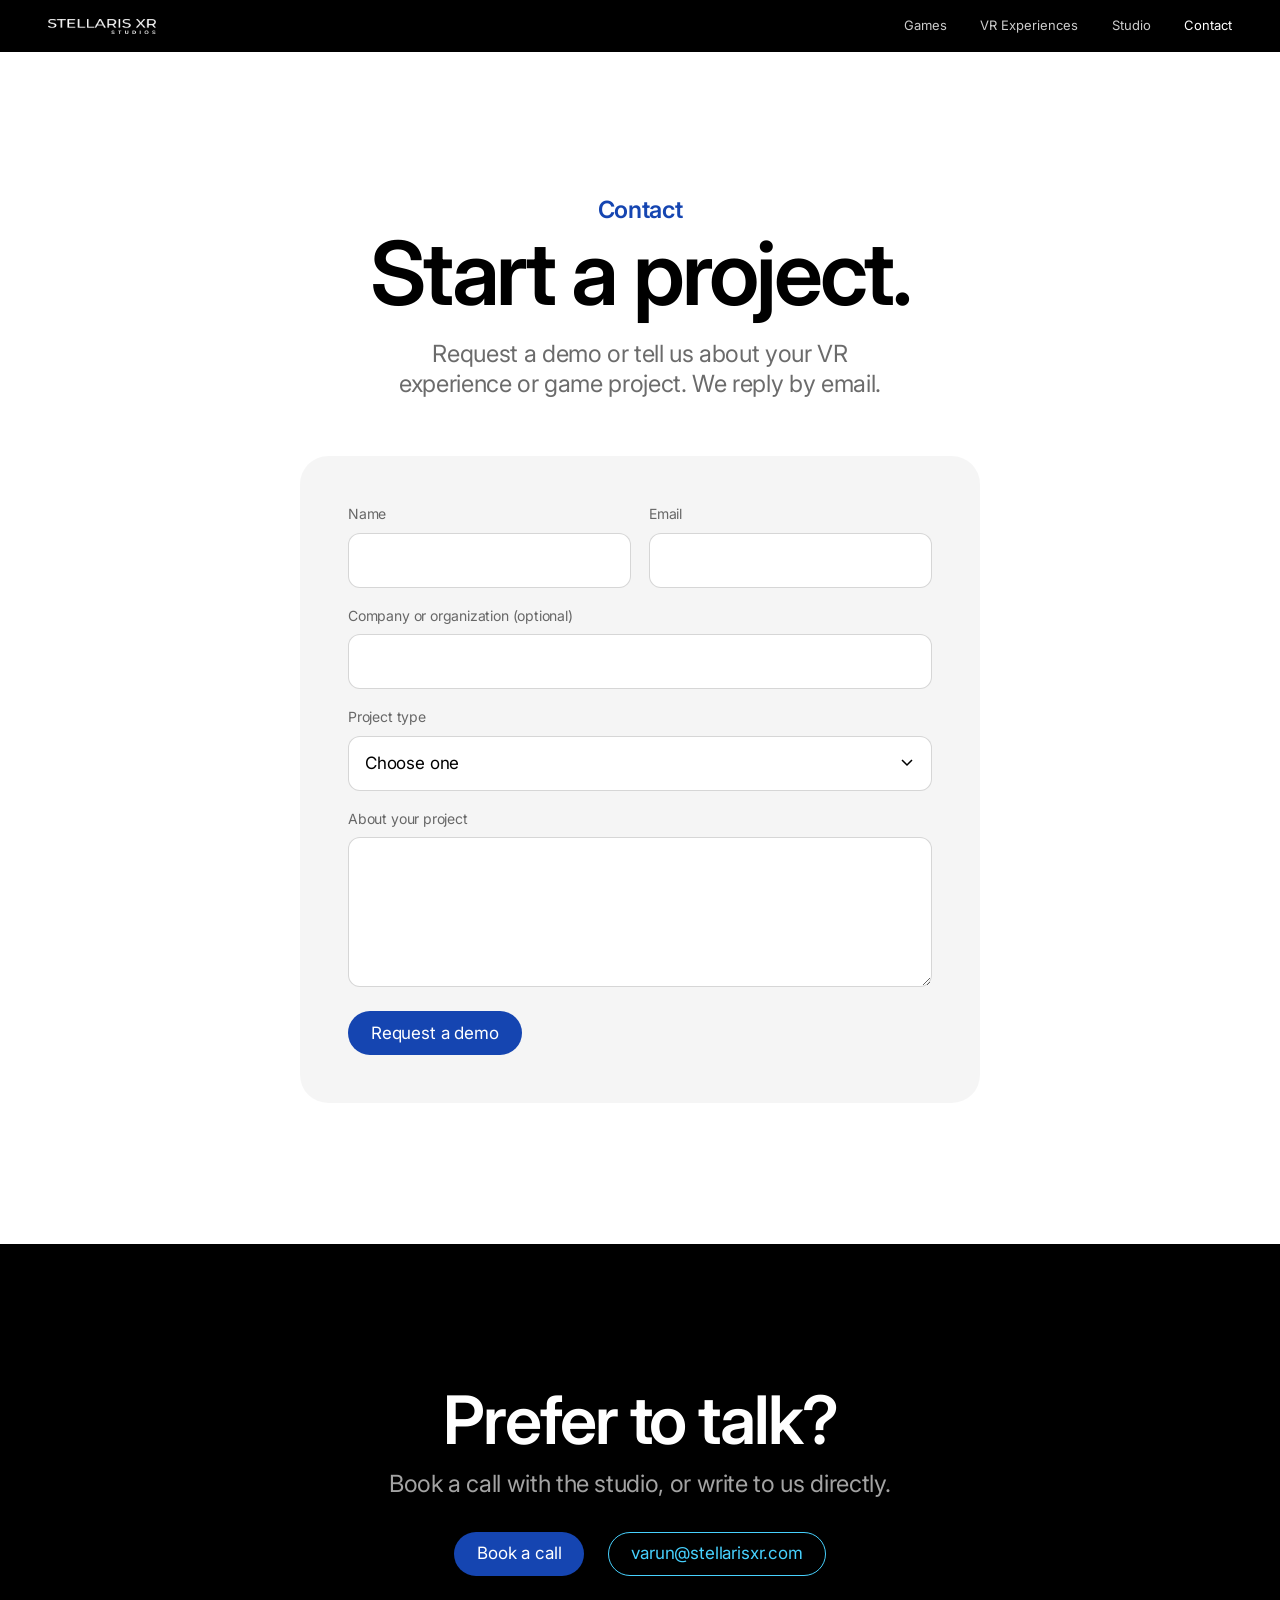
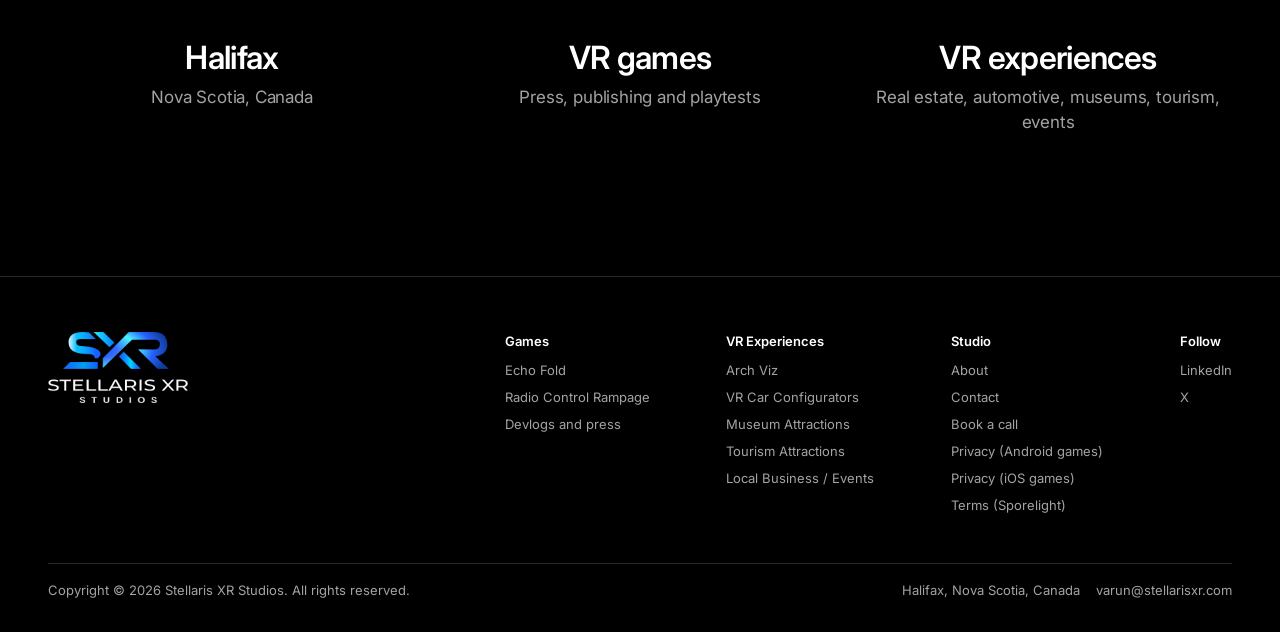
<file: contact.html>
<!DOCTYPE html>
<html lang="en">

<head>
    <meta charset="UTF-8" />
    <meta name="viewport" content="width=device-width, initial-scale=1.0" />

    <title>Contact Stellaris XR Studios | Request an XR Demo</title>
    <meta name="description"
        content="Contact Stellaris XR Studios in Halifax, Canada to request a demo for XR, VR apps, immersive business solutions or cinematic games." />
    <meta name="robots" content="index, follow" />
    <link rel="canonical" href="https://stellarisxr.com/contact.html" />

    <link rel="icon" type="image/png" href="assets/favicon.png" />
    <link rel="apple-touch-icon" href="assets/apple-touch-icon.png" />

    <meta property="og:type" content="website" />
    <meta property="og:title" content="Contact Stellaris XR Studios" />
    <meta property="og:description"
        content="Request a demo for XR experiences, VR apps, immersive business tools and games." />
    <meta property="og:url" content="https://stellarisxr.com/contact.html" />
    <meta property="og:image" content="https://stellarisxr.com/assets/og-image.png" />

    <link href="https://assets.calendly.com/assets/external/widget.css" rel="stylesheet">
    <link rel="preconnect" href="https://fonts.googleapis.com" />
    <link rel="preconnect" href="https://fonts.gstatic.com" crossorigin />
    <link href="https://fonts.googleapis.com/css2?family=Inter:opsz,wght@14..32,400;14..32,600&display=swap" rel="stylesheet" />

    <link rel="stylesheet" href="styles.css" />

    <script type="application/ld+json">
  {
    "@context": "https://schema.org",
    "@type": "Organization",
    "name": "Stellaris XR Studios",
    "url": "https://stellarisxr.com",
    "logo": "https://stellarisxr.com/assets/logo-white.png",
    "description": "XR studio creating immersive VR experiences, business applications and games.",
    "address": {
      "@type": "PostalAddress",
      "addressLocality": "Halifax",
      "addressRegion": "Nova Scotia",
      "addressCountry": "Canada"
    },
    "sameAs": [
      "https://www.linkedin.com/company/stellaris-xr-studios/",
      "https://x.com/StellarisXR"
    ]
  }
</script>
    <script type="application/ld+json">
{
  "@context": "https://schema.org",
  "@type": "ContactPage",
  "name": "Contact Stellaris XR Studios",
  "url": "https://stellarisxr.com/contact.html",
  "description": "Contact Stellaris XR Studios to request a demo for XR, VR apps, immersive business solutions or cinematic games."
}
</script>
</head>

<body>

    <a class="skip-link" href="#main">Skip to content</a>

    <header class="site-header">
        <nav class="nav" aria-label="Main">
            <a href="index.html" class="logo" aria-label="Stellaris XR Studios home">
                <img src="assets/stellaris-wordmark-white-crop.png" alt="Stellaris XR Studios" width="108" height="15" />
            </a>
            <div class="nav-links">
                <a href="games.html">Games</a>
                <div class="dropdown">
                    <button class="dropdown-toggle" aria-expanded="false" aria-haspopup="true">VR Experiences</button>
                    <div class="dropdown-menu">
                        <a href="arch-viz.html">Arch Viz</a>
                        <a href="vr-car-configurators.html">VR Car Configurators</a>
                        <a href="museum-attractions.html">Museum Attractions</a>
                        <a href="tourism-attractions.html">Tourism Attractions</a>
                        <a href="local-business-events.html">Local Business / Events</a>
                    </div>
                </div>
                <a href="about.html">Studio</a>
                <a href="contact.html" aria-current="page">Contact</a>
            </div>
            <button class="mobile-menu-button" aria-expanded="false" aria-controls="mobile-menu" aria-label="Open menu"><span></span></button>
        </nav>
    </header>

    <div class="mobile-menu" id="mobile-menu" aria-hidden="true">
        <button class="mobile-close" aria-label="Close menu"></button>
        <nav aria-label="Mobile">
            <a href="index.html">Home</a>
            <a href="games.html">Games</a>
            <a href="index.html#experiences">VR Experiences</a>
            <a class="sub" href="arch-viz.html">Arch Viz</a>
            <a class="sub" href="vr-car-configurators.html">VR Car Configurators</a>
            <a class="sub" href="museum-attractions.html">Museum Attractions</a>
            <a class="sub" href="tourism-attractions.html">Tourism Attractions</a>
            <a class="sub" href="local-business-events.html">Local Business / Events</a>
            <a href="about.html">Studio</a>
            <a href="contact.html">Contact</a>
        </nav>
        <a href="contact.html#request" class="btn">Request a demo</a>
    </div>

    <main id="main">

        <section class="section light center" id="request">
            <div class="container">
                <div data-reveal>
                    <p class="t-kicker">Contact</p>
                    <h1 class="t-hero">Start a project.</h1>
                    <p class="t-sub fg-2" style="max-width:34ch;margin-top:20px">Request a demo or tell us about your VR experience or game project. We reply by email.</p>
                </div>
                <div class="form-card" data-reveal style="--delay:120ms">
                    <form class="contact-form">
                        <div class="form-row">
                            <div class="field">
                                <label for="cf-name">Name</label>
                                <input id="cf-name" type="text" name="name" autocomplete="name" required />
                            </div>
                            <div class="field">
                                <label for="cf-email">Email</label>
                                <input id="cf-email" type="email" name="email" autocomplete="email" required />
                            </div>
                        </div>
                        <div class="field">
                            <label for="cf-company">Company or organization (optional)</label>
                            <input id="cf-company" type="text" name="company" autocomplete="organization" />
                        </div>
                        <div class="field">
                            <label for="cf-service">Project type</label>
                            <select id="cf-service" name="service" required>
                                <option value="">Choose one</option>
                                <option value="Arch Viz">Arch Viz</option>
                                <option value="VR Car Configurator">VR Car Configurator</option>
                                <option value="Museum Attraction">Museum Attraction</option>
                                <option value="Tourism Attraction">Tourism Attraction</option>
                                <option value="Local Business / Event">Local Business / Event</option>
                                <option value="Games">Games</option>
                                <option value="Other">Other</option>
                            </select>
                        </div>
                        <div class="field">
                            <label for="cf-message">About your project</label>
                            <textarea id="cf-message" name="message" required></textarea>
                        </div>
                        <div class="trap" aria-hidden="true">
                            <label for="cf-website">Leave this empty</label>
                            <input id="cf-website" type="text" name="website" tabindex="-1" autocomplete="off" />
                        </div>
                        <div class="form-foot">
                            <button type="submit" class="btn">Request a demo</button>
                            <p class="form-status" role="status" aria-live="polite"></p>
                        </div>
                    </form>
                </div>
            </div>
        </section>

        <section class="section dark center">
            <div class="container" data-reveal>
                <h2 class="t-h1">Prefer to talk?</h2>
                <p class="t-sub fg-2" style="max-width:34ch;margin-top:14px">Book a call with the studio, or write to us directly.</p>
                <div class="actions">
                    <a href="https://cal.com/stellarisxr/consultation" class="btn" data-schedule target="_blank" rel="noopener">Book a call</a>
                    <a href="mailto:varun@stellarisxr.com" class="btn ghost">varun@stellarisxr.com</a>
                </div>
                <div class="specs">
                    <div><p class="spec-value">Halifax</p><p class="spec-label">Nova Scotia, Canada</p></div>
                    <div><p class="spec-value">VR games</p><p class="spec-label">Press, publishing and playtests</p></div>
                    <div><p class="spec-value">VR experiences</p><p class="spec-label">Real estate, automotive, museums, tourism, events</p></div>
                </div>
            </div>
        </section>

    </main>

    <footer class="footer">
        <div class="container">
            <div class="footer-top">
                <img class="footer-logo" src="assets/logo-white-crop.png" alt="Stellaris XR Studios" width="800" height="408" loading="lazy" />
                <div class="footer-cols">
                    <div>
                        <h2>Games</h2>
                        <ul>
                            <li><a href="games.html#echo-fold">Echo Fold</a></li>
                            <li><a href="games.html#rc-rampage">Radio Control Rampage</a></li>
                            <li><a href="games.html#news">Devlogs and press</a></li>
                        </ul>
                    </div>
                    <div>
                        <h2>VR Experiences</h2>
                        <ul>
                        <li><a href="arch-viz.html">Arch Viz</a></li>
                        <li><a href="vr-car-configurators.html">VR Car Configurators</a></li>
                        <li><a href="museum-attractions.html">Museum Attractions</a></li>
                        <li><a href="tourism-attractions.html">Tourism Attractions</a></li>
                        <li><a href="local-business-events.html">Local Business / Events</a></li>
                        </ul>
                    </div>
                    <div>
                        <h2>Studio</h2>
                        <ul>
                            <li><a href="about.html">About</a></li>
                            <li><a href="contact.html">Contact</a></li>
                            <li><a href="https://cal.com/stellarisxr/consultation" data-schedule target="_blank" rel="noopener">Book a call</a></li>
                            <li><a href="privacy-android.html">Privacy (Android games)</a></li>
                            <li><a href="privacy-ios.html">Privacy (iOS games)</a></li>
                            <li><a href="sporelight-terms.html">Terms (Sporelight)</a></li>
                        </ul>
                    </div>
                    <div>
                        <h2>Follow</h2>
                        <ul>
                            <li><a href="https://www.linkedin.com/company/stellaris-xr-studios/" target="_blank" rel="noopener noreferrer">LinkedIn</a></li>
                            <li><a href="https://x.com/StellarisXR" target="_blank" rel="noopener noreferrer">X</a></li>
                        </ul>
                    </div>
                </div>
            </div>
            <div class="footer-bottom">
                <p>Copyright &copy; 2026 Stellaris XR Studios. All rights reserved.</p>
                <p>Halifax, Nova Scotia, Canada &nbsp;&nbsp; <a href="mailto:varun@stellarisxr.com">varun@stellarisxr.com</a></p>
            </div>
        </div>
    </footer>

    <script src="https://assets.calendly.com/assets/external/widget.js" async></script>
    <script src="script.js"></script>
</body>

</html>
</file>
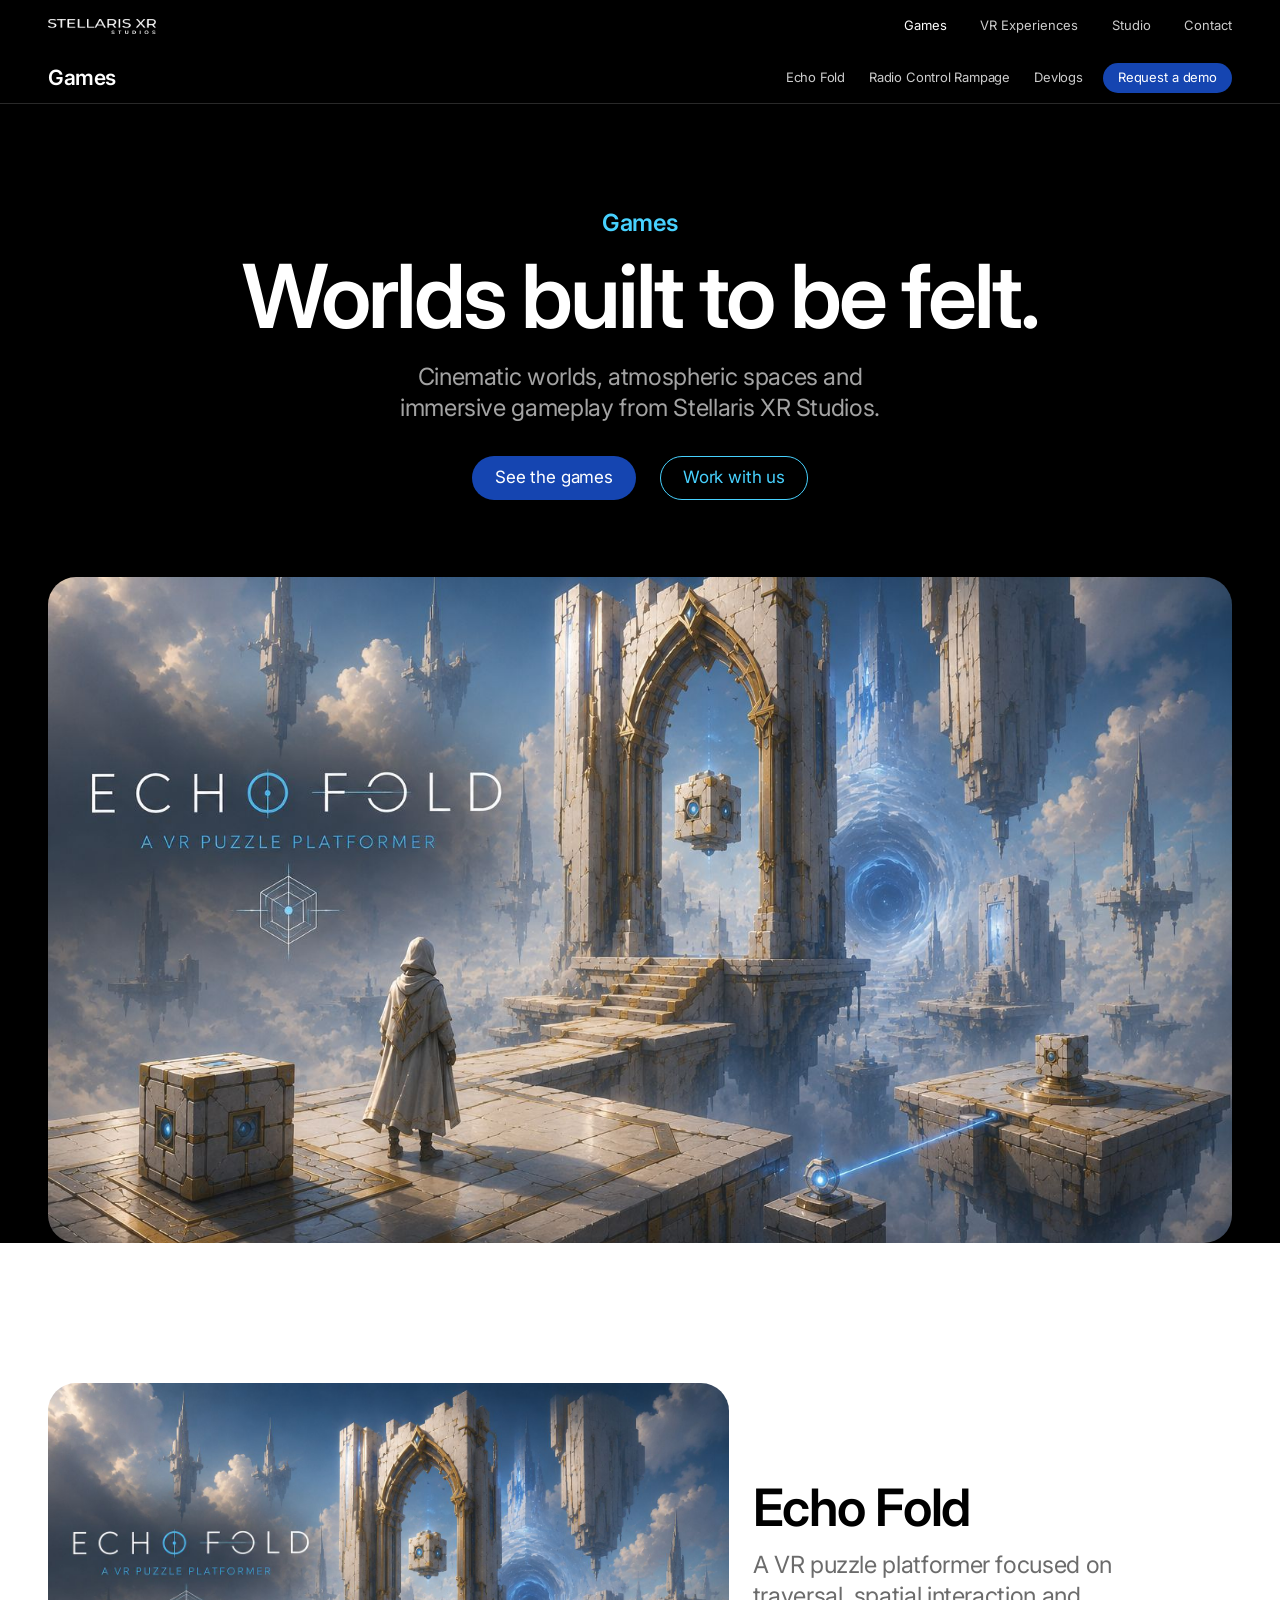
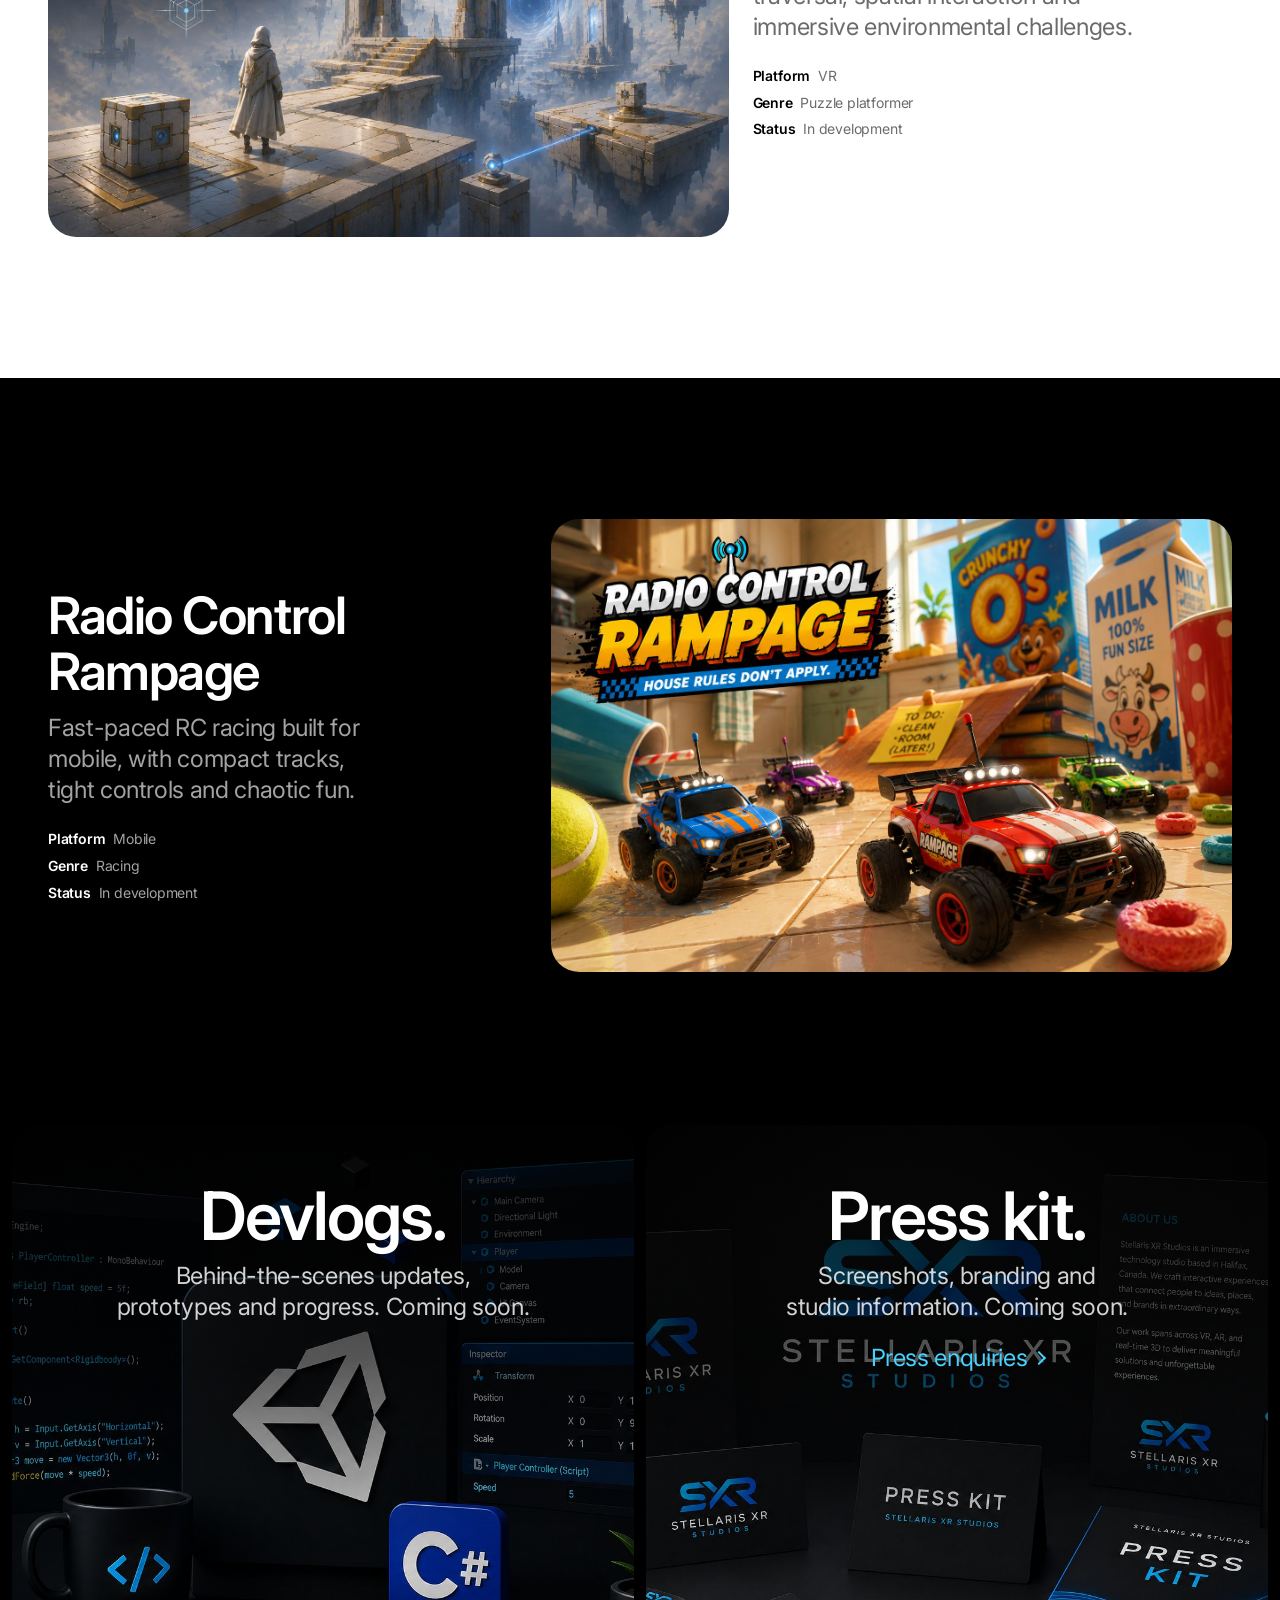
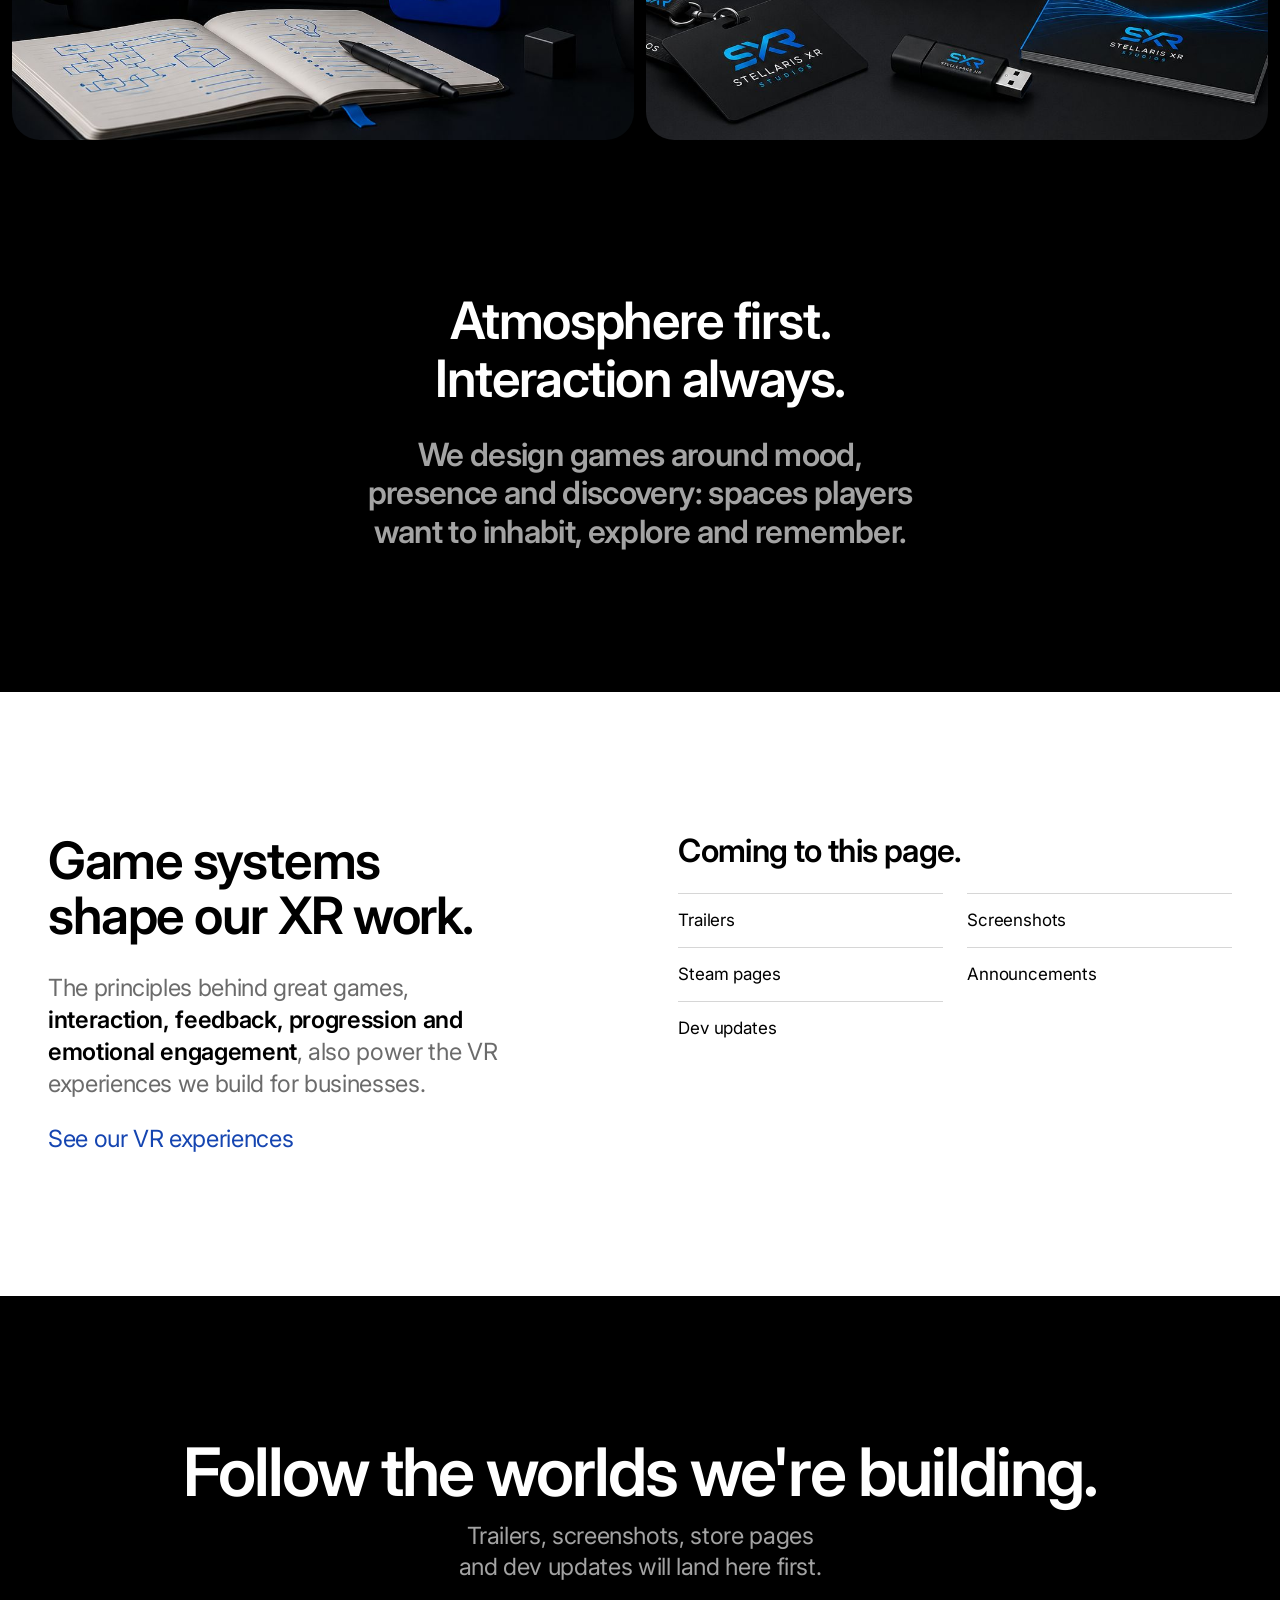
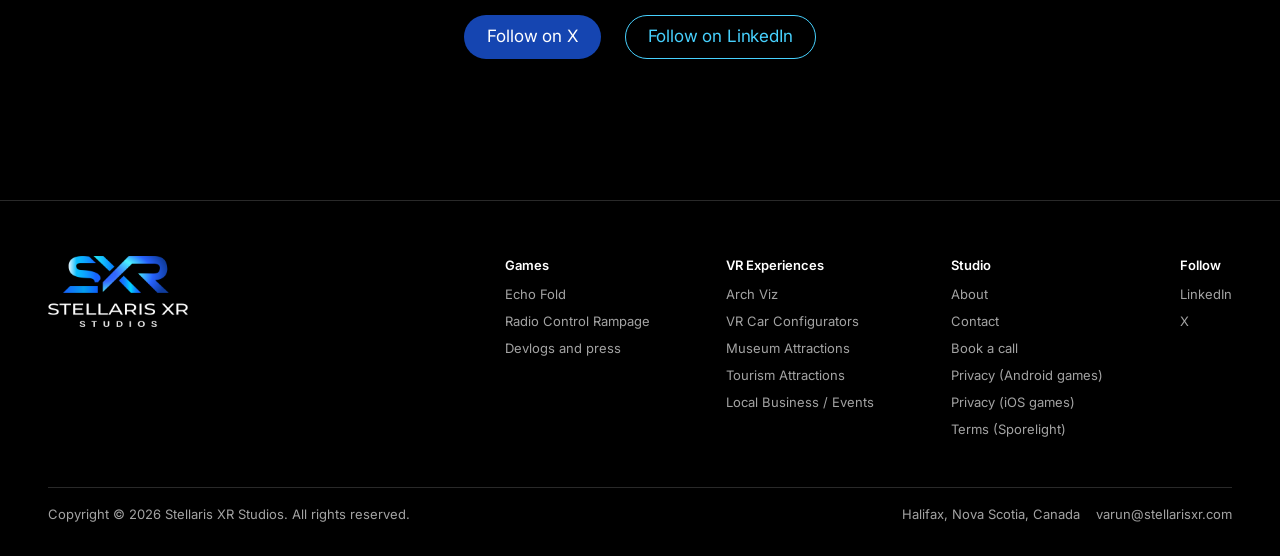
<file: games.html>
<!DOCTYPE html>
<html lang="en">

<head>
    <meta charset="UTF-8" />
    <meta name="viewport" content="width=device-width, initial-scale=1.0" />

    <title>Games | Stellaris XR Studios</title>
    <meta name="description"
        content="Cinematic games and immersive interactive worlds by Stellaris XR Studios, a Halifax-based XR and game studio." />
    <meta name="robots" content="index, follow" />
    <link rel="canonical" href="https://stellarisxr.com/games.html" />

    <link rel="icon" type="image/png" href="assets/favicon.png" />
    <link rel="apple-touch-icon" href="assets/apple-touch-icon.png" />

    <meta property="og:type" content="website" />
    <meta property="og:title" content="Games | Stellaris XR Studios" />
    <meta property="og:description"
        content="Cinematic games and immersive interactive worlds from Stellaris XR Studios." />
    <meta property="og:url" content="https://stellarisxr.com/games.html" />
    <meta property="og:image" content="https://stellarisxr.com/assets/og-image.png" />

    <link rel="preconnect" href="https://fonts.googleapis.com" />
    <link rel="preconnect" href="https://fonts.gstatic.com" crossorigin />
    <link href="https://fonts.googleapis.com/css2?family=Inter:opsz,wght@14..32,400;14..32,600&display=swap" rel="stylesheet" />

    <link rel="stylesheet" href="styles.css" />
    <link href="https://assets.calendly.com/assets/external/widget.css" rel="stylesheet">

    <script type="application/ld+json">
  {
    "@context": "https://schema.org",
    "@type": "Organization",
    "name": "Stellaris XR Studios",
    "url": "https://stellarisxr.com",
    "logo": "https://stellarisxr.com/assets/logo-white.png",
    "description": "XR studio creating immersive VR experiences, business applications and games.",
    "address": {
      "@type": "PostalAddress",
      "addressLocality": "Halifax",
      "addressRegion": "Nova Scotia",
      "addressCountry": "Canada"
    },
    "sameAs": [
      "https://www.linkedin.com/company/stellaris-xr-studios/",
      "https://x.com/StellarisXR"
    ]
  }
  </script>
    <script type="application/ld+json">
{
  "@context": "https://schema.org",
  "@type": "VideoGame",
  "name": "Games by Stellaris XR Studios",
  "url": "https://stellarisxr.com/games.html",
  "description": "Cinematic games and immersive interactive worlds by Stellaris XR Studios.",
  "publisher": {
    "@type": "Organization",
    "name": "Stellaris XR Studios"
  },
  "genre": [
    "Cinematic",
    "Interactive",
    "Immersive"
  ]
}
</script>
</head>

<body>

    <a class="skip-link" href="#main">Skip to content</a>

    <header class="site-header">
        <nav class="nav" aria-label="Main">
            <a href="index.html" class="logo" aria-label="Stellaris XR Studios home">
                <img src="assets/stellaris-wordmark-white-crop.png" alt="Stellaris XR Studios" width="108" height="15" />
            </a>
            <div class="nav-links">
                <a href="games.html" aria-current="page">Games</a>
                <div class="dropdown">
                    <button class="dropdown-toggle" aria-expanded="false" aria-haspopup="true">VR Experiences</button>
                    <div class="dropdown-menu">
                        <a href="arch-viz.html">Arch Viz</a>
                        <a href="vr-car-configurators.html">VR Car Configurators</a>
                        <a href="museum-attractions.html">Museum Attractions</a>
                        <a href="tourism-attractions.html">Tourism Attractions</a>
                        <a href="local-business-events.html">Local Business / Events</a>
                    </div>
                </div>
                <a href="about.html">Studio</a>
                <a href="contact.html">Contact</a>
            </div>
            <button class="mobile-menu-button" aria-expanded="false" aria-controls="mobile-menu" aria-label="Open menu"><span></span></button>
        </nav>
    </header>

    <div class="mobile-menu" id="mobile-menu" aria-hidden="true">
        <button class="mobile-close" aria-label="Close menu"></button>
        <nav aria-label="Mobile">
            <a href="index.html">Home</a>
            <a href="games.html">Games</a>
            <a href="index.html#experiences">VR Experiences</a>
            <a class="sub" href="arch-viz.html">Arch Viz</a>
            <a class="sub" href="vr-car-configurators.html">VR Car Configurators</a>
            <a class="sub" href="museum-attractions.html">Museum Attractions</a>
            <a class="sub" href="tourism-attractions.html">Tourism Attractions</a>
            <a class="sub" href="local-business-events.html">Local Business / Events</a>
            <a href="about.html">Studio</a>
            <a href="contact.html">Contact</a>
        </nav>
        <a href="contact.html#request" class="btn">Request a demo</a>
    </div>

    <main id="main">

        <nav class="local-nav" aria-label="Games">
            <div class="container">
                <span class="local-title">Games</span>
                <div class="local-links">
                    <a href="#echo-fold">Echo Fold</a>
                    <a href="#rc-rampage">Radio Control Rampage</a>
                    <a href="#news">Devlogs</a>
                </div>
                <a href="contact.html#request" class="btn small">Request a demo</a>
            </div>
        </nav>

        <section class="section dark p-hero">
            <div class="container">
                <div data-reveal>
                    <p class="t-kicker">Games</p>
                    <h1 class="t-hero">Worlds built to be felt.</h1>
                    <p class="t-sub">Cinematic worlds, atmospheric spaces and immersive gameplay from Stellaris XR Studios.</p>
                    <div class="actions">
                    <a href="#echo-fold" class="btn">See the games</a>
                    <a href="contact.html" class="btn ghost">Work with us</a>
                    </div>
                </div>
                <div class="p-hero-media" data-reveal style="--delay:150ms">
                    <video data-loop muted loop playsinline preload="metadata" poster="assets/echo-fold.jpg" aria-label="Echo Fold gameplay captured in a headset"><source src="assets/hero3.mp4" type="video/mp4"></video>
                </div>
            </div>
        </section>

        <section class="section light" id="echo-fold">
            <div class="container game">
                <div class="game-media" data-reveal>
                    <img src="assets/echo-fold.jpg" alt="Echo Fold: a hooded figure among floating stone ruins" width="1536" height="1024" loading="lazy" />
                </div>
                <div class="game-text" data-reveal style="--delay:120ms">
                    <h2 class="t-h2">Echo Fold</h2>
                    <p class="t-sub">A VR puzzle platformer focused on traversal, spatial interaction and immersive environmental challenges.</p>
                    <div class="game-meta">
                        <span><b>Platform</b>&nbsp;&nbsp;VR</span>
                        <span><b>Genre</b>&nbsp;&nbsp;Puzzle platformer</span>
                        <span><b>Status</b>&nbsp;&nbsp;In development</span>
                    </div>
                </div>
            </div>
        </section>

        <section class="section dark" id="rc-rampage">
            <div class="container game flip">
                <div class="game-media" data-reveal>
                    <img src="assets/rc-rampage.jpg" alt="Radio Control Rampage: RC cars racing across a kitchen table" width="1536" height="1024" loading="lazy" />
                </div>
                <div class="game-text" data-reveal style="--delay:120ms">
                    <h2 class="t-h2">Radio Control Rampage</h2>
                    <p class="t-sub">Fast-paced RC racing built for mobile, with compact tracks, tight controls and chaotic fun.</p>
                    <div class="game-meta">
                        <span><b>Platform</b>&nbsp;&nbsp;Mobile</span>
                        <span><b>Genre</b>&nbsp;&nbsp;Racing</span>
                        <span><b>Status</b>&nbsp;&nbsp;In development</span>
                    </div>
                </div>
            </div>
        </section>

        <section class="dark" id="news">
            <div class="duo">
                <div class="duo-tile on-image" data-reveal>
                    <div class="duo-bg"><img src="assets/devlogs.jpg" alt="A game development workspace with Unity and code" width="1536" height="1024" loading="lazy" /></div>
                    <h2 class="t-h1">Devlogs.</h2>
                    <p class="t-sub">Behind-the-scenes updates, prototypes and progress. Coming soon.</p>
                </div>
                <div class="duo-tile on-image" data-reveal style="--delay:120ms">
                    <div class="duo-bg"><img src="assets/press-kit.jpg" alt="Stellaris XR Studios press kit materials" width="1536" height="1024" loading="lazy" /></div>
                    <h2 class="t-h1">Press kit.</h2>
                    <p class="t-sub">Screenshots, branding and studio information. Coming soon.</p>
                    <div class="actions"><a href="mailto:varun@stellarisxr.com" class="more">Press enquiries</a></div>
                </div>
            </div>
        </section>

        <section class="section dark center">
            <div class="container">
                <h2 class="statement" data-reveal>Atmosphere first. Interaction always.</h2>
                <p class="statement-dim" data-reveal style="--delay:100ms">We design games around mood, presence and discovery: spaces players want to inhabit, explore and remember.</p>
            </div>
        </section>

        <section class="section light">
            <div class="container split">
                <div data-reveal>
                    <h2 class="t-h2">Game systems shape our XR work.</h2>
                    <div class="prose" style="margin-top:28px">
                        <p>The principles behind great games, <strong>interaction, feedback, progression and emotional engagement</strong>, also power the VR experiences we build for businesses.</p>
                        <p><a class="inline-link" href="index.html#experiences">See our VR experiences</a></p>
                    </div>
                </div>
                <div data-reveal style="--delay:120ms">
                    <h3 class="t-h3">Coming to this page.</h3>
                    <ul class="for-list">
                        <li>Trailers</li>
                        <li>Screenshots</li>
                        <li>Steam pages</li>
                        <li>Announcements</li>
                        <li>Dev updates</li>
                    </ul>
                </div>
            </div>
        </section>

        <section class="section dark center cta">
            <div class="container" data-reveal>
                <h2 class="t-h1">Follow the worlds we&#x27;re building.</h2>
                <p class="t-sub">Trailers, screenshots, store pages and dev updates will land here first.</p>
                <div class="actions">
                    <a href="https://x.com/StellarisXR" class="btn" target="_blank" rel="noopener noreferrer">Follow on X</a>
                    <a href="https://www.linkedin.com/company/stellaris-xr-studios/" class="btn ghost" target="_blank" rel="noopener noreferrer">Follow on LinkedIn</a>
                </div>
            </div>
        </section>

    </main>

    <footer class="footer">
        <div class="container">
            <div class="footer-top">
                <img class="footer-logo" src="assets/logo-white-crop.png" alt="Stellaris XR Studios" width="800" height="408" loading="lazy" />
                <div class="footer-cols">
                    <div>
                        <h2>Games</h2>
                        <ul>
                            <li><a href="games.html#echo-fold">Echo Fold</a></li>
                            <li><a href="games.html#rc-rampage">Radio Control Rampage</a></li>
                            <li><a href="games.html#news">Devlogs and press</a></li>
                        </ul>
                    </div>
                    <div>
                        <h2>VR Experiences</h2>
                        <ul>
                        <li><a href="arch-viz.html">Arch Viz</a></li>
                        <li><a href="vr-car-configurators.html">VR Car Configurators</a></li>
                        <li><a href="museum-attractions.html">Museum Attractions</a></li>
                        <li><a href="tourism-attractions.html">Tourism Attractions</a></li>
                        <li><a href="local-business-events.html">Local Business / Events</a></li>
                        </ul>
                    </div>
                    <div>
                        <h2>Studio</h2>
                        <ul>
                            <li><a href="about.html">About</a></li>
                            <li><a href="contact.html">Contact</a></li>
                            <li><a href="https://cal.com/stellarisxr/consultation" data-schedule target="_blank" rel="noopener">Book a call</a></li>
                            <li><a href="privacy-android.html">Privacy (Android games)</a></li>
                            <li><a href="privacy-ios.html">Privacy (iOS games)</a></li>
                            <li><a href="sporelight-terms.html">Terms (Sporelight)</a></li>
                        </ul>
                    </div>
                    <div>
                        <h2>Follow</h2>
                        <ul>
                            <li><a href="https://www.linkedin.com/company/stellaris-xr-studios/" target="_blank" rel="noopener noreferrer">LinkedIn</a></li>
                            <li><a href="https://x.com/StellarisXR" target="_blank" rel="noopener noreferrer">X</a></li>
                        </ul>
                    </div>
                </div>
            </div>
            <div class="footer-bottom">
                <p>Copyright &copy; 2026 Stellaris XR Studios. All rights reserved.</p>
                <p>Halifax, Nova Scotia, Canada &nbsp;&nbsp; <a href="mailto:varun@stellarisxr.com">varun@stellarisxr.com</a></p>
            </div>
        </div>
    </footer>

    <script src="https://assets.calendly.com/assets/external/widget.js" async></script>
    <script src="script.js"></script>
</body>

</html>
</file>
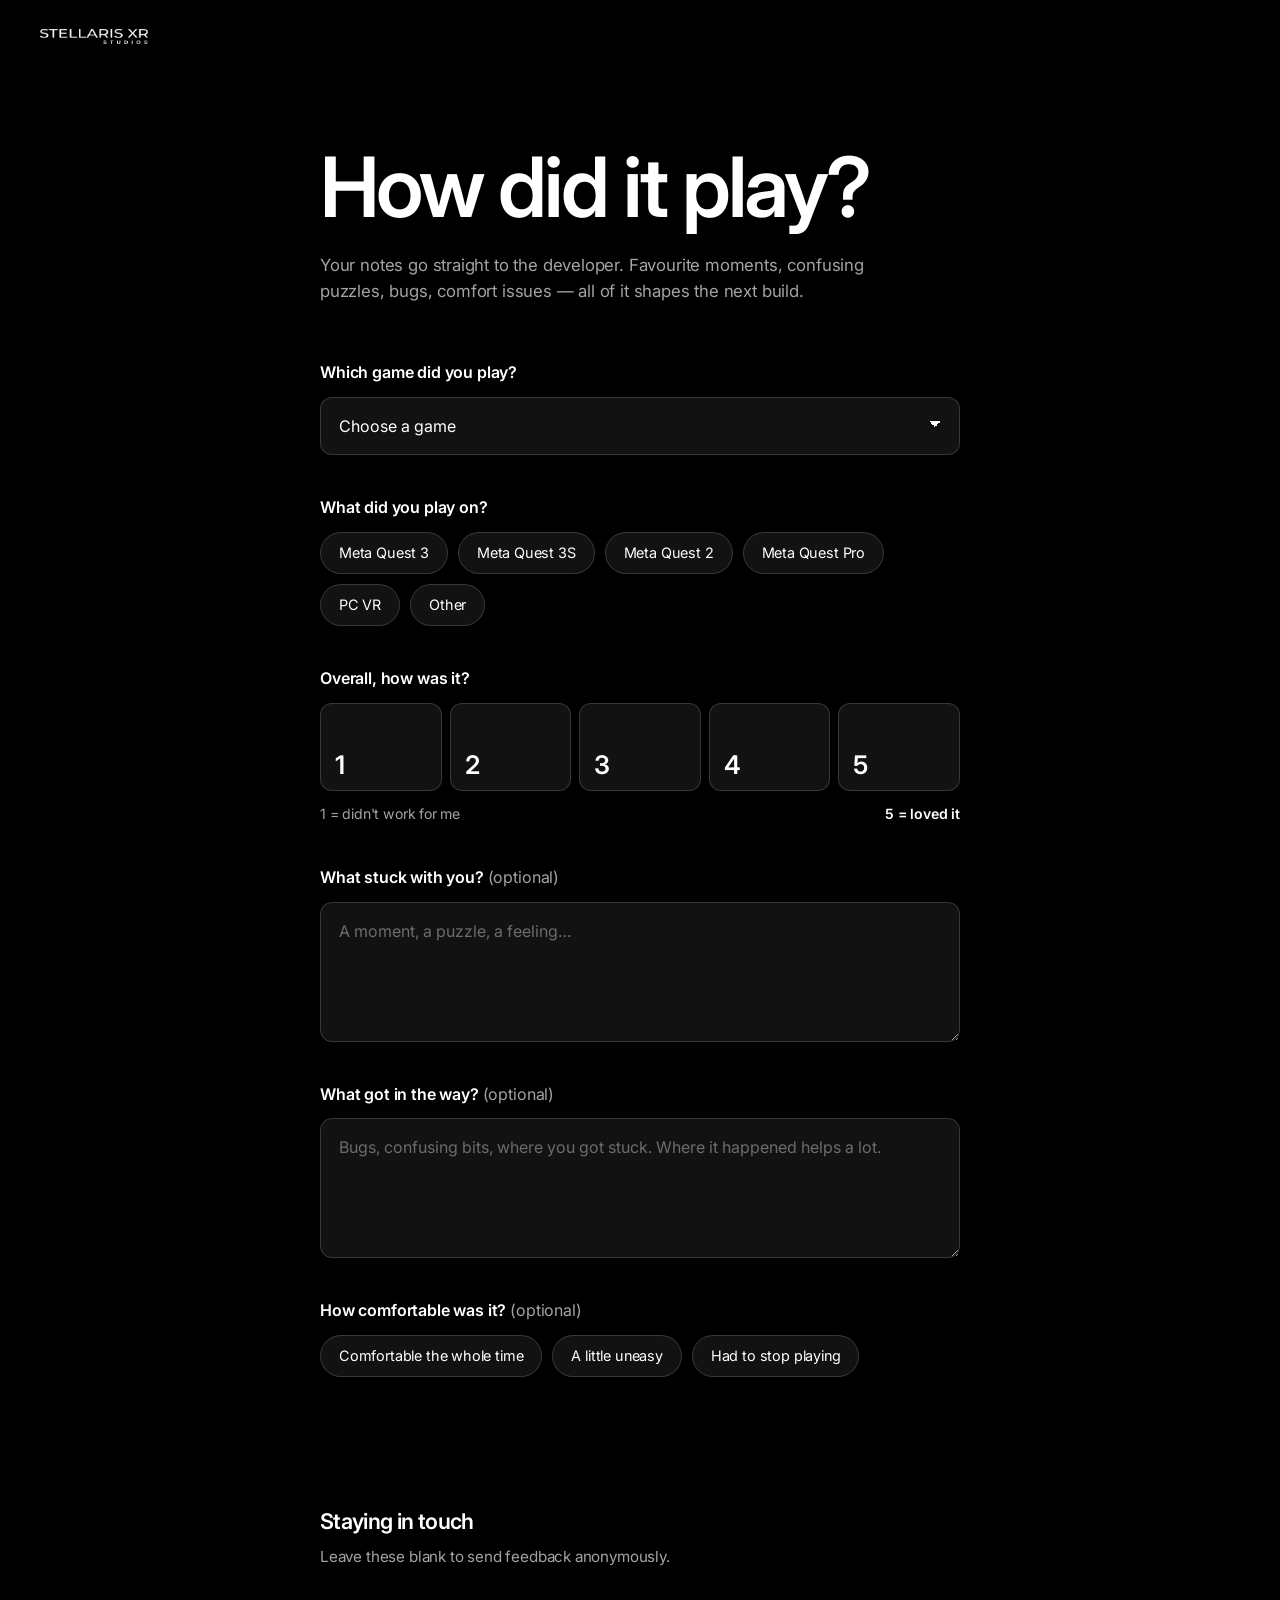
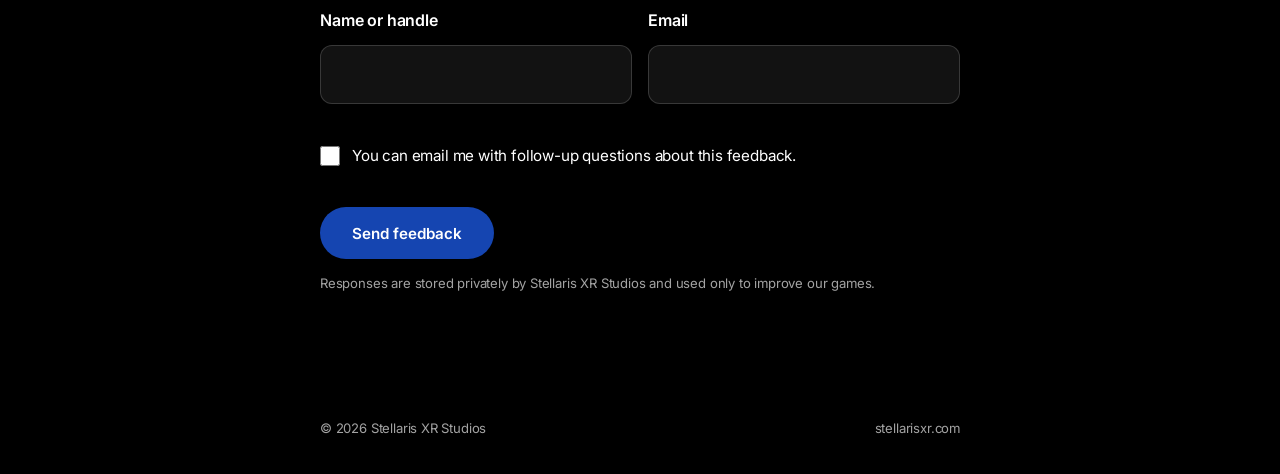
<file: player-feedback.html>
<!DOCTYPE html>
<html lang="en">

<head>
    <meta charset="UTF-8" />
    <meta name="viewport" content="width=device-width, initial-scale=1.0" />

    <!--
        UNLISTED PAGE
        - Reachable only by direct link. Do not link to it from any page.
        - Do NOT add it to sitemap.xml.
        - Do NOT add it to robots.txt (a Disallow line would stop Google from
          reading the noindex tag below, and would publicly list the URL).
    -->
    <meta name="robots" content="noindex, nofollow, noarchive, nosnippet" />
    <meta name="googlebot" content="noindex, nofollow" />

    <title>Player Feedback | Stellaris XR Studios</title>
    <meta name="description" content="Share feedback on a Stellaris XR Studios game." />
    <meta name="theme-color" content="#000000" />

    <!-- FAVICONS -->
    <link rel="icon" type="image/png" href="assets/favicon.png" />
    <link rel="apple-touch-icon" href="assets/apple-touch-icon.png" />

    <!-- LINK PREVIEWS (Discord, Slack, messages). These do not cause indexing. -->
    <meta property="og:type" content="website" />
    <meta property="og:title" content="Player Feedback | Stellaris XR Studios" />
    <meta property="og:description" content="Played one of our games? Tell us how it went." />
    <meta property="og:image" content="https://stellarisxr.com/assets/og-image.jpg" />
    <meta name="twitter:card" content="summary_large_image" />

    <!-- FONT -->
    <link rel="preconnect" href="https://fonts.googleapis.com" />
    <link rel="preconnect" href="https://fonts.gstatic.com" crossorigin />
    <link href="https://fonts.googleapis.com/css2?family=Inter:opsz,wght@14..32,400;14..32,600&display=swap" rel="stylesheet" />

    <style>
        :root {
            --black: #000000;
            --white: #ffffff;
            --cyan: #47d1fe;
            --blue: #1545b1;
            --muted: #a9b1bb;
            --field: rgba(255, 255, 255, 0.06);
            --field-hover: rgba(255, 255, 255, 0.09);
            --border: rgba(255, 255, 255, 0.14);
            --error: #ff8a8a;
            --gradient: linear-gradient(135deg, #47d1fe 0%, #1d7dff 45%, #1545b1 100%);
            --ease: cubic-bezier(0.22, 1, 0.36, 1);
            --column: 640px;
        }

        *,
        *::before,
        *::after {
            box-sizing: border-box;
            margin: 0;
            padding: 0;
        }

        body {
            font-family: Inter, -apple-system, BlinkMacSystemFont, "Segoe UI", sans-serif;
            background:
                radial-gradient(900px 520px at 85% -10%, rgba(71, 209, 254, 0.14), transparent 60%),
                radial-gradient(700px 480px at -10% 110%, rgba(21, 69, 177, 0.18), transparent 60%),
                var(--black);
            background-attachment: fixed;
            color: var(--white);
            line-height: 1.55;
            min-height: 100vh;
            display: flex;
            flex-direction: column;
        }

        img {
            max-width: 100%;
            display: block;
        }

        a {
            color: inherit;
        }

        button,
        input,
        select,
        textarea {
            font: inherit;
            color: inherit;
        }

        /* Author display rules (grid/flex) would otherwise override [hidden] */
        [hidden] {
            display: none !important;
        }

        .visually-hidden {
            position: absolute !important;
            width: 1px;
            height: 1px;
            overflow: hidden;
            clip: rect(0 0 0 0);
            white-space: nowrap;
        }

        /* ---------- Header ---------- */

        .fb-header {
            width: min(100% - 48px, 1200px);
            margin: 0 auto;
            height: 72px;
            display: flex;
            align-items: center;
        }

        .fb-logo img {
            height: 100px;
            width: auto;
        }

        /* ---------- Layout ---------- */

        .fb-main {
            flex: 1;
            width: min(100% - 48px, var(--column));
            margin: 0 auto;
            padding: 72px 0 96px;
        }

        .fb-title {
            font-size: clamp(2.8rem, 10vw, 5.2rem);
            line-height: 0.95;
            letter-spacing: -0.06em;
            font-weight: 600;
        }

        .fb-lede {
            margin-top: 22px;
            max-width: 52ch;
            color: var(--muted);
            font-size: 1.05rem;
        }

        /* ---------- Form ---------- */

        .fb-form {
            margin-top: 56px;
            display: grid;
            gap: 40px;
        }

        .fb-notice {
            padding: 14px 18px;
            border-radius: 16px;
            border: 1px dashed rgba(255, 196, 87, 0.6);
            background: rgba(255, 196, 87, 0.08);
            color: #ffd98f;
            font-size: 0.9rem;
        }

        .fb-field {
            display: grid;
            gap: 12px;
            border: 0;
            min-width: 0;
        }

        .fb-label {
            font-size: 1rem;
            font-weight: 600;
            letter-spacing: -0.01em;
        }

        /* Legends sit outside the fieldset's grid, so space them manually */
        legend.fb-label {
            margin-bottom: 12px;
        }

        .fb-hint {
            font-weight: 400;
            color: var(--muted);
        }

        .fb-input,
        .fb-select,
        .fb-textarea {
            width: 100%;
            padding: 16px 18px;
            border-radius: 16px;
            border: 1px solid var(--border);
            background-color: var(--field);
            color: var(--white);
            outline: none;
            transition: border-color 0.2s var(--ease), background-color 0.2s var(--ease);
        }

        .fb-input:hover,
        .fb-select:hover,
        .fb-textarea:hover {
            background-color: var(--field-hover);
        }

        .fb-input:focus-visible,
        .fb-select:focus-visible,
        .fb-textarea:focus-visible {
            border-color: var(--cyan);
            box-shadow: 0 0 0 3px rgba(71, 209, 254, 0.2);
        }

        .fb-input::placeholder,
        .fb-textarea::placeholder {
            color: rgba(255, 255, 255, 0.38);
        }

        .fb-textarea {
            min-height: 140px;
            resize: vertical;
        }

        .fb-select {
            appearance: none;
            -webkit-appearance: none;
            cursor: pointer;
            background-image:
                linear-gradient(45deg, transparent 50%, var(--white) 50%),
                linear-gradient(135deg, var(--white) 50%, transparent 50%);
            background-position:
                calc(100% - 24px) calc(50% - 2px),
                calc(100% - 18px) calc(50% - 2px);
            background-size: 6px 6px, 6px 6px;
            background-repeat: no-repeat;
            padding-right: 48px;
        }

        .fb-select option {
            background: #111111;
            color: var(--white);
        }

        [aria-invalid="true"] {
            border-color: var(--error) !important;
        }

        .fb-error {
            color: var(--error);
            font-size: 0.88rem;
            min-height: 0;
        }

        .fb-error:empty {
            display: none;
        }

        /* Chip-style radios */

        .fb-chips {
            display: flex;
            flex-wrap: wrap;
            gap: 10px;
        }

        .fb-chip {
            position: relative;
            cursor: pointer;
        }

        .fb-chip input {
            position: absolute;
            opacity: 0;
            inset: 0;
            cursor: pointer;
        }

        .fb-chip span {
            display: inline-flex;
            align-items: center;
            min-height: 42px;
            padding: 0 18px;
            border-radius: 999px;
            border: 1px solid var(--border);
            background: var(--field);
            font-size: 0.9rem;
            transition: background 0.2s var(--ease), border-color 0.2s var(--ease);
        }

        .fb-chip:hover span {
            background: var(--field-hover);
        }

        .fb-chip input:checked+span {
            border-color: var(--cyan);
            background: rgba(71, 209, 254, 0.14);
        }

        .fb-chip input:focus-visible+span {
            box-shadow: 0 0 0 3px rgba(71, 209, 254, 0.35);
        }

        .fb-chips.is-invalid .fb-chip span {
            border-color: rgba(255, 138, 138, 0.55);
        }

        /* Rating meter — the one bold moment on the page */

        .fb-scale {
            display: grid;
            grid-template-columns: repeat(5, 1fr);
            gap: 8px;
        }

        .fb-seg {
            position: relative;
            cursor: pointer;
        }

        .fb-seg input {
            position: absolute;
            opacity: 0;
            inset: 0;
            cursor: pointer;
        }

        .fb-seg span {
            display: flex;
            align-items: flex-end;
            justify-content: flex-start;
            height: 88px;
            padding: 12px 14px;
            border-radius: 14px;
            border: 1px solid var(--border);
            background: var(--field);
            font-size: 1.6rem;
            font-weight: 600;
            letter-spacing: -0.04em;
            line-height: 1;
            transition: background 0.25s var(--ease), border-color 0.25s var(--ease), color 0.25s var(--ease);
        }

        .fb-seg:hover span {
            background: var(--field-hover);
        }

        .fb-seg.is-filled span {
            background: var(--gradient);
            background-size: 500% 100%;
            border-color: transparent;
        }

        /* Each filled segment shows its own slice of one continuous gradient */
        .fb-seg:nth-child(1).is-filled span {
            background-position: 0% 0;
        }

        .fb-seg:nth-child(2).is-filled span {
            background-position: 25% 0;
        }

        .fb-seg:nth-child(3).is-filled span {
            background-position: 50% 0;
        }

        .fb-seg:nth-child(4).is-filled span {
            background-position: 75% 0;
        }

        .fb-seg:nth-child(5).is-filled span {
            background-position: 100% 0;
        }

        .fb-seg input:focus-visible+span {
            box-shadow: 0 0 0 3px rgba(71, 209, 254, 0.45);
        }

        .fb-scale.is-invalid .fb-seg span {
            border-color: rgba(255, 138, 138, 0.55);
        }

        .fb-scale-readout {
            display: flex;
            justify-content: space-between;
            color: var(--muted);
            font-size: 0.88rem;
        }

        .fb-scale-readout strong {
            color: var(--white);
            font-weight: 600;
        }

        /* Checkbox */

        .fb-check {
            display: flex;
            gap: 12px;
            align-items: flex-start;
            cursor: pointer;
            font-size: 0.95rem;
        }

        .fb-check input {
            width: 20px;
            height: 20px;
            margin-top: 2px;
            accent-color: var(--cyan);
            flex-shrink: 0;
            cursor: pointer;
        }

        .fb-divider {
            border: 0;
            border-top: 1px solid var(--border);
        }

        .fb-subhead {
            font-size: 1.35rem;
            font-weight: 600;
            letter-spacing: -0.03em;
        }

        .fb-subhead+p {
            margin-top: 6px;
            color: var(--muted);
            font-size: 0.95rem;
        }

        .fb-row {
            display: grid;
            grid-template-columns: 1fr 1fr;
            gap: 16px;
        }

        /* Honeypot: hidden from people, visible to naive bots */
        .fb-trap {
            position: absolute;
            left: -9999px;
            width: 1px;
            height: 1px;
            overflow: hidden;
        }

        /* Submit */

        .fb-actions {
            display: grid;
            gap: 14px;
            justify-items: start;
        }

        .btn-primary {
            display: inline-flex;
            align-items: center;
            justify-content: center;
            min-height: 52px;
            padding: 0 32px;
            border-radius: 999px;
            border: 0;
            background: var(--gradient);
            color: var(--white);
            font-size: 0.95rem;
            font-weight: 600;
            cursor: pointer;
            box-shadow: 0 12px 40px rgba(71, 209, 254, 0.22);
            transition: transform 0.25s var(--ease), opacity 0.25s var(--ease);
        }

        .btn-primary:hover:not(:disabled) {
            transform: translateY(-2px);
        }

        .btn-primary:focus-visible {
            outline: 3px solid var(--cyan);
            outline-offset: 3px;
        }

        .btn-primary:disabled {
            opacity: 0.6;
            cursor: progress;
        }

        .fb-status {
            font-size: 0.92rem;
            color: var(--error);
        }

        .fb-status:empty {
            display: none;
        }

        .fb-privacy {
            color: var(--muted);
            font-size: 0.82rem;
        }

        /* Success panel */

        .fb-done {
            margin-top: 56px;
            padding: 40px 32px;
            border-radius: 24px;
            border: 1px solid var(--border);
            background: linear-gradient(to bottom, rgba(71, 209, 254, 0.1), rgba(255, 255, 255, 0.02));
        }

        .fb-done h2 {
            font-size: clamp(2rem, 6vw, 3rem);
            line-height: 1;
            letter-spacing: -0.05em;
            font-weight: 600;
        }

        .fb-done p {
            margin: 14px 0 28px;
            color: var(--muted);
            max-width: 46ch;
        }

        .fb-done:focus {
            outline: none;
        }

        .btn-ghost {
            display: inline-flex;
            align-items: center;
            min-height: 46px;
            padding: 0 24px;
            border-radius: 999px;
            border: 1px solid var(--border);
            background: transparent;
            color: var(--white);
            font-size: 0.9rem;
            font-weight: 500;
            cursor: pointer;
            transition: border-color 0.2s var(--ease), background 0.2s var(--ease);
        }

        .btn-ghost:hover {
            border-color: var(--cyan);
            background: rgba(71, 209, 254, 0.08);
        }

        .btn-ghost:focus-visible {
            outline: 3px solid var(--cyan);
            outline-offset: 3px;
        }

        /* Footer */

        .fb-footer {
            width: min(100% - 48px, var(--column));
            margin: 0 auto;
            padding: 28px 0 36px;
            border-top: 1px solid var(--border);
            color: var(--muted);
            font-size: 0.82rem;
            display: flex;
            justify-content: space-between;
            gap: 16px;
            flex-wrap: wrap;
        }

        .fb-footer a {
            text-decoration: none;
        }

        .fb-footer a:hover {
            color: var(--cyan);
        }

        /* Entrance: one orchestrated moment on load */

        @keyframes rise {
            from {
                opacity: 0;
                transform: translateY(14px);
            }

            to {
                opacity: 1;
                transform: none;
            }
        }

        .fb-intro,
        .fb-form {
            animation: rise 0.8s var(--ease) both;
        }

        .fb-form {
            animation-delay: 0.12s;
        }

        @media (prefers-reduced-motion: reduce) {

            *,
            *::before,
            *::after {
                animation: none !important;
                transition: none !important;
            }
        }

        @media (max-width: 640px) {
            .fb-main {
                padding-top: 40px;
            }

            .fb-row {
                grid-template-columns: 1fr;
            }

            .fb-seg span {
                height: 64px;
                padding: 10px;
                font-size: 1.25rem;
            }

            .fb-actions,
            .btn-primary {
                width: 100%;
            }

            .fb-done {
                padding: 32px 22px;
            }
        }
    </style>
    <!-- Site look: black and white, blue pill actions (matches styles.css) -->
    <style>
        :root {
            --black: #000000;
            --white: #ffffff;
            --muted: rgba(255, 255, 255, 0.64);
            --field: rgba(255, 255, 255, 0.07);
            --field-hover: rgba(255, 255, 255, 0.11);
            --border: rgba(255, 255, 255, 0.16);
        }

        body {
            font-family: -apple-system, BlinkMacSystemFont, "Inter", "Segoe UI", system-ui, sans-serif;
            background: var(--black);
            letter-spacing: -0.011em;
        }

        .fb-logo img {
            height: 15px;
        }

        .fb-title,
        .fb-done h2 {
            font-weight: 600;
            letter-spacing: -0.035em;
            line-height: 1.03;
        }

        .fb-chip span,
        .btn-primary,
        .btn-ghost {
            border-radius: 980px;
        }

        .fb-seg span,
        .fb-input,
        .fb-select,
        .fb-textarea {
            border-radius: 12px;
        }

        .fb-done {
            border: 0;
            border-radius: 28px;
            background: var(--field);
        }

        .fb-seg.is-filled span {
            background: #47d1fe;
            color: #000000;
        }

        .btn-primary {
            background: #1545b1;
            color: #ffffff;
            box-shadow: none;
            transition: transform 120ms cubic-bezier(0.23, 1, 0.32, 1), background-color 200ms ease;
        }

        .btn-primary:hover:not(:disabled) {
            background: #1b52cc;
        }

        .btn-primary:active:not(:disabled) {
            transform: scale(0.97);
        }

        .fb-divider {
            height: 48px;
            border: 0;
            background: none;
        }

        .fb-footer {
            border-top: 0;
        }
    </style>
</head>

<body>

    <header class="fb-header">
        <a href="index.html" class="fb-logo">
            <img src="assets/stellaris-wordmark-white-crop.png" alt="Stellaris XR Studios" />
        </a>
    </header>

    <main class="fb-main">

        <section class="fb-intro" id="fb-intro">
            <h1 class="fb-title">How did it play?</h1>
            <p class="fb-lede">
                Your notes go straight to the developer. Favourite moments, confusing puzzles, bugs,
                comfort issues — all of it shapes the next build.
            </p>
        </section>

        <noscript>
            <p class="fb-notice" style="margin-top:40px">
                This form needs JavaScript to send feedback. Please enable it, or email
                <a href="mailto:varun@stellarisxr.com">varun@stellarisxr.com</a>.
            </p>
        </noscript>

        <form id="fb-form" class="fb-form" novalidate>

            <p class="fb-notice" id="fb-config-notice" hidden>
                Preview mode: the Google Form isn't connected yet, so submissions are logged to the
                browser console instead of being sent.
            </p>

            <!-- GAME -->
            <div class="fb-field">
                <label class="fb-label" for="fb-game">Which game did you play?</label>
                <select class="fb-select" id="fb-game" name="game" aria-describedby="fb-game-error">
                    <option value="" selected disabled>Choose a game</option>
                </select>
                <p class="fb-error" id="fb-game-error" aria-live="polite"></p>
            </div>

            <!-- PLATFORM -->
            <fieldset class="fb-field">
                <legend class="fb-label">What did you play on?</legend>
                <div class="fb-chips" id="fb-platform" data-name="platform"></div>
                <p class="fb-error" id="fb-platform-error" aria-live="polite"></p>
            </fieldset>

            <!-- RATING -->
            <fieldset class="fb-field">
                <legend class="fb-label">Overall, how was it?</legend>
                <div class="fb-scale" id="fb-rating"></div>
                <div class="fb-scale-readout" aria-hidden="true">
                    <span>1 = didn't work for me</span>
                    <strong id="fb-rating-readout">5 = loved it</strong>
                </div>
                <p class="fb-error" id="fb-rating-error" aria-live="polite"></p>
            </fieldset>

            <!-- ENJOYED -->
            <div class="fb-field">
                <label class="fb-label" for="fb-enjoyed">
                    What stuck with you? <span class="fb-hint">(optional)</span>
                </label>
                <textarea class="fb-textarea" id="fb-enjoyed" name="enjoyed" maxlength="3000"
                    placeholder="A moment, a puzzle, a feeling…"></textarea>
            </div>

            <!-- ISSUES -->
            <div class="fb-field">
                <label class="fb-label" for="fb-issues">
                    What got in the way? <span class="fb-hint">(optional)</span>
                </label>
                <textarea class="fb-textarea" id="fb-issues" name="issues" maxlength="3000"
                    placeholder="Bugs, confusing bits, where you got stuck. Where it happened helps a lot."></textarea>
            </div>

            <!-- COMFORT -->
            <fieldset class="fb-field">
                <legend class="fb-label">How comfortable was it? <span class="fb-hint">(optional)</span></legend>
                <div class="fb-chips" id="fb-comfort" data-name="comfort"></div>
            </fieldset>

            <hr class="fb-divider" />

            <!-- CONTACT -->
            <div>
                <h2 class="fb-subhead">Staying in touch</h2>
                <p>Leave these blank to send feedback anonymously.</p>
            </div>

            <div class="fb-row">
                <div class="fb-field">
                    <label class="fb-label" for="fb-name">Name or handle</label>
                    <input class="fb-input" type="text" id="fb-name" name="name" autocomplete="nickname"
                        maxlength="120" />
                </div>
                <div class="fb-field">
                    <label class="fb-label" for="fb-email">Email</label>
                    <input class="fb-input" type="email" id="fb-email" name="email" autocomplete="email" maxlength="200"
                        aria-describedby="fb-email-error" />
                    <p class="fb-error" id="fb-email-error" aria-live="polite"></p>
                </div>
            </div>

            <label class="fb-check">
                <input type="checkbox" id="fb-contact-ok" name="contactOk" value="Yes" />
                <span>You can email me with follow-up questions about this feedback.</span>
            </label>

            <!-- Filled from the ?build= link parameter, never shown -->
            <input type="hidden" id="fb-build" name="build" />

            <!-- Honeypot -->
            <div class="fb-trap" aria-hidden="true">
                <label for="fb-website">Leave this empty</label>
                <input type="text" id="fb-website" name="website" tabindex="-1" autocomplete="off" />
            </div>

            <div class="fb-actions">
                <button type="submit" class="btn-primary" id="fb-submit">Send feedback</button>
                <p class="fb-status" id="fb-status" role="alert"></p>
                <p class="fb-privacy">
                    Responses are stored privately by Stellaris XR Studios and used only to improve our games.
                </p>
            </div>
        </form>

        <section class="fb-done" id="fb-done" tabindex="-1" hidden>
            <h2 id="fb-done-title">Feedback sent.</h2>
            <p id="fb-done-text">Thanks for playing and for taking the time. Every response gets read.</p>
            <button type="button" class="btn-ghost" id="fb-again">Send more feedback</button>
        </section>

    </main>

    <footer class="fb-footer">
        <span>© 2026 Stellaris XR Studios</span>
        <a href="index.html">stellarisxr.com</a>
    </footer>

    <script>
        (() => {
            "use strict";

            // =========================================================
            // CONFIG — the only part you need to edit.
            // =========================================================
            const CONFIG = {
                // From the form's share link: docs.google.com/forms/d/e/<FORM_ID>/viewform
                // (the long ID starting with 1FAIpQL, NOT the ID in the editor URL)
                formId: "1FAIpQLSd7UyGvyFfukU-o5KkAFxrvMs3F8b95zlXbsRVEJhKS_s5bmw",

                // entry.XXXXXXXXX IDs from Google's "Get pre-filled link".
                // Leave a value as "" to skip sending that field.
                entries: {
                    game: "entry.1137337449",
                    platform: "entry.647895191",
                    rating: "entry.670672919",
                    enjoyed: "entry.1627474681",
                    issues: "entry.78726074",
                    comfort: "entry.781100725",
                    name: "entry.1316371090",
                    email: "entry.1486693753",
                    contactOk: "entry.2089313740",
                    build: "entry.1818563912"
                },

                // label MUST match the Google Form option text exactly.
                // slug is used in links: player-feedback.html?game=echo-fold
                games: [
                    { slug: "echo-fold", label: "Echo Fold" },
                    { slug: "other", label: "Other" }
                ],

                // MUST match the Google Form options exactly.
                platforms: [
                    "Meta Quest 3",
                    "Meta Quest 3S",
                    "Meta Quest 2",
                    "Meta Quest Pro",
                    "PC VR",
                    "Other"
                ],

                // MUST match the Google Form options exactly.
                comfort: [
                    "Comfortable the whole time",
                    "A little uneasy",
                    "Had to stop playing"
                ],

                ratingWords: ["Didn't work for me", "Rough", "Okay", "Good", "Loved it"]
            };
            // =========================================================

            const $ = (id) => document.getElementById(id);

            const form = $("fb-form");
            const intro = $("fb-intro");
            const done = $("fb-done");
            const submitBtn = $("fb-submit");
            const statusEl = $("fb-status");

            const isConfigured =
                CONFIG.formId && !CONFIG.formId.startsWith("PASTE") &&
                !Object.values(CONFIG.entries).some((id) => /^entry\.00000000/.test(id));

            const formUrl = `https://docs.google.com/forms/d/e/${CONFIG.formId}/formResponse`;
            const params = new URLSearchParams(window.location.search);
            let startedAt = Date.now();

            if (!isConfigured) $("fb-config-notice").hidden = false;

            // ---------- Render options ----------

            const gameSelect = $("fb-game");
            CONFIG.games.forEach(({ label }) => {
                const opt = document.createElement("option");
                opt.value = label;
                opt.textContent = label;
                gameSelect.appendChild(opt);
            });

            function renderChips(container, options) {
                const name = container.dataset.name;
                options.forEach((label, i) => {
                    const wrap = document.createElement("label");
                    wrap.className = "fb-chip";

                    const input = document.createElement("input");
                    input.type = "radio";
                    input.name = name;
                    input.value = label;
                    input.id = `fb-${name}-${i}`;

                    const text = document.createElement("span");
                    text.textContent = label;

                    wrap.append(input, text);
                    container.appendChild(wrap);
                });
            }

            renderChips($("fb-platform"), CONFIG.platforms);
            renderChips($("fb-comfort"), CONFIG.comfort);

            const scale = $("fb-rating");
            const readout = $("fb-rating-readout");

            for (let n = 1; n <= 5; n++) {
                const wrap = document.createElement("label");
                wrap.className = "fb-seg";

                const input = document.createElement("input");
                input.type = "radio";
                input.name = "rating";
                input.value = String(n);
                input.setAttribute("aria-label", `${n} out of 5 — ${CONFIG.ratingWords[n - 1]}`);

                const text = document.createElement("span");
                text.textContent = n;
                text.setAttribute("aria-hidden", "true");

                wrap.append(input, text);
                scale.appendChild(wrap);
            }

            function paintRating() {
                const checked = scale.querySelector("input:checked");
                const value = checked ? Number(checked.value) : 0;

                scale.querySelectorAll(".fb-seg").forEach((seg, i) => {
                    seg.classList.toggle("is-filled", i < value);
                });

                readout.textContent = value
                    ? `${value} — ${CONFIG.ratingWords[value - 1]}`
                    : "5 = loved it";
            }

            scale.addEventListener("change", paintRating);

            // ---------- Prefill from link parameters ----------
            // player-feedback.html?game=echo-fold&build=0.4.2

            const gameParam = (params.get("game") || "").toLowerCase();
            const matchedGame = CONFIG.games.find((g) => g.slug === gameParam);
            if (matchedGame) gameSelect.value = matchedGame.label;

            const buildParam = (params.get("build") || "").slice(0, 40);
            $("fb-build").value = buildParam;

            // ---------- Validation ----------

            const checkedValue = (name) => {
                const el = form.querySelector(`input[name="${name}"]:checked`);
                return el ? el.value : "";
            };

            function setError(key, message, target) {
                const errorEl = $(`fb-${key}-error`);
                if (errorEl) errorEl.textContent = message;

                if (target) {
                    if (target.classList.contains("fb-chips") || target.classList.contains("fb-scale")) {
                        target.classList.toggle("is-invalid", Boolean(message));
                    } else {
                        target.setAttribute("aria-invalid", message ? "true" : "false");
                    }
                }
            }

            function validate() {
                const problems = [];

                const game = gameSelect.value;
                setError("game", game ? "" : "Choose the game you played.", gameSelect);
                if (!game) problems.push(gameSelect);

                const platformBox = $("fb-platform");
                const platform = checkedValue("platform");
                setError("platform", platform ? "" : "Choose what you played on.", platformBox);
                if (!platform) problems.push(platformBox.querySelector("input"));

                const rating = checkedValue("rating");
                setError("rating", rating ? "" : "Pick a number from 1 to 5.", scale);
                if (!rating) problems.push(scale.querySelector("input"));

                const emailEl = $("fb-email");
                const email = emailEl.value.trim();
                const wantsContact = $("fb-contact-ok").checked;
                let emailMessage = "";

                if (email && !emailEl.checkValidity()) {
                    emailMessage = "Check the email address — it doesn't look complete.";
                } else if (wantsContact && !email) {
                    emailMessage = "Add your email so we can follow up, or untick the box below.";
                }

                setError("email", emailMessage, emailEl);
                if (emailMessage) problems.push(emailEl);

                return problems;
            }

            // Clear a field's error as soon as the player fixes it
            form.addEventListener("change", (e) => {
                const name = e.target.name;
                if (name === "game") setError("game", "", gameSelect);
                if (name === "platform") setError("platform", "", $("fb-platform"));
                if (name === "rating") setError("rating", "", scale);
                if (name === "contactOk" && !e.target.checked) setError("email", "", $("fb-email"));
            });

            $("fb-email").addEventListener("input", (e) => setError("email", "", e.target));

            // ---------- Submit ----------

            function buildPayload() {
                const values = {
                    game: gameSelect.value,
                    platform: checkedValue("platform"),
                    rating: checkedValue("rating"),
                    enjoyed: $("fb-enjoyed").value.trim(),
                    issues: $("fb-issues").value.trim(),
                    comfort: checkedValue("comfort"),
                    name: $("fb-name").value.trim(),
                    email: $("fb-email").value.trim(),
                    contactOk: $("fb-contact-ok").checked ? "Yes" : "",
                    build: $("fb-build").value.trim()
                };

                const body = new URLSearchParams();
                Object.entries(values).forEach(([key, value]) => {
                    const entryId = CONFIG.entries[key];
                    if (entryId && value) body.append(entryId, value);
                });

                return { values, body };
            }

            function showDone(message, title) {
                form.hidden = true;
                if (title) $("fb-done-title").textContent = title;
                intro.hidden = true;
                if (message) $("fb-done-text").textContent = message;
                done.hidden = false;
                done.focus();
                window.scrollTo({ top: 0, behavior: "smooth" });
            }

            function setSending(sending) {
                submitBtn.disabled = sending;
                submitBtn.textContent = sending ? "Sending…" : "Send feedback";
            }

            form.addEventListener("submit", async (e) => {
                e.preventDefault();
                statusEl.textContent = "";

                const problems = validate();
                if (problems.length) {
                    problems[0].focus();
                    return;
                }

                // Bots: filled the hidden field, or submitted impossibly fast.
                // Pretend it worked so they don't retry.
                const tooFast = Date.now() - startedAt < 2500;
                if ($("fb-website").value || tooFast) {
                    showDone();
                    return;
                }

                const { values, body } = buildPayload();

                if (!isConfigured) {
                    console.info("[Player feedback] Preview mode — not sent. Payload:");
                    console.table(values);
                    showDone(
                        "Nothing was sent. Open the browser console to see what would have been submitted.",
                        "Preview only."
                    );
                    return;
                }

                setSending(true);

                const controller = new AbortController();
                const timeout = setTimeout(() => controller.abort(), 15000);

                try {
                    // Google Forms doesn't allow CORS, so the response is opaque.
                    // A resolved promise means the request reached Google.
                    await fetch(formUrl, {
                        method: "POST",
                        mode: "no-cors",
                        body,
                        signal: controller.signal
                    });

                    showDone();
                } catch (error) {
                    console.error("[Player feedback] Submit failed:", error);
                    statusEl.textContent =
                        "Feedback wasn't sent — check your connection and try again. " +
                        "If it keeps failing, email varun@stellarisxr.com.";
                } finally {
                    clearTimeout(timeout);
                    setSending(false);
                }
            });

            // ---------- Reset for another response ----------

            $("fb-again").addEventListener("click", () => {
                const keepGame = gameSelect.value;

                form.reset();
                gameSelect.value = keepGame; // likely giving feedback on the same game
                $("fb-build").value = buildParam;
                paintRating();

                done.hidden = true;
                intro.hidden = false;
                form.hidden = false;
                startedAt = Date.now();
                gameSelect.focus();
            });
        })();
    </script>
</body>

</html>
</file>
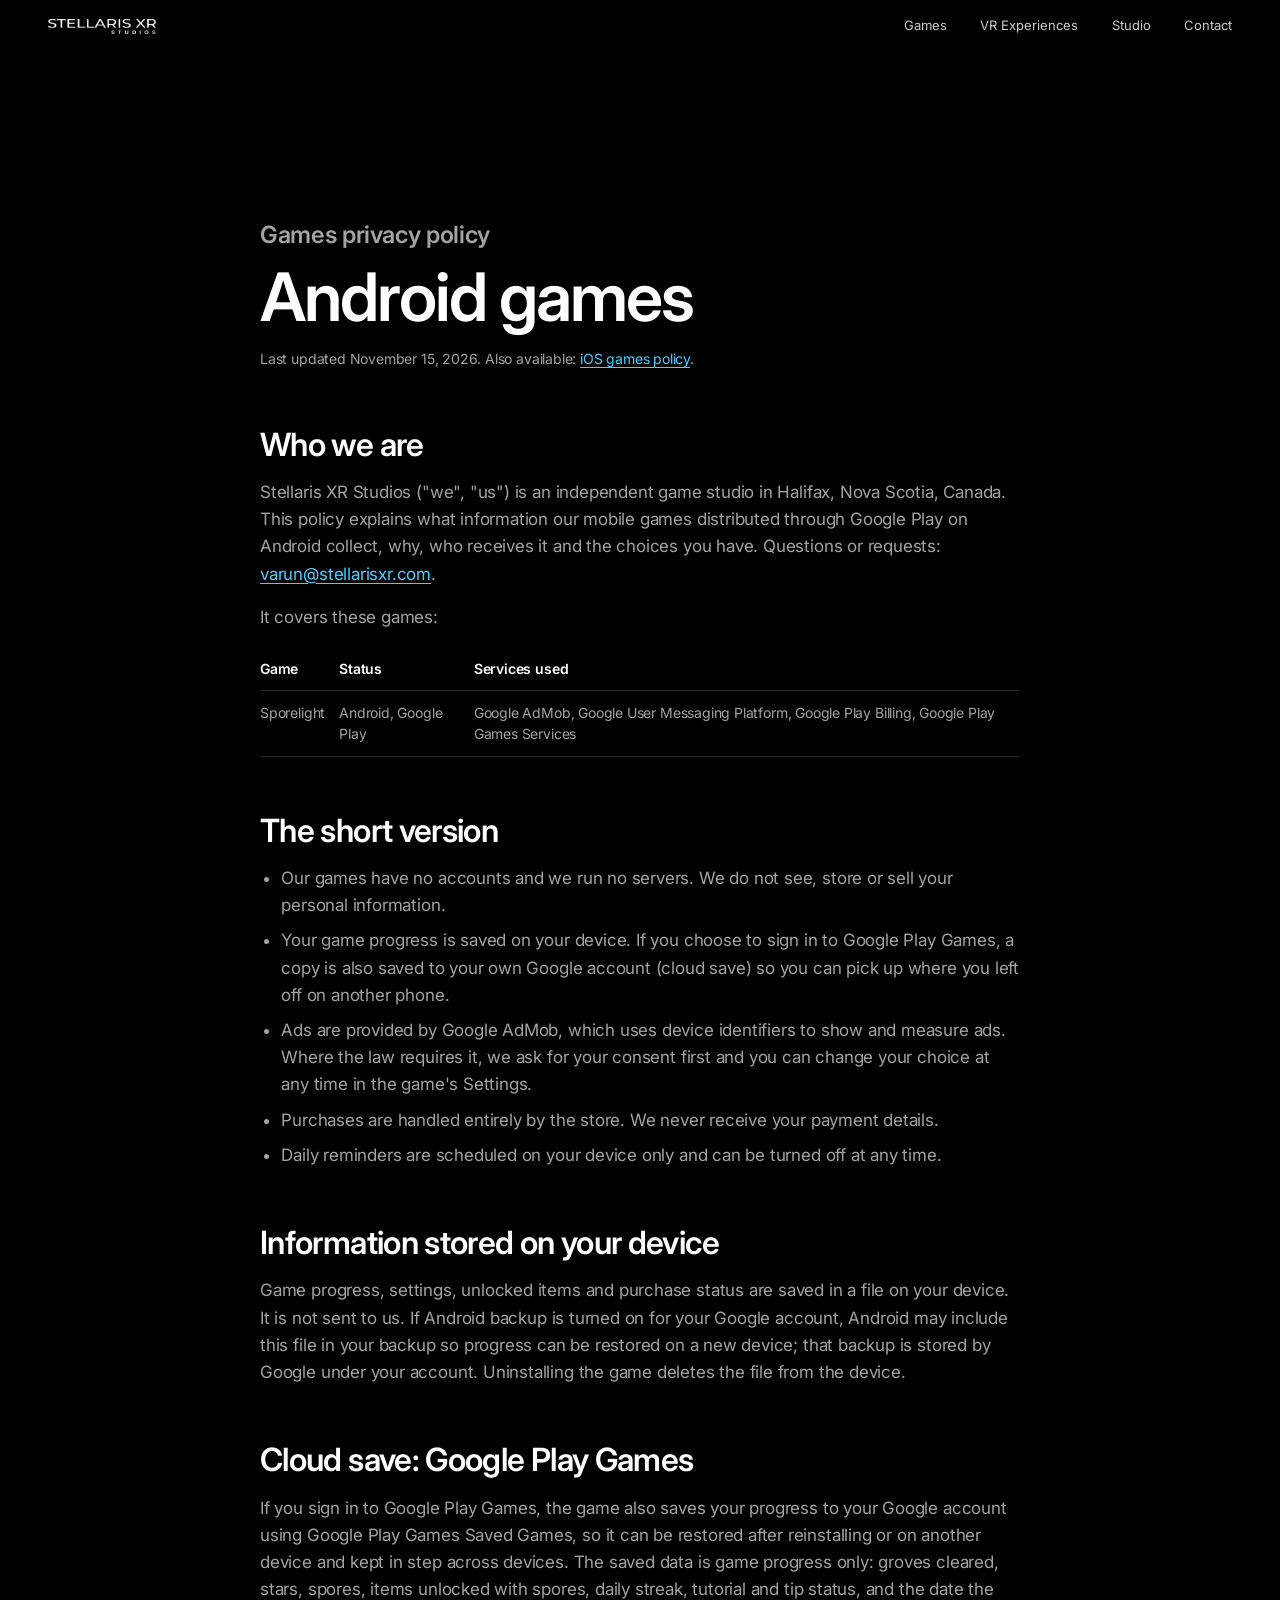
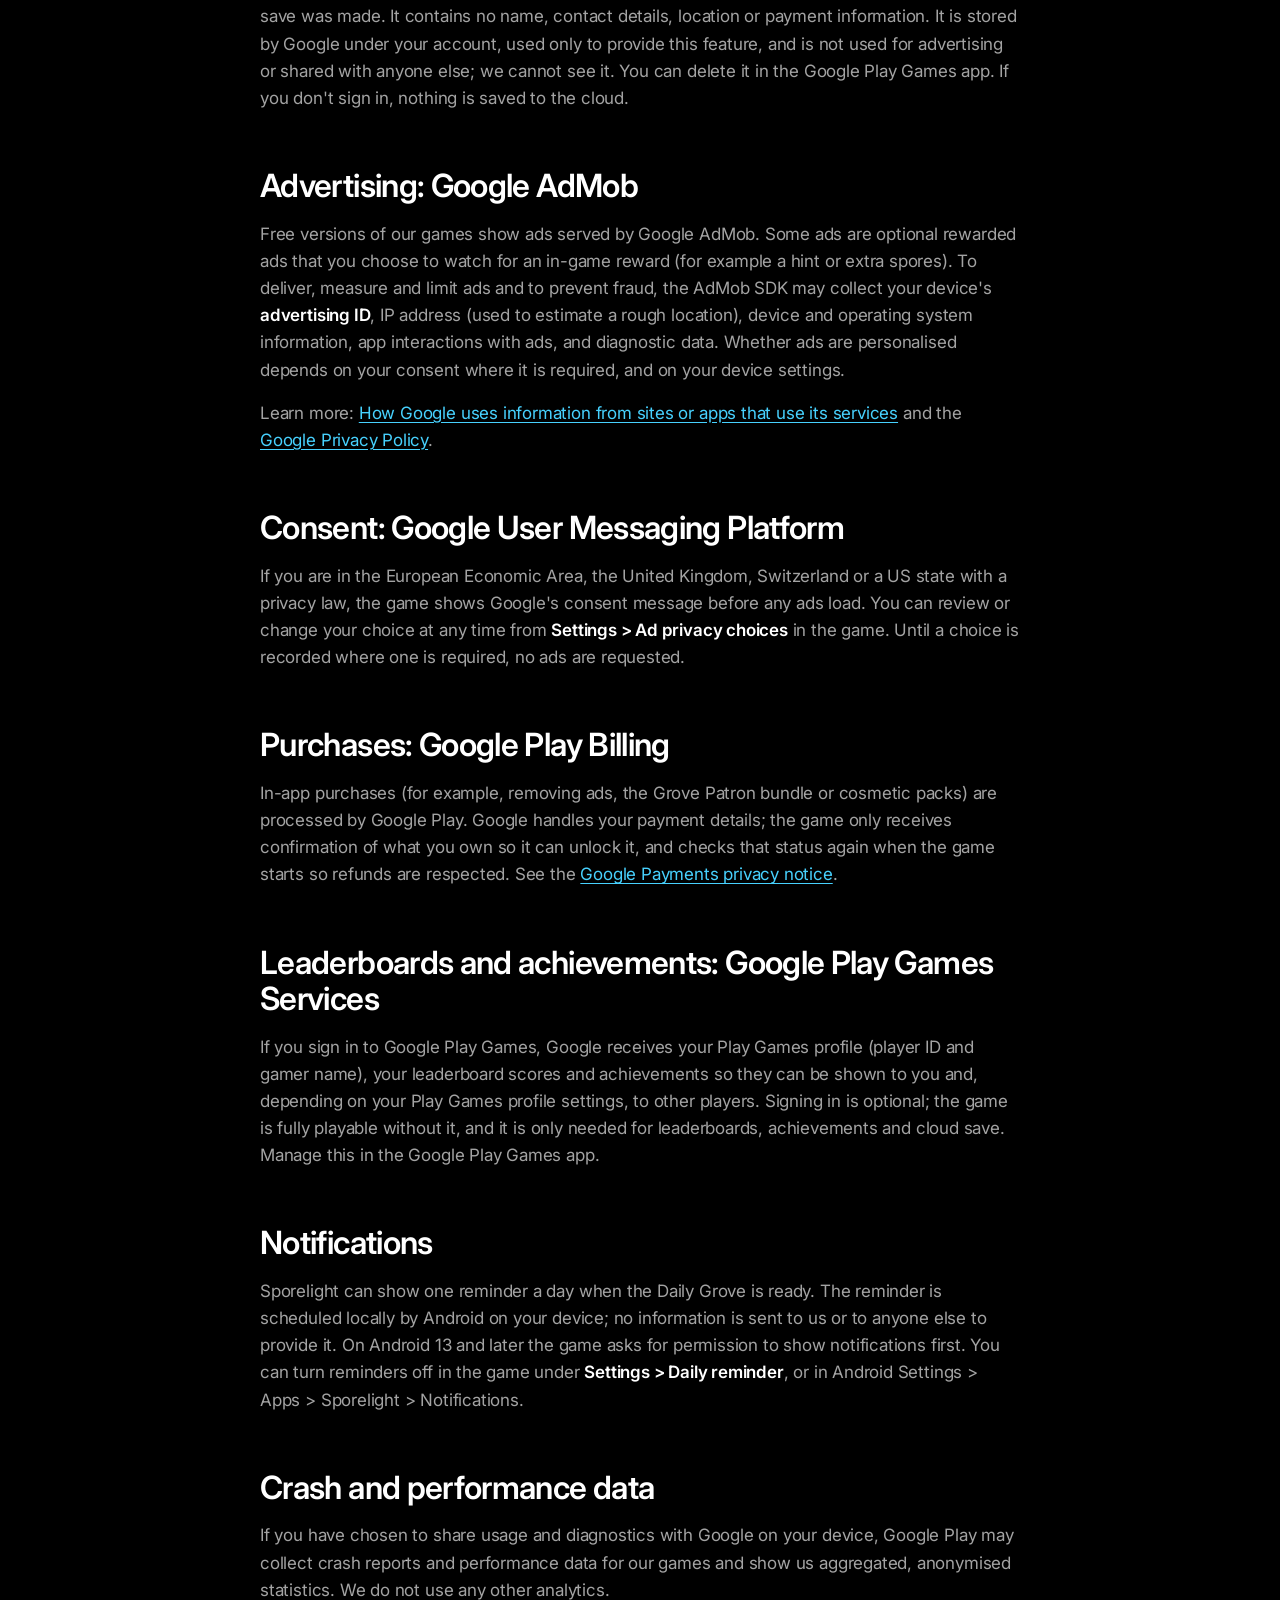
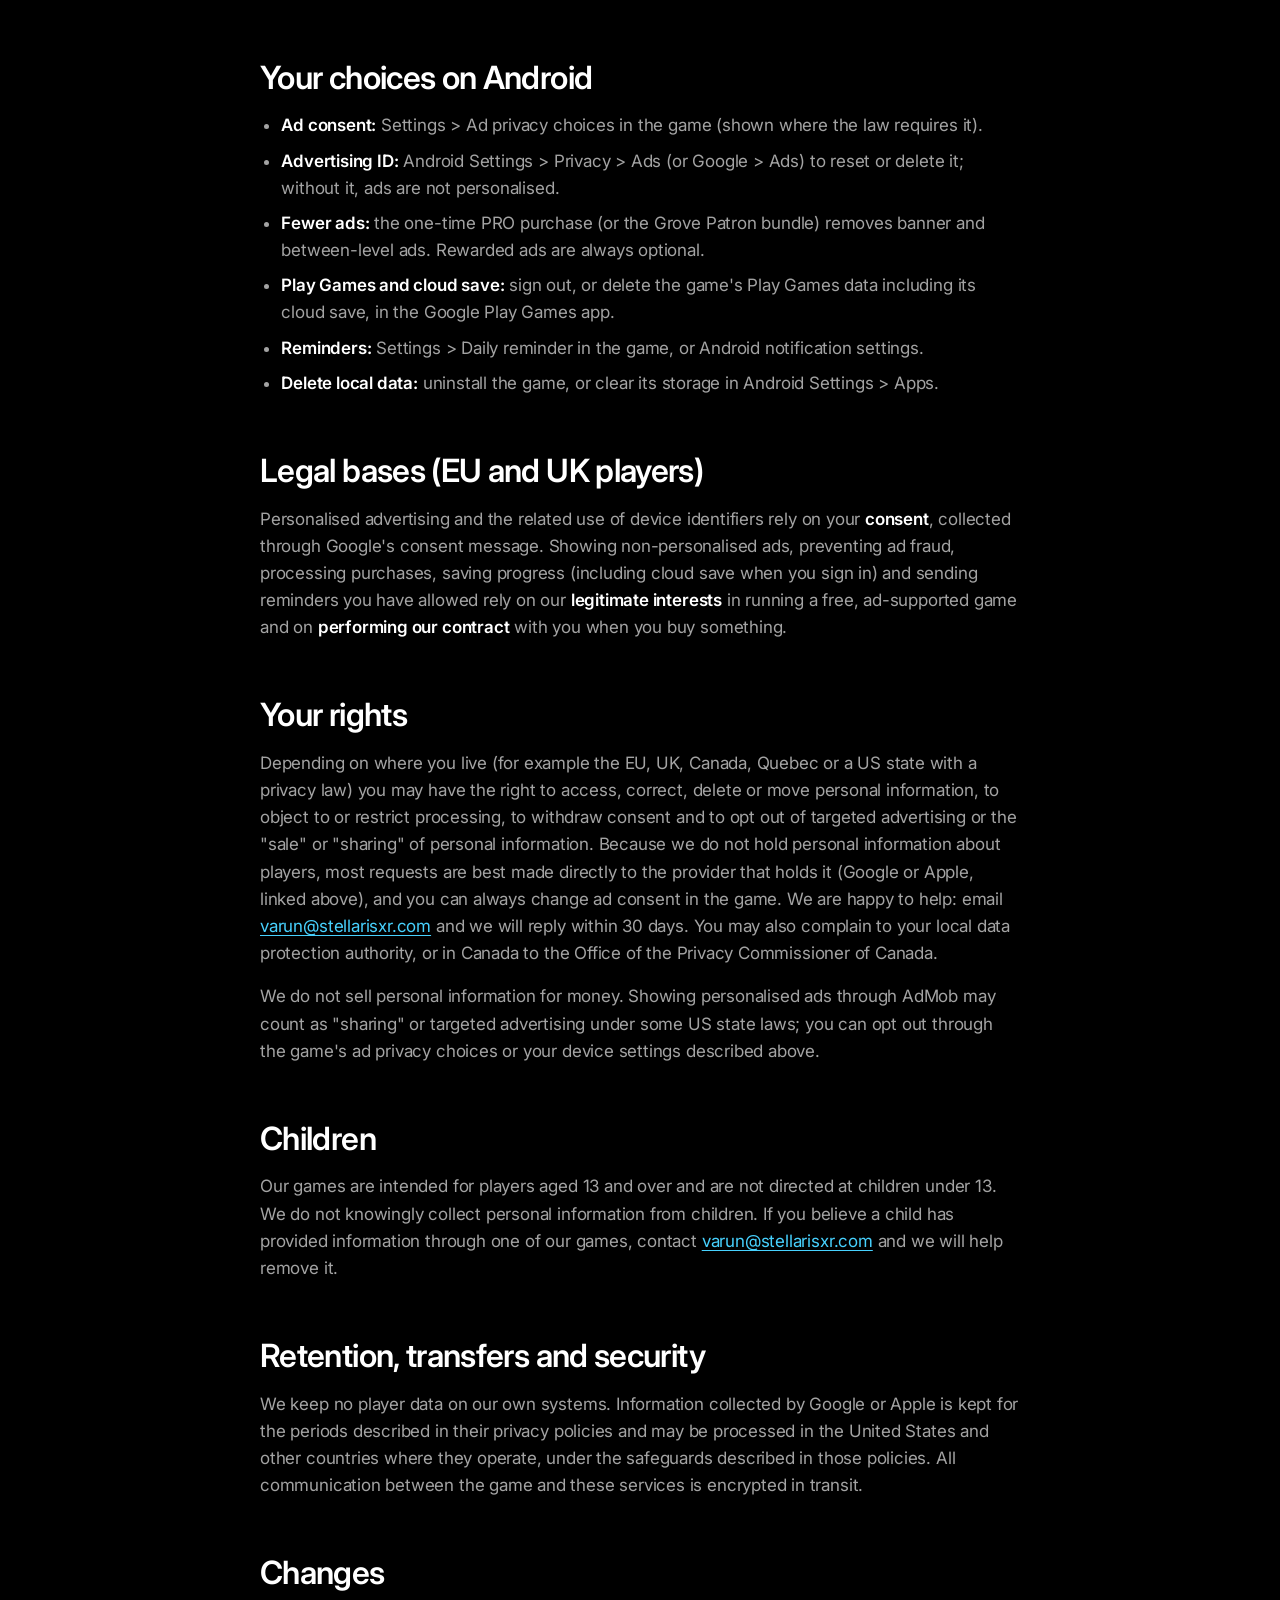
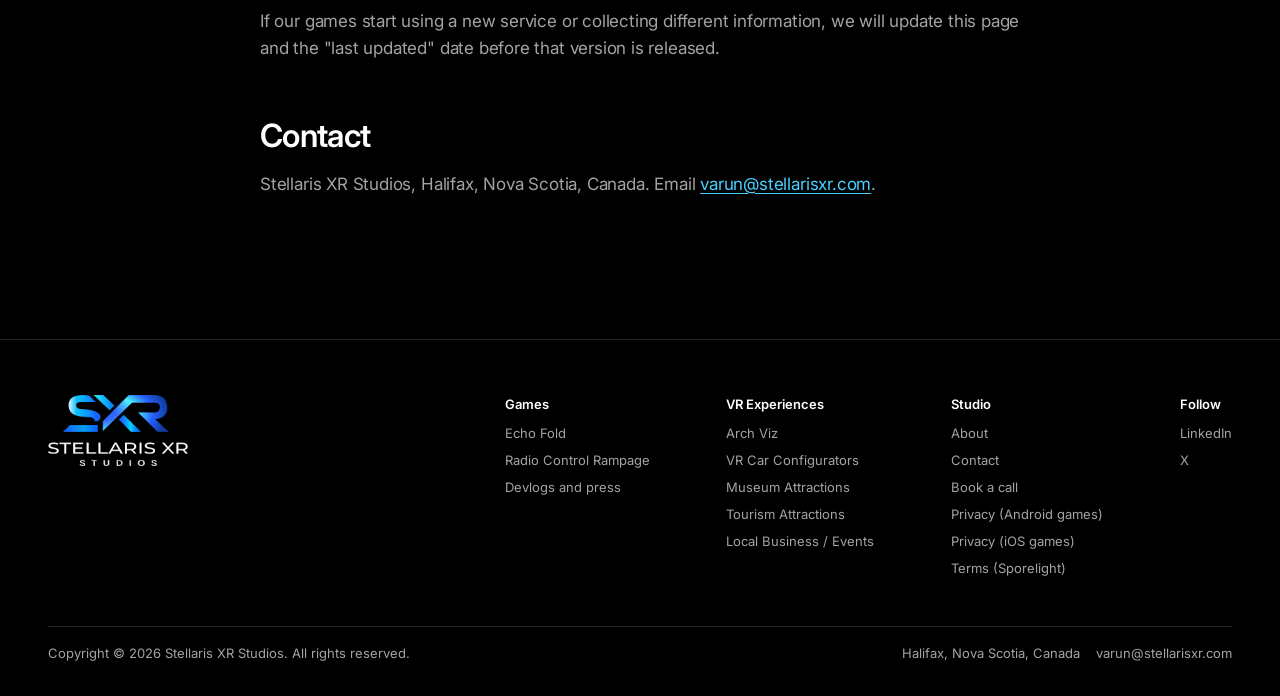
<file: privacy-android.html>
<!DOCTYPE html>
<html lang="en">

<head>
    <meta charset="UTF-8" />
    <meta name="viewport" content="width=device-width, initial-scale=1.0" />

    <title>Games Privacy Policy (Android) | Stellaris XR Studios</title>
    <meta name="description" content="Privacy policy for Stellaris XR Studios mobile games on Google Play, including Sporelight." />
    <meta name="robots" content="index, follow" />
    <link rel="canonical" href="https://stellarisxr.com/privacy-android.html" />

    <link rel="icon" type="image/png" href="assets/favicon.png" />
    <link rel="apple-touch-icon" href="assets/apple-touch-icon.png" />

    <link rel="preconnect" href="https://fonts.googleapis.com" />
    <link rel="preconnect" href="https://fonts.gstatic.com" crossorigin />
    <link href="https://fonts.googleapis.com/css2?family=Inter:opsz,wght@14..32,400;14..32,600&display=swap" rel="stylesheet" />

    <link rel="stylesheet" href="styles.css" />
    <link href="https://assets.calendly.com/assets/external/widget.css" rel="stylesheet">
</head>

<body>

    <a class="skip-link" href="#main">Skip to content</a>

    <header class="site-header">
        <nav class="nav" aria-label="Main">
            <a href="index.html" class="logo" aria-label="Stellaris XR Studios home">
                <img src="assets/stellaris-wordmark-white-crop.png" alt="Stellaris XR Studios" width="108" height="15" />
            </a>
            <div class="nav-links">
                <a href="games.html">Games</a>
                <div class="dropdown">
                    <button class="dropdown-toggle" aria-expanded="false" aria-haspopup="true">VR Experiences</button>
                    <div class="dropdown-menu">
                        <a href="arch-viz.html">Arch Viz</a>
                        <a href="vr-car-configurators.html">VR Car Configurators</a>
                        <a href="museum-attractions.html">Museum Attractions</a>
                        <a href="tourism-attractions.html">Tourism Attractions</a>
                        <a href="local-business-events.html">Local Business / Events</a>
                    </div>
                </div>
                <a href="about.html">Studio</a>
                <a href="contact.html">Contact</a>
            </div>
            <button class="mobile-menu-button" aria-expanded="false" aria-controls="mobile-menu" aria-label="Open menu"><span></span></button>
        </nav>
    </header>

    <div class="mobile-menu" id="mobile-menu" aria-hidden="true">
        <button class="mobile-close" aria-label="Close menu"></button>
        <nav aria-label="Mobile">
            <a href="index.html">Home</a>
            <a href="games.html">Games</a>
            <a href="index.html#experiences">VR Experiences</a>
            <a class="sub" href="arch-viz.html">Arch Viz</a>
            <a class="sub" href="vr-car-configurators.html">VR Car Configurators</a>
            <a class="sub" href="museum-attractions.html">Museum Attractions</a>
            <a class="sub" href="tourism-attractions.html">Tourism Attractions</a>
            <a class="sub" href="local-business-events.html">Local Business / Events</a>
            <a href="about.html">Studio</a>
            <a href="contact.html">Contact</a>
        </nav>
        <a href="contact.html#request" class="btn">Request a demo</a>
    </div>

    <main id="main">

        <section class="section dark legal">
            <div class="container legal-col">
                <p class="t-kicker">Games privacy policy</p>
                <h1 class="t-h1">Android games</h1>
                <p class="legal-meta">Last updated November 15, 2026. Also available: <a href="privacy-ios.html">iOS games policy</a>.</p>
                <h2>Who we are</h2>
                <p>Stellaris XR Studios ("we", "us") is an independent game studio in Halifax, Nova Scotia, Canada. This policy explains what information our mobile games distributed through Google Play on Android collect, why, who receives it and the choices you have. Questions or requests: <a href="mailto:varun@stellarisxr.com">varun@stellarisxr.com</a>.</p>
                <p>It covers these games:</p>
                <div class="legal-table"><table><thead><tr><th>Game</th><th>Status</th><th>Services used</th></tr></thead><tbody><tr><td>Sporelight</td><td>Android, Google Play</td><td>Google AdMob, Google User Messaging Platform, Google Play Billing, Google Play Games Services</td></tr></tbody></table></div>
                <h2>The short version</h2>
                <ul><li>Our games have no accounts and we run no servers. We do not see, store or sell your personal information.</li><li>Your game progress is saved on your device. If you choose to sign in to Google Play Games, a copy is also saved to your own Google account (cloud save) so you can pick up where you left off on another phone.</li><li>Ads are provided by Google AdMob, which uses device identifiers to show and measure ads. Where the law requires it, we ask for your consent first and you can change your choice at any time in the game's Settings.</li><li>Purchases are handled entirely by the store. We never receive your payment details.</li><li>Daily reminders are scheduled on your device only and can be turned off at any time.</li></ul>
                <h2>Information stored on your device</h2>
                <p>Game progress, settings, unlocked items and purchase status are saved in a file on your device. It is not sent to us. If Android backup is turned on for your Google account, Android may include this file in your backup so progress can be restored on a new device; that backup is stored by Google under your account. Uninstalling the game deletes the file from the device.</p>
                <h2>Cloud save: Google Play Games</h2>
                <p>If you sign in to Google Play Games, the game also saves your progress to your Google account using Google Play Games Saved Games, so it can be restored after reinstalling or on another device and kept in step across devices. The saved data is game progress only: groves cleared, stars, spores, items unlocked with spores, daily streak, tutorial and tip status, and the date the save was made. It contains no name, contact details, location or payment information. It is stored by Google under your account, used only to provide this feature, and is not used for advertising or shared with anyone else; we cannot see it. You can delete it in the Google Play Games app. If you don't sign in, nothing is saved to the cloud.</p>
                <h2>Advertising: Google AdMob</h2>
                <p>Free versions of our games show ads served by Google AdMob. Some ads are optional rewarded ads that you choose to watch for an in-game reward (for example a hint or extra spores). To deliver, measure and limit ads and to prevent fraud, the AdMob SDK may collect your device's <strong>advertising ID</strong>, IP address (used to estimate a rough location), device and operating system information, app interactions with ads, and diagnostic data. Whether ads are personalised depends on your consent where it is required, and on your device settings.</p>
                <p>Learn more: <a href="https://policies.google.com/technologies/partner-sites" target="_blank" rel="noopener">How Google uses information from sites or apps that use its services</a> and the <a href="https://policies.google.com/privacy" target="_blank" rel="noopener">Google Privacy Policy</a>.</p>
                <h2>Consent: Google User Messaging Platform</h2>
                <p>If you are in the European Economic Area, the United Kingdom, Switzerland or a US state with a privacy law, the game shows Google's consent message before any ads load. You can review or change your choice at any time from <strong>Settings &gt; Ad privacy choices</strong> in the game. Until a choice is recorded where one is required, no ads are requested.</p>
                <h2>Purchases: Google Play Billing</h2>
                <p>In-app purchases (for example, removing ads, the Grove Patron bundle or cosmetic packs) are processed by Google Play. Google handles your payment details; the game only receives confirmation of what you own so it can unlock it, and checks that status again when the game starts so refunds are respected. See the <a href="https://payments.google.com/payments/apis-secure/u/0/get_legal_document?ldo=0&amp;ldt=privacynotice" target="_blank" rel="noopener">Google Payments privacy notice</a>.</p>
                <h2>Leaderboards and achievements: Google Play Games Services</h2>
                <p>If you sign in to Google Play Games, Google receives your Play Games profile (player ID and gamer name), your leaderboard scores and achievements so they can be shown to you and, depending on your Play Games profile settings, to other players. Signing in is optional; the game is fully playable without it, and it is only needed for leaderboards, achievements and cloud save. Manage this in the Google Play Games app.</p>
                <h2>Notifications</h2>
                <p>Sporelight can show one reminder a day when the Daily Grove is ready. The reminder is scheduled locally by Android on your device; no information is sent to us or to anyone else to provide it. On Android 13 and later the game asks for permission to show notifications first. You can turn reminders off in the game under <strong>Settings &gt; Daily reminder</strong>, or in Android Settings &gt; Apps &gt; Sporelight &gt; Notifications.</p>
                <h2>Crash and performance data</h2>
                <p>If you have chosen to share usage and diagnostics with Google on your device, Google Play may collect crash reports and performance data for our games and show us aggregated, anonymised statistics. We do not use any other analytics.</p>
                <h2>Your choices on Android</h2>
                <ul><li><strong>Ad consent:</strong> Settings &gt; Ad privacy choices in the game (shown where the law requires it).</li><li><strong>Advertising ID:</strong> Android Settings &gt; Privacy &gt; Ads (or Google &gt; Ads) to reset or delete it; without it, ads are not personalised.</li><li><strong>Fewer ads:</strong> the one-time PRO purchase (or the Grove Patron bundle) removes banner and between-level ads. Rewarded ads are always optional.</li><li><strong>Play Games and cloud save:</strong> sign out, or delete the game's Play Games data including its cloud save, in the Google Play Games app.</li><li><strong>Reminders:</strong> Settings &gt; Daily reminder in the game, or Android notification settings.</li><li><strong>Delete local data:</strong> uninstall the game, or clear its storage in Android Settings &gt; Apps.</li></ul>
                <h2>Legal bases (EU and UK players)</h2>
                <p>Personalised advertising and the related use of device identifiers rely on your <strong>consent</strong>, collected through Google's consent message. Showing non-personalised ads, preventing ad fraud, processing purchases, saving progress (including cloud save when you sign in) and sending reminders you have allowed rely on our <strong>legitimate interests</strong> in running a free, ad-supported game and on <strong>performing our contract</strong> with you when you buy something.</p>
                <h2>Your rights</h2>
                <p>Depending on where you live (for example the EU, UK, Canada, Quebec or a US state with a privacy law) you may have the right to access, correct, delete or move personal information, to object to or restrict processing, to withdraw consent and to opt out of targeted advertising or the "sale" or "sharing" of personal information. Because we do not hold personal information about players, most requests are best made directly to the provider that holds it (Google or Apple, linked above), and you can always change ad consent in the game. We are happy to help: email <a href="mailto:varun@stellarisxr.com">varun@stellarisxr.com</a> and we will reply within 30 days. You may also complain to your local data protection authority, or in Canada to the Office of the Privacy Commissioner of Canada.</p>
                <p>We do not sell personal information for money. Showing personalised ads through AdMob may count as "sharing" or targeted advertising under some US state laws; you can opt out through the game's ad privacy choices or your device settings described above.</p>
                <h2>Children</h2>
                <p>Our games are intended for players aged 13 and over and are not directed at children under 13. We do not knowingly collect personal information from children. If you believe a child has provided information through one of our games, contact <a href="mailto:varun@stellarisxr.com">varun@stellarisxr.com</a> and we will help remove it.</p>
                <h2>Retention, transfers and security</h2>
                <p>We keep no player data on our own systems. Information collected by Google or Apple is kept for the periods described in their privacy policies and may be processed in the United States and other countries where they operate, under the safeguards described in those policies. All communication between the game and these services is encrypted in transit.</p>
                <h2>Changes</h2>
                <p>If our games start using a new service or collecting different information, we will update this page and the "last updated" date before that version is released.</p>
                <h2>Contact</h2>
                <p>Stellaris XR Studios, Halifax, Nova Scotia, Canada. Email <a href="mailto:varun@stellarisxr.com">varun@stellarisxr.com</a>.</p>

            </div>
        </section>

    </main>

    <footer class="footer">
        <div class="container">
            <div class="footer-top">
                <img class="footer-logo" src="assets/logo-white-crop.png" alt="Stellaris XR Studios" width="800" height="408" loading="lazy" />
                <div class="footer-cols">
                    <div>
                        <h2>Games</h2>
                        <ul>
                            <li><a href="games.html#echo-fold">Echo Fold</a></li>
                            <li><a href="games.html#rc-rampage">Radio Control Rampage</a></li>
                            <li><a href="games.html#news">Devlogs and press</a></li>
                        </ul>
                    </div>
                    <div>
                        <h2>VR Experiences</h2>
                        <ul>
                        <li><a href="arch-viz.html">Arch Viz</a></li>
                        <li><a href="vr-car-configurators.html">VR Car Configurators</a></li>
                        <li><a href="museum-attractions.html">Museum Attractions</a></li>
                        <li><a href="tourism-attractions.html">Tourism Attractions</a></li>
                        <li><a href="local-business-events.html">Local Business / Events</a></li>
                        </ul>
                    </div>
                    <div>
                        <h2>Studio</h2>
                        <ul>
                            <li><a href="about.html">About</a></li>
                            <li><a href="contact.html">Contact</a></li>
                            <li><a href="https://cal.com/stellarisxr/consultation" data-schedule target="_blank" rel="noopener">Book a call</a></li>
                            <li><a href="privacy-android.html">Privacy (Android games)</a></li>
                            <li><a href="privacy-ios.html">Privacy (iOS games)</a></li>
                            <li><a href="sporelight-terms.html">Terms (Sporelight)</a></li>
                        </ul>
                    </div>
                    <div>
                        <h2>Follow</h2>
                        <ul>
                            <li><a href="https://www.linkedin.com/company/stellaris-xr-studios/" target="_blank" rel="noopener noreferrer">LinkedIn</a></li>
                            <li><a href="https://x.com/StellarisXR" target="_blank" rel="noopener noreferrer">X</a></li>
                        </ul>
                    </div>
                </div>
            </div>
            <div class="footer-bottom">
                <p>Copyright &copy; 2026 Stellaris XR Studios. All rights reserved.</p>
                <p>Halifax, Nova Scotia, Canada &nbsp;&nbsp; <a href="mailto:varun@stellarisxr.com">varun@stellarisxr.com</a></p>
            </div>
        </div>
    </footer>

    <script src="https://assets.calendly.com/assets/external/widget.js" async></script>
    <script src="script.js"></script>
</body>

</html>
</file>
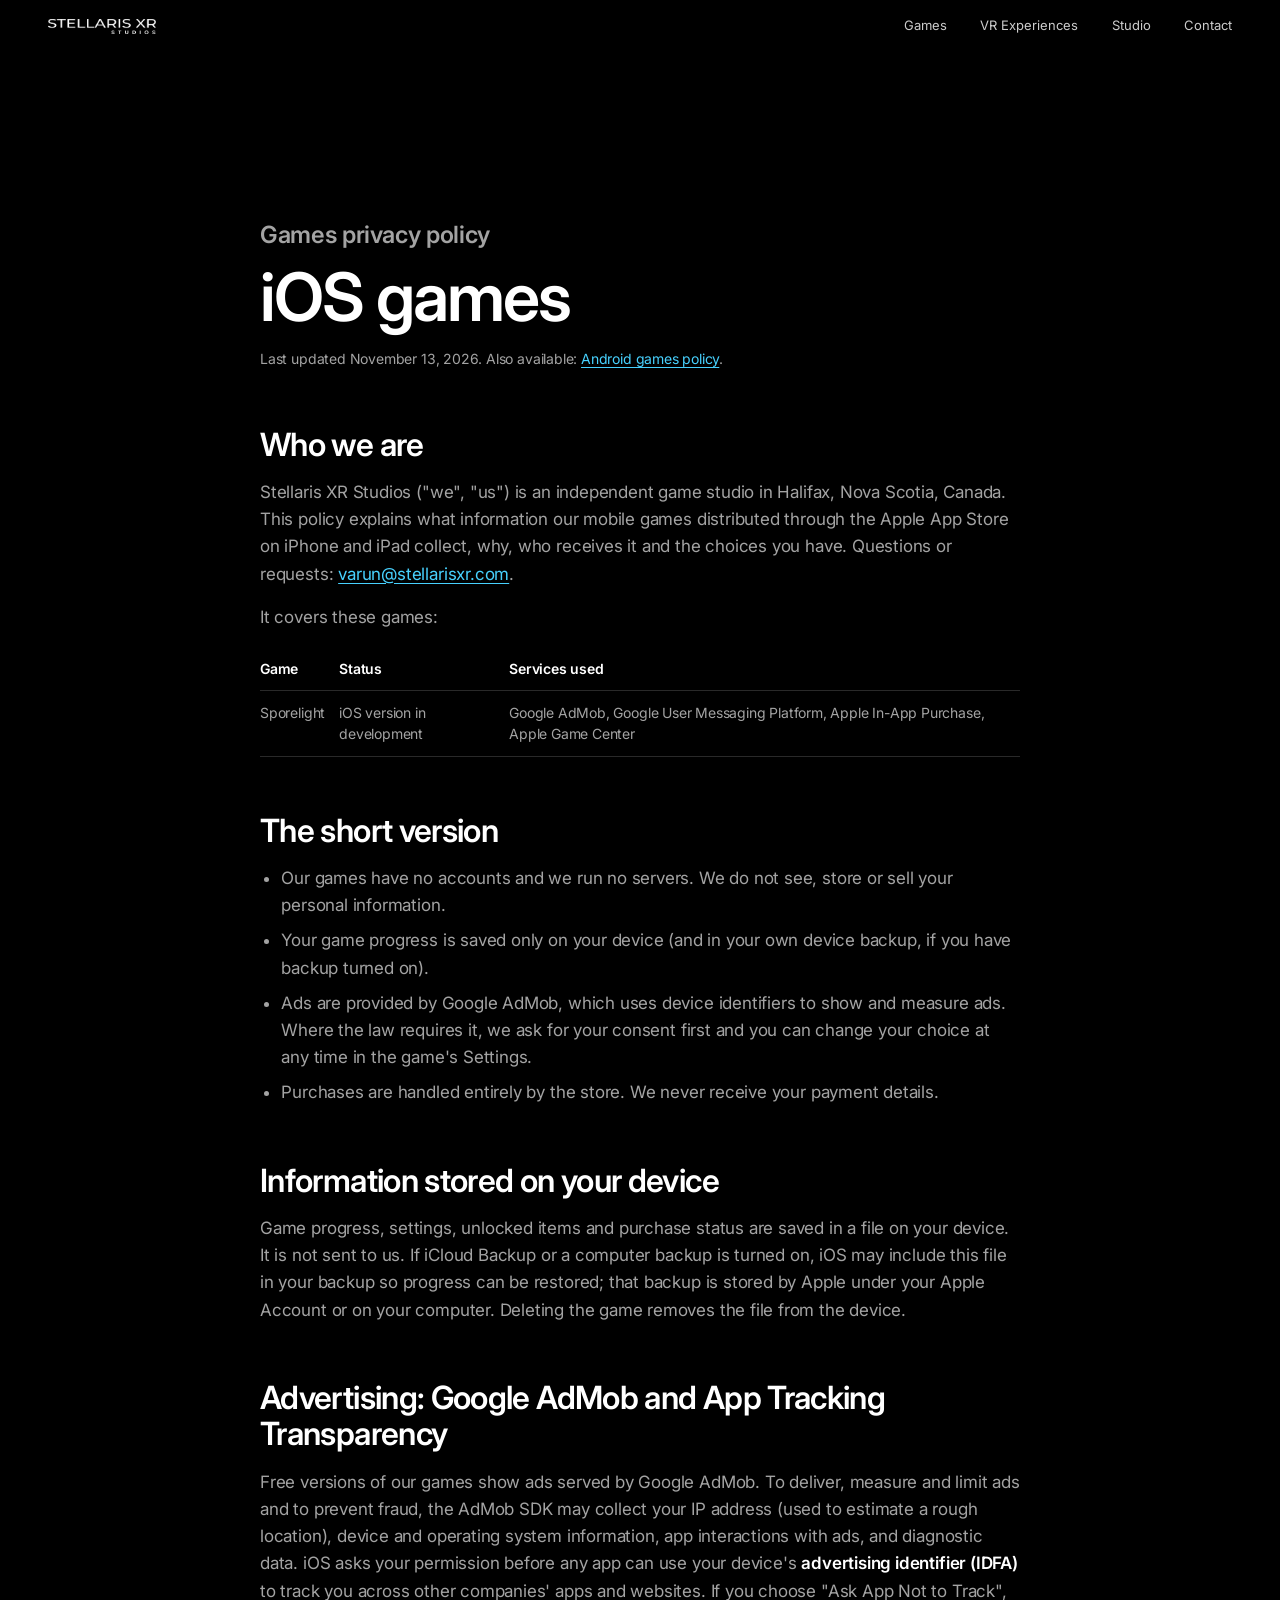
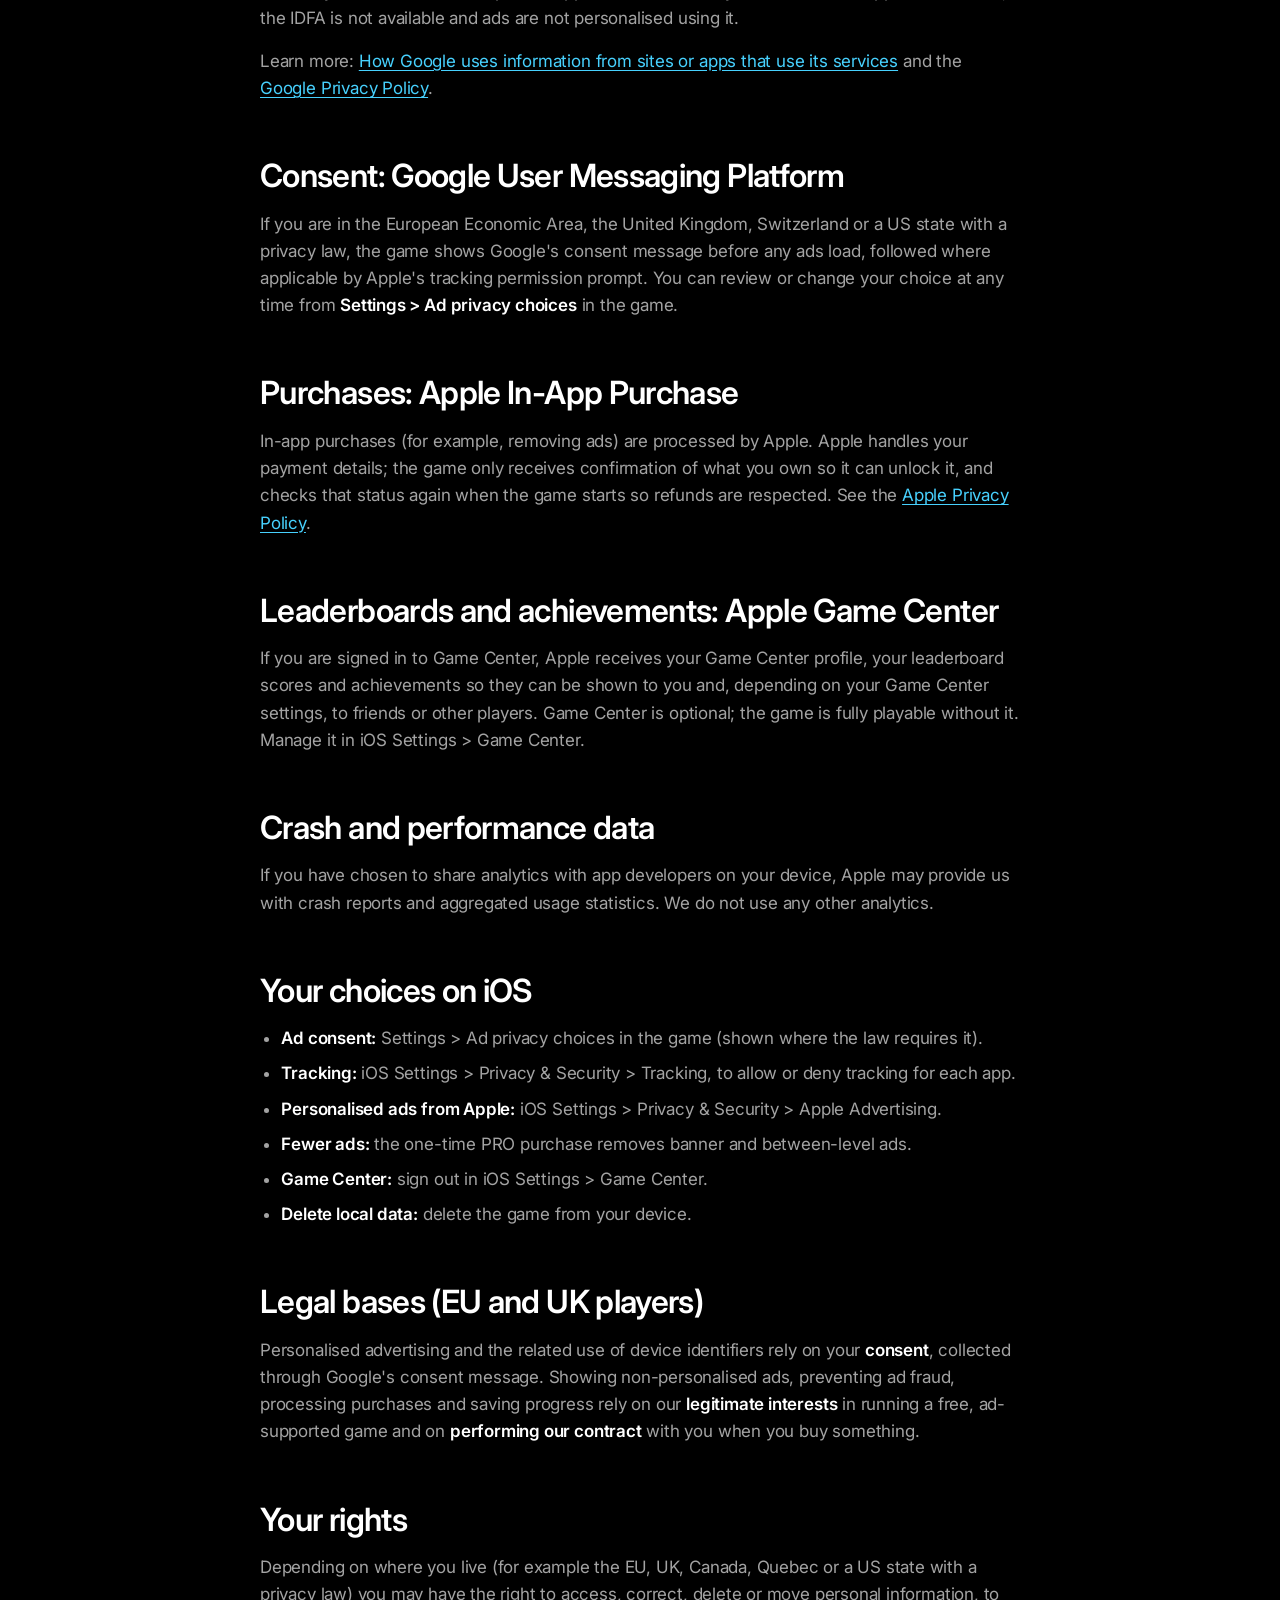
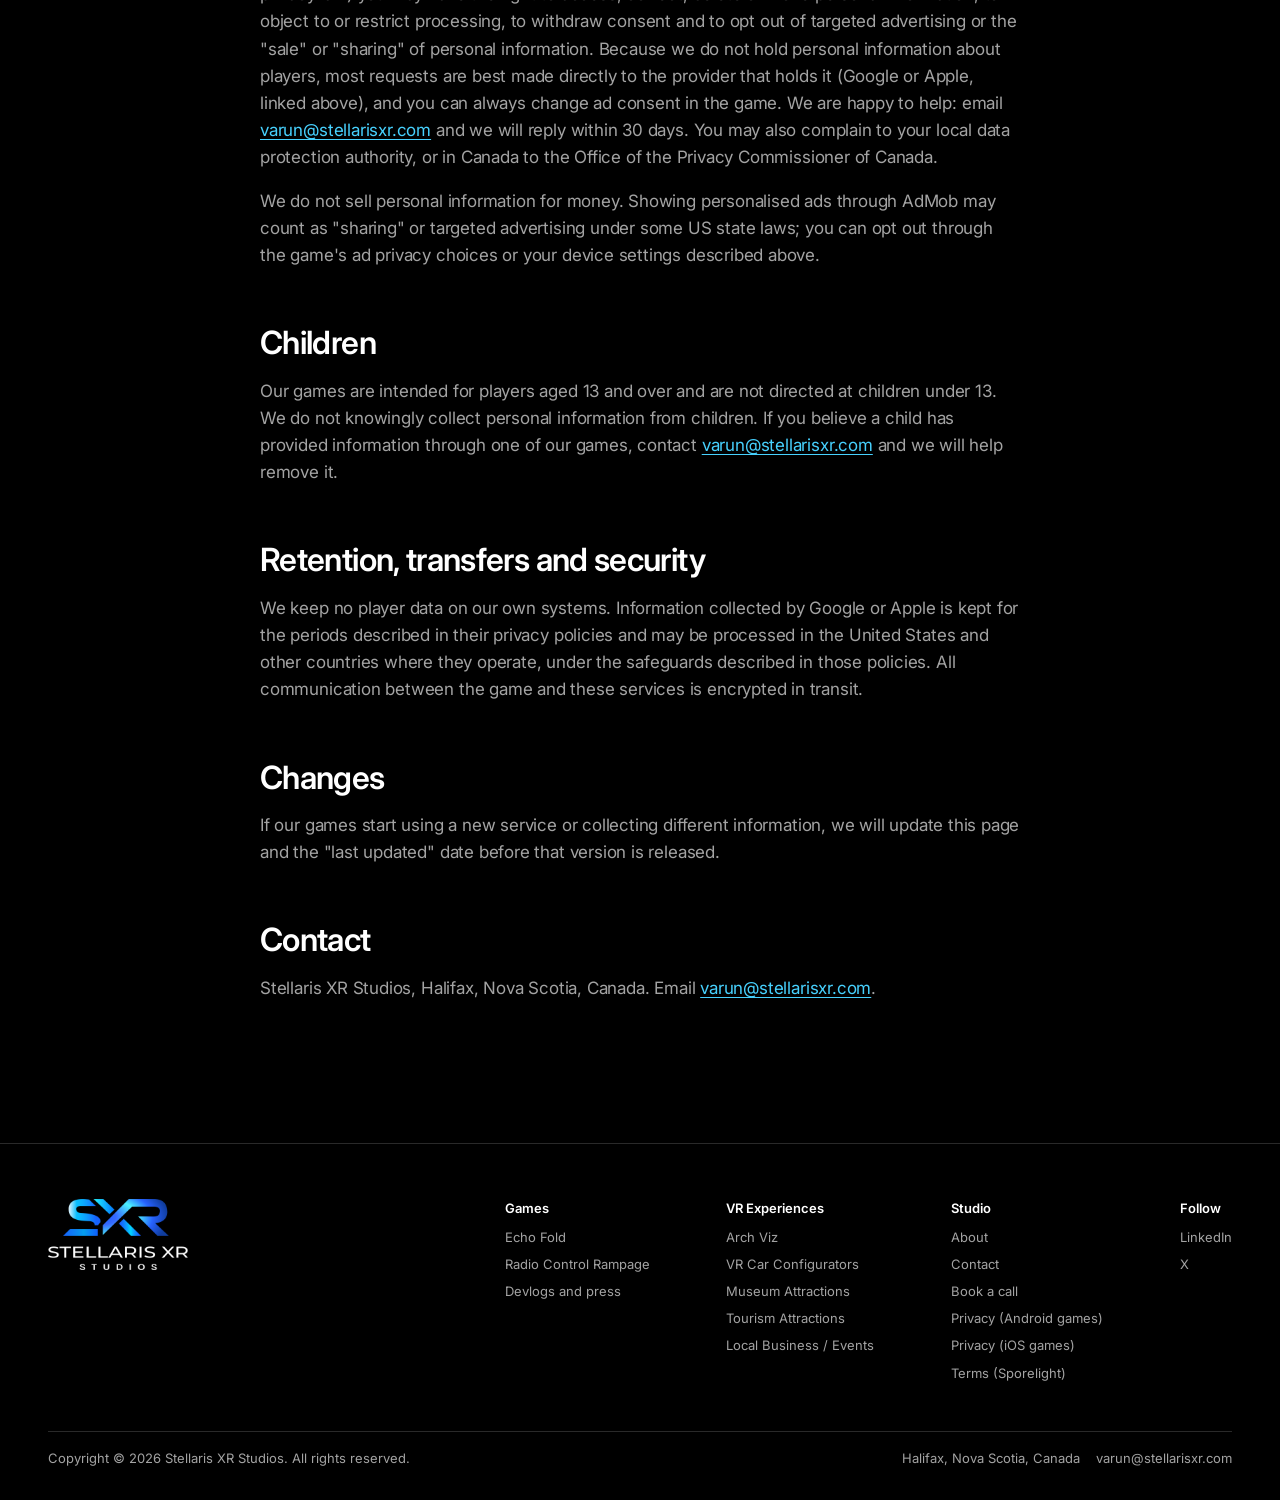
<file: privacy-ios.html>
<!DOCTYPE html>
<html lang="en">

<head>
    <meta charset="UTF-8" />
    <meta name="viewport" content="width=device-width, initial-scale=1.0" />

    <title>Games Privacy Policy (iOS) | Stellaris XR Studios</title>
    <meta name="description" content="Privacy policy for Stellaris XR Studios mobile games on the Apple App Store, including Sporelight." />
    <meta name="robots" content="index, follow" />
    <link rel="canonical" href="https://stellarisxr.com/privacy-ios.html" />

    <link rel="icon" type="image/png" href="assets/favicon.png" />
    <link rel="apple-touch-icon" href="assets/apple-touch-icon.png" />

    <link rel="preconnect" href="https://fonts.googleapis.com" />
    <link rel="preconnect" href="https://fonts.gstatic.com" crossorigin />
    <link href="https://fonts.googleapis.com/css2?family=Inter:opsz,wght@14..32,400;14..32,600&display=swap" rel="stylesheet" />

    <link rel="stylesheet" href="styles.css" />
    <link href="https://assets.calendly.com/assets/external/widget.css" rel="stylesheet">
</head>

<body>

    <a class="skip-link" href="#main">Skip to content</a>

    <header class="site-header">
        <nav class="nav" aria-label="Main">
            <a href="index.html" class="logo" aria-label="Stellaris XR Studios home">
                <img src="assets/stellaris-wordmark-white-crop.png" alt="Stellaris XR Studios" width="108" height="15" />
            </a>
            <div class="nav-links">
                <a href="games.html">Games</a>
                <div class="dropdown">
                    <button class="dropdown-toggle" aria-expanded="false" aria-haspopup="true">VR Experiences</button>
                    <div class="dropdown-menu">
                        <a href="arch-viz.html">Arch Viz</a>
                        <a href="vr-car-configurators.html">VR Car Configurators</a>
                        <a href="museum-attractions.html">Museum Attractions</a>
                        <a href="tourism-attractions.html">Tourism Attractions</a>
                        <a href="local-business-events.html">Local Business / Events</a>
                    </div>
                </div>
                <a href="about.html">Studio</a>
                <a href="contact.html">Contact</a>
            </div>
            <button class="mobile-menu-button" aria-expanded="false" aria-controls="mobile-menu" aria-label="Open menu"><span></span></button>
        </nav>
    </header>

    <div class="mobile-menu" id="mobile-menu" aria-hidden="true">
        <button class="mobile-close" aria-label="Close menu"></button>
        <nav aria-label="Mobile">
            <a href="index.html">Home</a>
            <a href="games.html">Games</a>
            <a href="index.html#experiences">VR Experiences</a>
            <a class="sub" href="arch-viz.html">Arch Viz</a>
            <a class="sub" href="vr-car-configurators.html">VR Car Configurators</a>
            <a class="sub" href="museum-attractions.html">Museum Attractions</a>
            <a class="sub" href="tourism-attractions.html">Tourism Attractions</a>
            <a class="sub" href="local-business-events.html">Local Business / Events</a>
            <a href="about.html">Studio</a>
            <a href="contact.html">Contact</a>
        </nav>
        <a href="contact.html#request" class="btn">Request a demo</a>
    </div>

    <main id="main">

        <section class="section dark legal">
            <div class="container legal-col">
                <p class="t-kicker">Games privacy policy</p>
                <h1 class="t-h1">iOS games</h1>
                <p class="legal-meta">Last updated November 13, 2026. Also available: <a href="privacy-android.html">Android games policy</a>.</p>
                <h2>Who we are</h2>
                <p>Stellaris XR Studios ("we", "us") is an independent game studio in Halifax, Nova Scotia, Canada. This policy explains what information our mobile games distributed through the Apple App Store on iPhone and iPad collect, why, who receives it and the choices you have. Questions or requests: <a href="mailto:varun@stellarisxr.com">varun@stellarisxr.com</a>.</p>
                <p>It covers these games:</p>
                <div class="legal-table"><table><thead><tr><th>Game</th><th>Status</th><th>Services used</th></tr></thead><tbody><tr><td>Sporelight</td><td>iOS version in development</td><td>Google AdMob, Google User Messaging Platform, Apple In-App Purchase, Apple Game Center</td></tr></tbody></table></div>
                <h2>The short version</h2>
                <ul><li>Our games have no accounts and we run no servers. We do not see, store or sell your personal information.</li><li>Your game progress is saved only on your device (and in your own device backup, if you have backup turned on).</li><li>Ads are provided by Google AdMob, which uses device identifiers to show and measure ads. Where the law requires it, we ask for your consent first and you can change your choice at any time in the game's Settings.</li><li>Purchases are handled entirely by the store. We never receive your payment details.</li></ul>
                <h2>Information stored on your device</h2>
                <p>Game progress, settings, unlocked items and purchase status are saved in a file on your device. It is not sent to us. If iCloud Backup or a computer backup is turned on, iOS may include this file in your backup so progress can be restored; that backup is stored by Apple under your Apple Account or on your computer. Deleting the game removes the file from the device.</p>
                <h2>Advertising: Google AdMob and App Tracking Transparency</h2>
                <p>Free versions of our games show ads served by Google AdMob. To deliver, measure and limit ads and to prevent fraud, the AdMob SDK may collect your IP address (used to estimate a rough location), device and operating system information, app interactions with ads, and diagnostic data. iOS asks your permission before any app can use your device's <strong>advertising identifier (IDFA)</strong> to track you across other companies' apps and websites. If you choose "Ask App Not to Track", the IDFA is not available and ads are not personalised using it.</p>
                <p>Learn more: <a href="https://policies.google.com/technologies/partner-sites" target="_blank" rel="noopener">How Google uses information from sites or apps that use its services</a> and the <a href="https://policies.google.com/privacy" target="_blank" rel="noopener">Google Privacy Policy</a>.</p>
                <h2>Consent: Google User Messaging Platform</h2>
                <p>If you are in the European Economic Area, the United Kingdom, Switzerland or a US state with a privacy law, the game shows Google's consent message before any ads load, followed where applicable by Apple's tracking permission prompt. You can review or change your choice at any time from <strong>Settings &gt; Ad privacy choices</strong> in the game.</p>
                <h2>Purchases: Apple In-App Purchase</h2>
                <p>In-app purchases (for example, removing ads) are processed by Apple. Apple handles your payment details; the game only receives confirmation of what you own so it can unlock it, and checks that status again when the game starts so refunds are respected. See the <a href="https://www.apple.com/legal/privacy/" target="_blank" rel="noopener">Apple Privacy Policy</a>.</p>
                <h2>Leaderboards and achievements: Apple Game Center</h2>
                <p>If you are signed in to Game Center, Apple receives your Game Center profile, your leaderboard scores and achievements so they can be shown to you and, depending on your Game Center settings, to friends or other players. Game Center is optional; the game is fully playable without it. Manage it in iOS Settings &gt; Game Center.</p>
                <h2>Crash and performance data</h2>
                <p>If you have chosen to share analytics with app developers on your device, Apple may provide us with crash reports and aggregated usage statistics. We do not use any other analytics.</p>
                <h2>Your choices on iOS</h2>
                <ul><li><strong>Ad consent:</strong> Settings &gt; Ad privacy choices in the game (shown where the law requires it).</li><li><strong>Tracking:</strong> iOS Settings &gt; Privacy &amp; Security &gt; Tracking, to allow or deny tracking for each app.</li><li><strong>Personalised ads from Apple:</strong> iOS Settings &gt; Privacy &amp; Security &gt; Apple Advertising.</li><li><strong>Fewer ads:</strong> the one-time PRO purchase removes banner and between-level ads.</li><li><strong>Game Center:</strong> sign out in iOS Settings &gt; Game Center.</li><li><strong>Delete local data:</strong> delete the game from your device.</li></ul>
                <h2>Legal bases (EU and UK players)</h2>
                <p>Personalised advertising and the related use of device identifiers rely on your <strong>consent</strong>, collected through Google's consent message. Showing non-personalised ads, preventing ad fraud, processing purchases and saving progress rely on our <strong>legitimate interests</strong> in running a free, ad-supported game and on <strong>performing our contract</strong> with you when you buy something.</p>
                <h2>Your rights</h2>
                <p>Depending on where you live (for example the EU, UK, Canada, Quebec or a US state with a privacy law) you may have the right to access, correct, delete or move personal information, to object to or restrict processing, to withdraw consent and to opt out of targeted advertising or the "sale" or "sharing" of personal information. Because we do not hold personal information about players, most requests are best made directly to the provider that holds it (Google or Apple, linked above), and you can always change ad consent in the game. We are happy to help: email <a href="mailto:varun@stellarisxr.com">varun@stellarisxr.com</a> and we will reply within 30 days. You may also complain to your local data protection authority, or in Canada to the Office of the Privacy Commissioner of Canada.</p>
                <p>We do not sell personal information for money. Showing personalised ads through AdMob may count as "sharing" or targeted advertising under some US state laws; you can opt out through the game's ad privacy choices or your device settings described above.</p>
                <h2>Children</h2>
                <p>Our games are intended for players aged 13 and over and are not directed at children under 13. We do not knowingly collect personal information from children. If you believe a child has provided information through one of our games, contact <a href="mailto:varun@stellarisxr.com">varun@stellarisxr.com</a> and we will help remove it.</p>
                <h2>Retention, transfers and security</h2>
                <p>We keep no player data on our own systems. Information collected by Google or Apple is kept for the periods described in their privacy policies and may be processed in the United States and other countries where they operate, under the safeguards described in those policies. All communication between the game and these services is encrypted in transit.</p>
                <h2>Changes</h2>
                <p>If our games start using a new service or collecting different information, we will update this page and the "last updated" date before that version is released.</p>
                <h2>Contact</h2>
                <p>Stellaris XR Studios, Halifax, Nova Scotia, Canada. Email <a href="mailto:varun@stellarisxr.com">varun@stellarisxr.com</a>.</p>

            </div>
        </section>

    </main>

    <footer class="footer">
        <div class="container">
            <div class="footer-top">
                <img class="footer-logo" src="assets/logo-white-crop.png" alt="Stellaris XR Studios" width="800" height="408" loading="lazy" />
                <div class="footer-cols">
                    <div>
                        <h2>Games</h2>
                        <ul>
                            <li><a href="games.html#echo-fold">Echo Fold</a></li>
                            <li><a href="games.html#rc-rampage">Radio Control Rampage</a></li>
                            <li><a href="games.html#news">Devlogs and press</a></li>
                        </ul>
                    </div>
                    <div>
                        <h2>VR Experiences</h2>
                        <ul>
                        <li><a href="arch-viz.html">Arch Viz</a></li>
                        <li><a href="vr-car-configurators.html">VR Car Configurators</a></li>
                        <li><a href="museum-attractions.html">Museum Attractions</a></li>
                        <li><a href="tourism-attractions.html">Tourism Attractions</a></li>
                        <li><a href="local-business-events.html">Local Business / Events</a></li>
                        </ul>
                    </div>
                    <div>
                        <h2>Studio</h2>
                        <ul>
                            <li><a href="about.html">About</a></li>
                            <li><a href="contact.html">Contact</a></li>
                            <li><a href="https://cal.com/stellarisxr/consultation" data-schedule target="_blank" rel="noopener">Book a call</a></li>
                            <li><a href="privacy-android.html">Privacy (Android games)</a></li>
                            <li><a href="privacy-ios.html">Privacy (iOS games)</a></li>
                            <li><a href="sporelight-terms.html">Terms (Sporelight)</a></li>
                        </ul>
                    </div>
                    <div>
                        <h2>Follow</h2>
                        <ul>
                            <li><a href="https://www.linkedin.com/company/stellaris-xr-studios/" target="_blank" rel="noopener noreferrer">LinkedIn</a></li>
                            <li><a href="https://x.com/StellarisXR" target="_blank" rel="noopener noreferrer">X</a></li>
                        </ul>
                    </div>
                </div>
            </div>
            <div class="footer-bottom">
                <p>Copyright &copy; 2026 Stellaris XR Studios. All rights reserved.</p>
                <p>Halifax, Nova Scotia, Canada &nbsp;&nbsp; <a href="mailto:varun@stellarisxr.com">varun@stellarisxr.com</a></p>
            </div>
        </div>
    </footer>

    <script src="https://assets.calendly.com/assets/external/widget.js" async></script>
    <script src="script.js"></script>
</body>

</html>
</file>
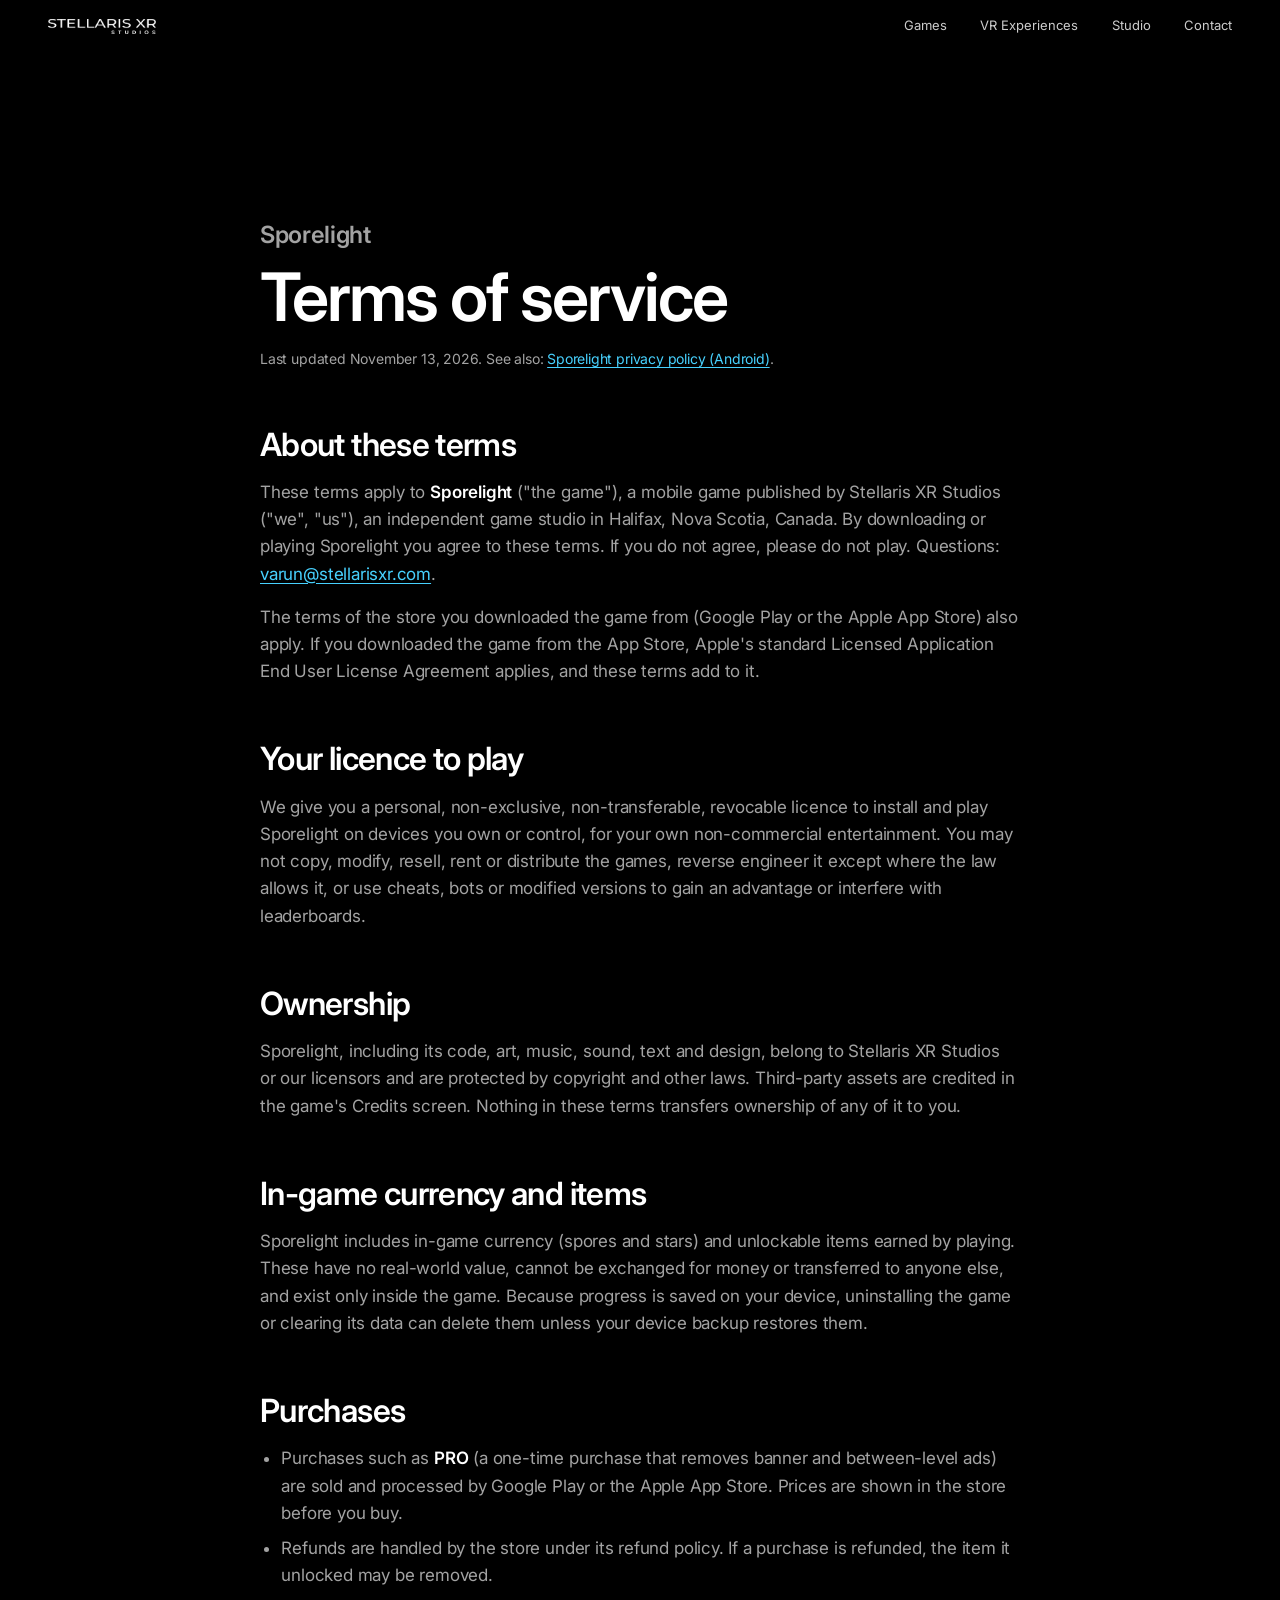
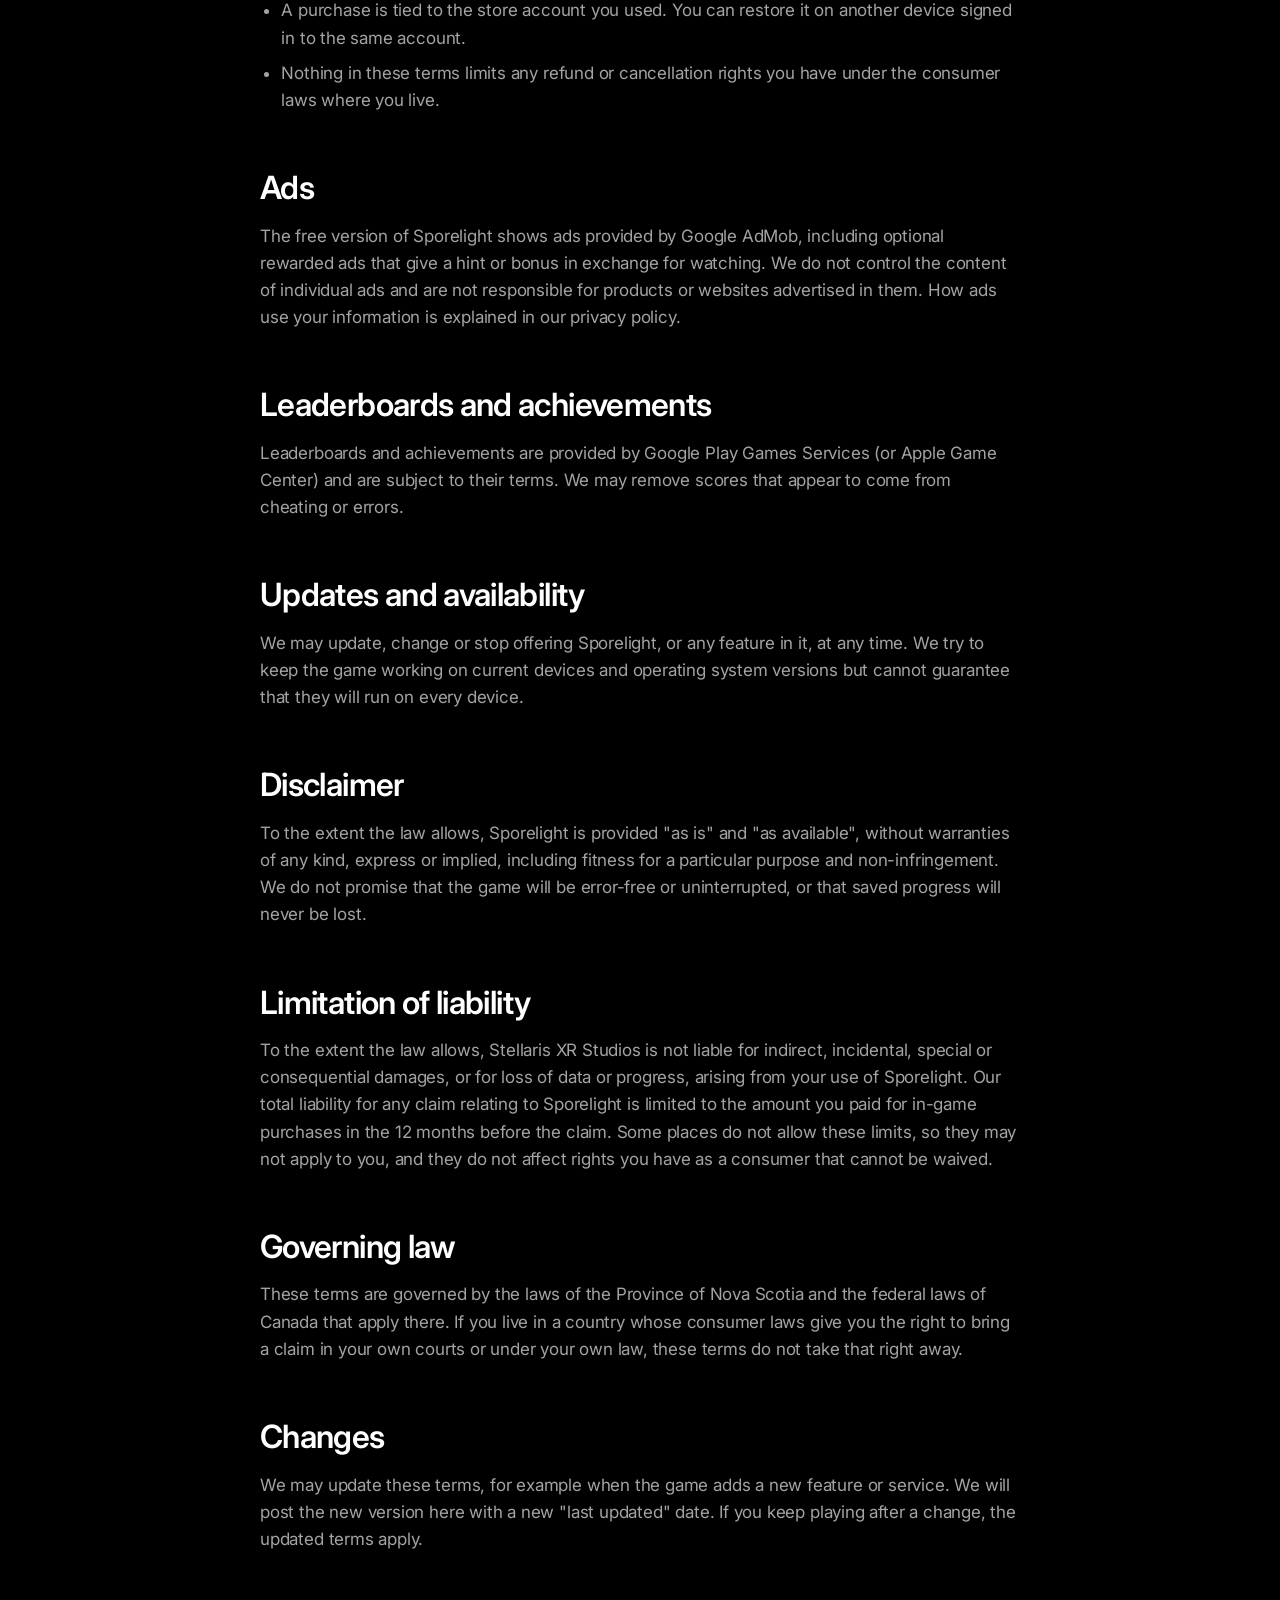
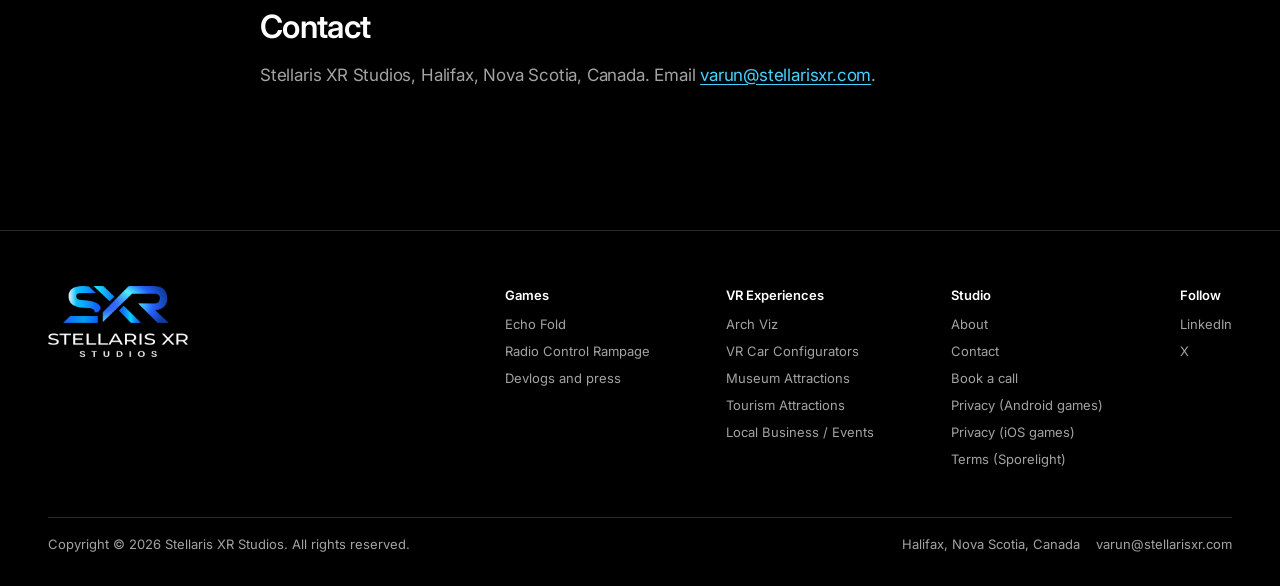
<file: sporelight-terms.html>
<!DOCTYPE html>
<html lang="en">

<head>
    <meta charset="UTF-8" />
    <meta name="viewport" content="width=device-width, initial-scale=1.0" />

    <title>Sporelight Terms of Service | Stellaris XR Studios</title>
    <meta name="description" content="Terms of service for Sporelight, a mobile game by Stellaris XR Studios." />
    <meta name="robots" content="index, follow" />
    <link rel="canonical" href="https://stellarisxr.com/sporelight-terms.html" />

    <link rel="icon" type="image/png" href="assets/favicon.png" />
    <link rel="apple-touch-icon" href="assets/apple-touch-icon.png" />

    <link rel="preconnect" href="https://fonts.googleapis.com" />
    <link rel="preconnect" href="https://fonts.gstatic.com" crossorigin />
    <link href="https://fonts.googleapis.com/css2?family=Inter:opsz,wght@14..32,400;14..32,600&display=swap" rel="stylesheet" />

    <link rel="stylesheet" href="styles.css" />
    <link href="https://assets.calendly.com/assets/external/widget.css" rel="stylesheet">
</head>

<body>

    <a class="skip-link" href="#main">Skip to content</a>

    <header class="site-header">
        <nav class="nav" aria-label="Main">
            <a href="index.html" class="logo" aria-label="Stellaris XR Studios home">
                <img src="assets/stellaris-wordmark-white-crop.png" alt="Stellaris XR Studios" width="108" height="15" />
            </a>
            <div class="nav-links">
                <a href="games.html">Games</a>
                <div class="dropdown">
                    <button class="dropdown-toggle" aria-expanded="false" aria-haspopup="true">VR Experiences</button>
                    <div class="dropdown-menu">
                        <a href="arch-viz.html">Arch Viz</a>
                        <a href="vr-car-configurators.html">VR Car Configurators</a>
                        <a href="museum-attractions.html">Museum Attractions</a>
                        <a href="tourism-attractions.html">Tourism Attractions</a>
                        <a href="local-business-events.html">Local Business / Events</a>
                    </div>
                </div>
                <a href="about.html">Studio</a>
                <a href="contact.html">Contact</a>
            </div>
            <button class="mobile-menu-button" aria-expanded="false" aria-controls="mobile-menu" aria-label="Open menu"><span></span></button>
        </nav>
    </header>

    <div class="mobile-menu" id="mobile-menu" aria-hidden="true">
        <button class="mobile-close" aria-label="Close menu"></button>
        <nav aria-label="Mobile">
            <a href="index.html">Home</a>
            <a href="games.html">Games</a>
            <a href="index.html#experiences">VR Experiences</a>
            <a class="sub" href="arch-viz.html">Arch Viz</a>
            <a class="sub" href="vr-car-configurators.html">VR Car Configurators</a>
            <a class="sub" href="museum-attractions.html">Museum Attractions</a>
            <a class="sub" href="tourism-attractions.html">Tourism Attractions</a>
            <a class="sub" href="local-business-events.html">Local Business / Events</a>
            <a href="about.html">Studio</a>
            <a href="contact.html">Contact</a>
        </nav>
        <a href="contact.html#request" class="btn">Request a demo</a>
    </div>

    <main id="main">

        <section class="section dark legal">
            <div class="container legal-col">
                <p class="t-kicker">Sporelight</p>
                <h1 class="t-h1">Terms of service</h1>
                <p class="legal-meta">Last updated November 13, 2026. See also: <a href="privacy-android.html">Sporelight privacy policy (Android)</a>.</p>
                <h2>About these terms</h2>
                <p>These terms apply to <strong>Sporelight</strong> ("the game"), a mobile game published by Stellaris XR Studios ("we", "us"), an independent game studio in Halifax, Nova Scotia, Canada. By downloading or playing Sporelight you agree to these terms. If you do not agree, please do not play. Questions: <a href="mailto:varun@stellarisxr.com">varun@stellarisxr.com</a>.</p>
                <p>The terms of the store you downloaded the game from (Google Play or the Apple App Store) also apply. If you downloaded the game from the App Store, Apple's standard Licensed Application End User License Agreement applies, and these terms add to it.</p>
                <h2>Your licence to play</h2>
                <p>We give you a personal, non-exclusive, non-transferable, revocable licence to install and play Sporelight on devices you own or control, for your own non-commercial entertainment. You may not copy, modify, resell, rent or distribute the games, reverse engineer it except where the law allows it, or use cheats, bots or modified versions to gain an advantage or interfere with leaderboards.</p>
                <h2>Ownership</h2>
                <p>Sporelight, including its code, art, music, sound, text and design, belong to Stellaris XR Studios or our licensors and are protected by copyright and other laws. Third-party assets are credited in the game's Credits screen. Nothing in these terms transfers ownership of any of it to you.</p>
                <h2>In-game currency and items</h2>
                <p>Sporelight includes in-game currency (spores and stars) and unlockable items earned by playing. These have no real-world value, cannot be exchanged for money or transferred to anyone else, and exist only inside the game. Because progress is saved on your device, uninstalling the game or clearing its data can delete them unless your device backup restores them.</p>
                <h2>Purchases</h2>
                <ul><li>Purchases such as <strong>PRO</strong> (a one-time purchase that removes banner and between-level ads) are sold and processed by Google Play or the Apple App Store. Prices are shown in the store before you buy.</li><li>Refunds are handled by the store under its refund policy. If a purchase is refunded, the item it unlocked may be removed.</li><li>A purchase is tied to the store account you used. You can restore it on another device signed in to the same account.</li><li>Nothing in these terms limits any refund or cancellation rights you have under the consumer laws where you live.</li></ul>
                <h2>Ads</h2>
                <p>The free version of Sporelight shows ads provided by Google AdMob, including optional rewarded ads that give a hint or bonus in exchange for watching. We do not control the content of individual ads and are not responsible for products or websites advertised in them. How ads use your information is explained in our privacy policy.</p>
                <h2>Leaderboards and achievements</h2>
                <p>Leaderboards and achievements are provided by Google Play Games Services (or Apple Game Center) and are subject to their terms. We may remove scores that appear to come from cheating or errors.</p>
                <h2>Updates and availability</h2>
                <p>We may update, change or stop offering Sporelight, or any feature in it, at any time. We try to keep the game working on current devices and operating system versions but cannot guarantee that they will run on every device.</p>
                <h2>Disclaimer</h2>
                <p>To the extent the law allows, Sporelight is provided "as is" and "as available", without warranties of any kind, express or implied, including fitness for a particular purpose and non-infringement. We do not promise that the game will be error-free or uninterrupted, or that saved progress will never be lost.</p>
                <h2>Limitation of liability</h2>
                <p>To the extent the law allows, Stellaris XR Studios is not liable for indirect, incidental, special or consequential damages, or for loss of data or progress, arising from your use of Sporelight. Our total liability for any claim relating to Sporelight is limited to the amount you paid for in-game purchases in the 12 months before the claim. Some places do not allow these limits, so they may not apply to you, and they do not affect rights you have as a consumer that cannot be waived.</p>
                <h2>Governing law</h2>
                <p>These terms are governed by the laws of the Province of Nova Scotia and the federal laws of Canada that apply there. If you live in a country whose consumer laws give you the right to bring a claim in your own courts or under your own law, these terms do not take that right away.</p>
                <h2>Changes</h2>
                <p>We may update these terms, for example when the game adds a new feature or service. We will post the new version here with a new "last updated" date. If you keep playing after a change, the updated terms apply.</p>
                <h2>Contact</h2>
                <p>Stellaris XR Studios, Halifax, Nova Scotia, Canada. Email <a href="mailto:varun@stellarisxr.com">varun@stellarisxr.com</a>.</p>

            </div>
        </section>

    </main>

    <footer class="footer">
        <div class="container">
            <div class="footer-top">
                <img class="footer-logo" src="assets/logo-white-crop.png" alt="Stellaris XR Studios" width="800" height="408" loading="lazy" />
                <div class="footer-cols">
                    <div>
                        <h2>Games</h2>
                        <ul>
                            <li><a href="games.html#echo-fold">Echo Fold</a></li>
                            <li><a href="games.html#rc-rampage">Radio Control Rampage</a></li>
                            <li><a href="games.html#news">Devlogs and press</a></li>
                        </ul>
                    </div>
                    <div>
                        <h2>VR Experiences</h2>
                        <ul>
                        <li><a href="arch-viz.html">Arch Viz</a></li>
                        <li><a href="vr-car-configurators.html">VR Car Configurators</a></li>
                        <li><a href="museum-attractions.html">Museum Attractions</a></li>
                        <li><a href="tourism-attractions.html">Tourism Attractions</a></li>
                        <li><a href="local-business-events.html">Local Business / Events</a></li>
                        </ul>
                    </div>
                    <div>
                        <h2>Studio</h2>
                        <ul>
                            <li><a href="about.html">About</a></li>
                            <li><a href="contact.html">Contact</a></li>
                            <li><a href="https://cal.com/stellarisxr/consultation" data-schedule target="_blank" rel="noopener">Book a call</a></li>
                            <li><a href="privacy-android.html">Privacy (Android games)</a></li>
                            <li><a href="privacy-ios.html">Privacy (iOS games)</a></li>
                            <li><a href="sporelight-terms.html">Terms (Sporelight)</a></li>
                        </ul>
                    </div>
                    <div>
                        <h2>Follow</h2>
                        <ul>
                            <li><a href="https://www.linkedin.com/company/stellaris-xr-studios/" target="_blank" rel="noopener noreferrer">LinkedIn</a></li>
                            <li><a href="https://x.com/StellarisXR" target="_blank" rel="noopener noreferrer">X</a></li>
                        </ul>
                    </div>
                </div>
            </div>
            <div class="footer-bottom">
                <p>Copyright &copy; 2026 Stellaris XR Studios. All rights reserved.</p>
                <p>Halifax, Nova Scotia, Canada &nbsp;&nbsp; <a href="mailto:varun@stellarisxr.com">varun@stellarisxr.com</a></p>
            </div>
        </div>
    </footer>

    <script src="https://assets.calendly.com/assets/external/widget.js" async></script>
    <script src="script.js"></script>
</body>

</html>
</file>
<file: styles.css>
/* ===============================
   STELLARIS XR STUDIOS
   Palette: #000000 · #FFFFFF · #47D1FE · #1545B1
   =============================== */

:root {
    --black: #000000;
    --white: #ffffff;
    --cyan: #47d1fe;
    --blue: #1545b1;

    /* tints of the palette, never new hues */
    --on-dark-2: rgba(255, 255, 255, 0.64);
    --on-dark-card: rgba(255, 255, 255, 0.07);
    --on-dark-line: rgba(255, 255, 255, 0.16);
    --on-light-2: rgba(0, 0, 0, 0.58);
    --on-light-card: rgba(0, 0, 0, 0.04);
    --on-light-line: rgba(0, 0, 0, 0.16);

    --font: -apple-system, BlinkMacSystemFont, "Inter", "Segoe UI", system-ui, sans-serif;

    --t-hero: clamp(2.5rem, 1.2rem + 5.4vw, 6rem);
    --t-h1: clamp(2rem, 1.3rem + 3.6vw, 4.5rem);
    --t-h2: clamp(2rem, 1.3rem + 2.4vw, 3.5rem);
    --t-h3: clamp(1.5rem, 1.2rem + 1vw, 2rem);
    --t-sub: clamp(1.1875rem, 1rem + 0.6vw, 1.75rem);
    --t-body: 1.0625rem;
    --t-small: 0.875rem;
    --t-micro: 0.8125rem;

    --nav-h: 52px;
    --local-h: 52px;
    --max: 1200px;
    --pad: clamp(20px, 4vw, 48px);
    --radius: 28px;
    --radius-sm: 18px;

    --ease: cubic-bezier(0.25, 0.1, 0.25, 1);
    --ease-out: cubic-bezier(0.23, 1, 0.32, 1);
}

*,
*::before,
*::after {
    box-sizing: border-box;
    margin: 0;
    padding: 0;
}

html {
    scroll-behavior: smooth;
    -webkit-text-size-adjust: 100%;
}

body {
    font-family: var(--font);
    font-size: var(--t-body);
    line-height: 1.47;
    letter-spacing: -0.011em;
    background: var(--black);
    color: var(--white);
    overflow-x: hidden;
    -webkit-font-smoothing: antialiased;
    -moz-osx-font-smoothing: grayscale;
    font-optical-sizing: auto;
}

img,
video,
svg {
    display: block;
    max-width: 100%;
}

a {
    color: inherit;
    text-decoration: none;
}

button,
input,
select,
textarea {
    font: inherit;
    letter-spacing: inherit;
    color: inherit;
}

button,
a {
    -webkit-tap-highlight-color: transparent;
    touch-action: manipulation;
}

:focus-visible {
    outline: 2px solid var(--cyan);
    outline-offset: 3px;
    border-radius: 6px;
}

::selection {
    background: var(--cyan);
    color: var(--black);
}

.skip-link {
    position: absolute;
    left: 16px;
    top: -100px;
    z-index: 3000;
    padding: 10px 16px;
    border-radius: 980px;
    background: var(--white);
    color: var(--black);
}

.skip-link:focus {
    top: 10px;
}

/* ---------- Themes ---------- */

.dark {
    background: var(--black);
    color: var(--white);
    --fg-2: var(--on-dark-2);
    --card: var(--on-dark-card);
    --line: var(--on-dark-line);
    --link: var(--cyan);
}

.light {
    background: var(--white);
    color: var(--black);
    --fg-2: var(--on-light-2);
    --card: var(--on-light-card);
    --line: var(--on-light-line);
    --link: var(--blue);
}

/* ---------- Type ---------- */

.t-hero,
.t-h1,
.t-h2,
.t-h3 {
    font-weight: 600;
    text-wrap: balance;
}

.t-hero {
    font-size: var(--t-hero);
    line-height: 1.03;
    letter-spacing: -0.035em;
}

.t-h1 {
    font-size: var(--t-h1);
    line-height: 1.05;
    letter-spacing: -0.03em;
}

.t-h2 {
    font-size: var(--t-h2);
    line-height: 1.08;
    letter-spacing: -0.028em;
}

.t-h3 {
    font-size: var(--t-h3);
    line-height: 1.14;
    letter-spacing: -0.02em;
}

.t-sub {
    font-size: var(--t-sub);
    line-height: 1.3;
    letter-spacing: -0.015em;
    font-weight: 400;
    text-wrap: balance;
}

.t-kicker {
    font-size: var(--t-sub);
    font-weight: 600;
    letter-spacing: -0.015em;
    color: var(--cyan);
}

.light .t-kicker {
    color: var(--blue);
}

.fg-2 {
    color: var(--fg-2);
}

.small {
    font-size: var(--t-small);
}

/* ---------- Layout ---------- */

.container {
    width: min(100% - 2 * var(--pad), var(--max));
    margin-inline: auto;
}

.section {
    padding-block: clamp(80px, 11vw, 160px);
}

.center,
.hero,
.p-hero,
.tile,
.duo-tile {
    text-align: center;
}

.center .t-sub,
.center p,
.hero .t-sub,
.p-hero .t-sub,
.tile .t-sub,
.duo-tile .t-sub {
    margin-inline: auto;
}

.stack > * + * {
    margin-top: 16px;
}

/* ---------- Buttons and links ---------- */

.btn {
    display: inline-flex;
    align-items: center;
    justify-content: center;
    min-height: 44px;
    padding: 0 22px;
    border-radius: 980px;
    border: 1px solid transparent;
    background: var(--blue);
    color: var(--white);
    font-size: var(--t-body);
    font-weight: 400;
    letter-spacing: -0.01em;
    white-space: nowrap;
    cursor: pointer;
    transition: transform 120ms var(--ease-out), background-color 200ms var(--ease), color 200ms var(--ease), border-color 200ms var(--ease);
}

.btn:hover {
    background: #1b52cc;
}

.btn:active {
    transform: scale(0.97);
}

.btn.ghost {
    background: transparent;
    border-color: currentColor;
    color: var(--link);
}

.btn.ghost:hover {
    background: var(--link);
    border-color: var(--link);
    color: var(--black);
}

.light .btn.ghost:hover {
    color: var(--white);
}

.btn.small {
    min-height: 30px;
    padding: 0 14px;
    font-size: var(--t-micro);
}

.btn[disabled] {
    opacity: 0.6;
    cursor: progress;
}

.more {
    display: inline-flex;
    align-items: center;
    gap: 2px;
    color: var(--link);
    font-size: var(--t-sub);
    letter-spacing: -0.015em;
}

.more::after {
    content: "";
    width: 0.42em;
    height: 0.42em;
    margin-left: 0.18em;
    border-right: 0.09em solid currentColor;
    border-top: 0.09em solid currentColor;
    transform: rotate(45deg);
}

.more:hover {
    text-decoration: underline;
    text-underline-offset: 0.16em;
}

.inline-link {
    color: var(--link);
}

.inline-link:hover {
    text-decoration: underline;
}

.actions {
    display: flex;
    flex-wrap: wrap;
    align-items: center;
    gap: 14px 24px;
    margin-top: 32px;
}

.center .actions,
.hero .actions,
.p-hero .actions,
.tile .actions,
.duo-tile .actions {
    justify-content: center;
}

/* ---------- Global nav ---------- */

.site-header {
    position: sticky;
    top: 0;
    z-index: 1000;
    height: var(--nav-h);
    background: rgba(0, 0, 0, 0.78);
    -webkit-backdrop-filter: saturate(180%) blur(20px);
    backdrop-filter: saturate(180%) blur(20px);
}

.nav {
    height: 100%;
    width: min(100% - 2 * var(--pad), var(--max));
    margin-inline: auto;
    display: flex;
    align-items: center;
    gap: 24px;
}

.logo img {
    height: 15px;
    width: auto;
}

.nav-links {
    margin-left: auto;
    display: flex;
    align-items: center;
    gap: clamp(20px, 2.6vw, 36px);
    font-size: var(--t-micro);
    letter-spacing: 0;
}

.nav-links > a,
.dropdown-toggle {
    display: inline-flex;
    align-items: center;
    min-height: 44px;
    color: rgba(255, 255, 255, 0.8);
    background: none;
    border: 0;
    cursor: pointer;
    transition: color 200ms var(--ease);
}

.nav-links > a:hover,
.dropdown-toggle:hover,
.nav-links > a[aria-current="page"],
.dropdown-toggle[aria-current="page"] {
    color: var(--white);
}

.dropdown {
    position: relative;
}

.dropdown-menu {
    position: absolute;
    top: calc(100% - 2px);
    left: 50%;
    min-width: 240px;
    padding: 10px;
    border-radius: var(--radius-sm);
    background: rgba(18, 18, 18, 0.96);
    -webkit-backdrop-filter: saturate(180%) blur(20px);
    backdrop-filter: saturate(180%) blur(20px);
    box-shadow: 0 20px 50px rgba(0, 0, 0, 0.5);
    transform: translateX(-50%);
    display: none;
}

.dropdown:hover .dropdown-menu,
.dropdown.open .dropdown-menu {
    display: block;
    animation: menu-in 180ms var(--ease-out);
}

@keyframes menu-in {
    from {
        opacity: 0;
        transform: translate(-50%, -6px);
    }
}

.dropdown-menu a {
    display: block;
    padding: 10px 12px;
    border-radius: 10px;
    font-size: var(--t-small);
    color: rgba(255, 255, 255, 0.86);
    transition: background-color 150ms var(--ease), color 150ms var(--ease);
}

.dropdown-menu a:hover {
    background: rgba(255, 255, 255, 0.08);
    color: var(--white);
}

.nav .btn {
    margin-left: 4px;
}

.mobile-menu-button {
    display: none;
    margin-left: auto;
    width: 44px;
    height: 44px;
    background: none;
    border: 0;
    cursor: pointer;
    position: relative;
}

.mobile-menu-button span,
.mobile-menu-button::before,
.mobile-menu-button::after {
    content: "";
    position: absolute;
    left: 13px;
    width: 18px;
    height: 1.5px;
    background: var(--white);
    border-radius: 1px;
}

.mobile-menu-button::before {
    top: 17px;
}

.mobile-menu-button::after {
    top: 25px;
}

.mobile-menu-button span {
    display: none;
}

.mobile-menu {
    position: fixed;
    inset: 0;
    z-index: 1100;
    padding: 8px var(--pad) 40px;
    background: var(--black);
    overflow-y: auto;
    opacity: 0;
    visibility: hidden;
    transition: opacity 220ms var(--ease-out), visibility 0s linear 220ms;
}

.mobile-menu.active {
    opacity: 1;
    visibility: visible;
    transition-delay: 0s;
}

.mobile-close {
    display: block;
    margin-left: auto;
    width: 44px;
    height: 44px;
    background: none;
    border: 0;
    position: relative;
    cursor: pointer;
}

.mobile-close::before,
.mobile-close::after {
    content: "";
    position: absolute;
    left: 13px;
    top: 21px;
    width: 18px;
    height: 1.5px;
    background: var(--white);
    transform: rotate(45deg);
}

.mobile-close::after {
    transform: rotate(-45deg);
}

.mobile-menu nav {
    display: grid;
    margin-top: 16px;
}

.mobile-menu nav a {
    font-size: 1.75rem;
    font-weight: 600;
    letter-spacing: -0.02em;
    line-height: 1.2;
    padding-block: 8px;
}

.mobile-menu nav a.sub {
    font-size: 1.0625rem;
    font-weight: 400;
    color: var(--on-dark-2);
    padding-block: 6px;
}

.mobile-menu .btn {
    margin-top: 28px;
}

/* ---------- Local nav (product pages) ---------- */

.local-nav {
    position: sticky;
    top: var(--nav-h);
    z-index: 900;
    height: var(--local-h);
    background: rgba(0, 0, 0, 0.72);
    -webkit-backdrop-filter: saturate(180%) blur(20px);
    backdrop-filter: saturate(180%) blur(20px);
    box-shadow: inset 0 -1px 0 var(--on-dark-line);
}

.local-nav .container {
    height: 100%;
    display: flex;
    align-items: center;
    gap: 20px;
}

.local-title {
    font-size: 1.3125rem;
    font-weight: 600;
    letter-spacing: -0.02em;
    margin-right: auto;
    white-space: nowrap;
}

.local-links {
    display: flex;
    gap: 24px;
    font-size: var(--t-micro);
    color: rgba(255, 255, 255, 0.8);
}

.local-links a:hover {
    color: var(--white);
}

/* ---------- Home hero ---------- */

.hero {
    position: relative;
    min-height: calc(100svh - var(--nav-h));
    display: grid;
    place-items: center;
    overflow: hidden;
    padding: 96px var(--pad) 120px;
    text-align: center;
    isolation: isolate;
}

.hero-bg {
    position: absolute;
    inset: 0;
    z-index: -1;
}

.hero-bg video,
.hero-bg img {
    width: 100%;
    height: 100%;
    object-fit: cover;
    opacity: 0.7;
}

.hero-bg::after {
    content: "";
    position: absolute;
    inset: 0;
    background: radial-gradient(ellipse at center, rgba(0, 0, 0, 0.2) 0%, rgba(0, 0, 0, 0.75) 80%);
}

.hero-logo {
    width: clamp(200px, 26vw, 360px);
    height: auto;
    margin: 0 auto 48px;
}

.hero .t-sub {
    max-width: 30ch;
    margin-top: 20px;
    color: var(--on-dark-2);
}

/* ---------- Product hero (inner pages) ---------- */

.p-hero {
    padding-top: clamp(56px, 8vw, 110px);
    padding-bottom: 0;
    text-align: center;
}

.p-hero .t-kicker {
    margin-bottom: 10px;
}

.p-hero .t-sub {
    max-width: 34ch;
    margin-top: 20px;
    color: var(--fg-2);
}

.p-hero-media {
    margin-top: clamp(48px, 6vw, 80px);
    border-radius: var(--radius);
    overflow: hidden;
    aspect-ratio: 16 / 9;
    background: var(--card);
}

.p-hero-media video,
.p-hero-media img {
    width: 100%;
    height: 100%;
    object-fit: cover;
}

/* ---------- Feature tile (full width, image below) ---------- */

.tile {
    padding-top: clamp(72px, 9vw, 120px);
    text-align: center;
    overflow: hidden;
}

.tile .t-sub {
    margin-top: 12px;
    color: var(--fg-2);
    max-width: 36ch;
}

.tile .actions {
    margin-top: 20px;
}

.tile-media {
    margin-top: clamp(40px, 5vw, 64px);
    border-radius: var(--radius) var(--radius) 0 0;
    overflow: hidden;
    aspect-ratio: 21 / 9;
}

.tile-media img,
.tile-media video {
    width: 100%;
    height: 100%;
    object-fit: cover;
}

/* ---------- Statement ---------- */

.statement {
    font-size: var(--t-h2);
    font-weight: 600;
    line-height: 1.12;
    letter-spacing: -0.028em;
    max-width: 22ch;
    margin-inline: auto;
    text-align: center;
    text-wrap: balance;
}

.statement-dim {
    margin: 28px auto 0;
    max-width: 30ch;
    font-size: var(--t-h3);
    font-weight: 600;
    line-height: 1.2;
    letter-spacing: -0.02em;
    color: var(--fg-2);
    text-wrap: balance;
}

/* ---------- Gallery (horizontal cards) ---------- */

.gallery-head {
    display: flex;
    align-items: flex-end;
    justify-content: space-between;
    gap: 24px;
    flex-wrap: wrap;
}

.gallery-head .t-sub {
    margin-top: 12px;
    color: var(--fg-2);
    max-width: 40ch;
}

.gallery {
    margin-top: 48px;
    display: grid;
    grid-auto-flow: column;
    grid-auto-columns: min(78vw, 400px);
    gap: 20px;
    overflow-x: auto;
    scroll-snap-type: x mandatory;
    scroll-padding-inline: max(var(--pad), (100vw - var(--max)) / 2);
    padding-inline: max(var(--pad), (100vw - var(--max)) / 2);
    padding-bottom: 8px;
    scrollbar-width: none;
    list-style: none;
}

.gallery::-webkit-scrollbar {
    display: none;
}

.g-card {
    scroll-snap-align: start;
}

.g-card a,
.g-card > div {
    display: block;
}

.g-media {
    display: block;
    position: relative;
    aspect-ratio: 4 / 5;
    border-radius: var(--radius);
    overflow: hidden;
    background: var(--card);
}

.g-media img,
.g-media video {
    width: 100%;
    height: 100%;
    object-fit: cover;
    transition: transform 600ms var(--ease-out);
}

@media (hover: hover) {
    .g-card a:hover .g-media img {
        transform: scale(1.03);
    }
}

.g-text {
    margin-top: 18px;
    padding-right: 12px;
    font-size: var(--t-body);
    color: var(--fg-2);
    max-width: 34ch;
}

.g-text strong {
    color: currentColor;
    font-weight: 600;
}

.dark .g-text strong {
    color: var(--white);
}

.light .g-text strong {
    color: var(--black);
}

.g-controls {
    display: flex;
    justify-content: flex-end;
    gap: 14px;
    margin-top: 28px;
}

.g-btn {
    width: 36px;
    height: 36px;
    border-radius: 50%;
    border: 0;
    background: var(--card);
    display: grid;
    place-items: center;
    cursor: pointer;
    transition: background-color 200ms var(--ease), opacity 200ms var(--ease), transform 120ms var(--ease-out);
}

.dark .g-btn {
    background: rgba(255, 255, 255, 0.14);
}

.light .g-btn {
    background: rgba(0, 0, 0, 0.08);
}

.g-btn:hover {
    background: rgba(127, 127, 127, 0.3);
}

.g-btn:active {
    transform: scale(0.92);
}

.g-btn[disabled] {
    opacity: 0.35;
    cursor: default;
}

.g-btn::before {
    content: "";
    width: 8px;
    height: 8px;
    border-left: 2px solid currentColor;
    border-bottom: 2px solid currentColor;
    transform: translateX(2px) rotate(45deg);
}

.g-btn.next::before {
    transform: translateX(-2px) rotate(-135deg);
}

/* ---------- Two-up tiles ---------- */

.duo {
    display: grid;
    grid-template-columns: repeat(2, minmax(0, 1fr));
    gap: 12px;
    padding: 12px;
}

.duo-tile {
    position: relative;
    min-height: clamp(480px, 48vw, 620px);
    border-radius: var(--radius);
    overflow: hidden;
    padding: clamp(40px, 5vw, 56px) 32px;
    text-align: center;
    display: flex;
    flex-direction: column;
    align-items: center;
    isolation: isolate;
}

.duo-tile.on-image {
    color: var(--white);
}

.duo-tile .t-sub {
    margin-top: 10px;
    max-width: 28ch;
}

.duo-tile .actions {
    margin-top: 18px;
}

.duo-tile .duo-bg {
    position: absolute;
    inset: 0;
    z-index: -1;
}

.duo-tile .duo-bg img,
.duo-tile .duo-bg video {
    width: 100%;
    height: 100%;
    object-fit: cover;
}

.duo-tile.on-image .duo-bg::after {
    content: "";
    position: absolute;
    inset: 0;
    background: linear-gradient(to bottom, rgba(0, 0, 0, 0.88) 0%, rgba(0, 0, 0, 0.62) 38%, rgba(0, 0, 0, 0) 72%);
}

.duo-tile.on-image .t-sub {
    color: rgba(255, 255, 255, 0.82);
}

.duo-tile.on-image .more {
    color: var(--cyan);
}

/* ---------- Split (text + list) ---------- */

.split {
    display: grid;
    grid-template-columns: repeat(2, minmax(0, 1fr));
    gap: clamp(40px, 6vw, 96px);
    align-items: start;
}

.split .prose p {
    color: var(--fg-2);
    font-size: var(--t-sub);
    line-height: 1.35;
    letter-spacing: -0.015em;
    max-width: 30ch;
}

.split .prose p + p {
    margin-top: 1em;
}

.split .prose strong {
    color: var(--black);
    font-weight: 600;
}

.dark .split .prose strong {
    color: var(--white);
}

.for-list {
    list-style: none;
    display: grid;
    grid-template-columns: repeat(2, minmax(0, 1fr));
    gap: 0 24px;
    margin-top: 24px;
}

.for-list li {
    padding-block: 14px;
    border-top: 1px solid var(--line);
    font-size: var(--t-body);
}

/* ---------- Spec row ---------- */

.specs {
    display: grid;
    grid-template-columns: repeat(3, minmax(0, 1fr));
    gap: 40px;
    margin-top: 64px;
    text-align: center;
}

.spec-value {
    font-size: var(--t-h3);
    font-weight: 600;
    letter-spacing: -0.02em;
    line-height: 1.15;
}

.spec-label {
    margin-top: 8px;
    color: var(--fg-2);
    font-size: var(--t-body);
}

/* ---------- Game feature ---------- */

.game {
    display: grid;
    grid-template-columns: repeat(12, minmax(0, 1fr));
    gap: 24px;
    align-items: center;
}

.game-media {
    grid-column: 1 / span 7;
    border-radius: var(--radius);
    overflow: hidden;
    aspect-ratio: 3 / 2;
    background: var(--card);
}

.game-media img,
.game-media video {
    width: 100%;
    height: 100%;
    object-fit: cover;
}

.game-text {
    grid-column: 8 / -1;
}

.game.flip .game-media {
    grid-column: 6 / -1;
    grid-row: 1;
}

.game.flip .game-text {
    grid-column: 1 / span 5;
    grid-row: 1;
}

.game-text .t-sub {
    margin-top: 14px;
    color: var(--fg-2);
}

.game-meta {
    margin-top: 24px;
    display: grid;
    gap: 6px;
    font-size: var(--t-small);
    color: var(--fg-2);
}

.game-meta b {
    font-weight: 600;
    color: var(--white);
}

.light .game-meta b {
    color: var(--black);
}

/* ---------- Contact form ---------- */

.form-card {
    max-width: 680px;
    margin: 56px auto 0;
    padding: clamp(28px, 4vw, 48px);
    border-radius: var(--radius);
    background: var(--card);
    text-align: left;
}

.contact-form {
    display: grid;
    gap: 18px;
}

.form-row {
    display: grid;
    grid-template-columns: 1fr 1fr;
    gap: 18px;
}

.field {
    display: grid;
    gap: 8px;
}

.field label {
    font-size: var(--t-small);
    color: var(--fg-2);
}

.contact-form input,
.contact-form select,
.contact-form textarea {
    width: 100%;
    min-height: 52px;
    padding: 14px 16px;
    border: 1px solid var(--line);
    border-radius: 12px;
    background: var(--white);
    color: var(--black);
    font-size: var(--t-body);
    transition: border-color 200ms var(--ease), box-shadow 200ms var(--ease);
}

.contact-form textarea {
    min-height: 150px;
    resize: vertical;
}

.contact-form select {
    appearance: none;
    -webkit-appearance: none;
    background-image: url("data:image/svg+xml,%3Csvg xmlns='http://www.w3.org/2000/svg' width='12' height='8' viewBox='0 0 12 8'%3E%3Cpath d='M1 1l5 5 5-5' fill='none' stroke='%23000' stroke-width='1.5'/%3E%3C/svg%3E");
    background-repeat: no-repeat;
    background-position: calc(100% - 18px) 50%;
}

.contact-form input:focus,
.contact-form select:focus,
.contact-form textarea:focus {
    outline: none;
    border-color: var(--blue);
    box-shadow: 0 0 0 4px rgba(21, 69, 177, 0.18);
}

.trap {
    position: absolute;
    left: -9999px;
}

.form-foot {
    display: flex;
    flex-wrap: wrap;
    align-items: center;
    gap: 12px 20px;
    margin-top: 6px;
}

.form-status {
    font-size: var(--t-small);
}

.form-status.ok {
    color: var(--blue);
}

.form-status.error {
    color: #b3261e;
}

/* ---------- CTA ---------- */

.cta .t-sub {
    margin-top: 14px;
    color: var(--fg-2);
    max-width: 34ch;
}

.cta-logo {
    width: 140px;
    margin: 0 auto 40px;
}

/* ---------- Footer ---------- */

.footer {
    background: var(--black);
    color: var(--on-dark-2);
    font-size: var(--t-micro);
    letter-spacing: 0;
    padding-block: 56px 32px;
    box-shadow: inset 0 1px 0 var(--on-dark-line);
}

.footer-top {
    display: flex;
    justify-content: space-between;
    align-items: flex-start;
    gap: 40px;
    flex-wrap: wrap;
}

.footer-logo {
    width: 140px;
    height: auto;
}

.footer-cols {
    display: grid;
    grid-template-columns: repeat(4, auto);
    gap: 24px clamp(32px, 6vw, 88px);
}

.footer-cols h2 {
    font-size: var(--t-micro);
    font-weight: 600;
    color: var(--white);
    margin-bottom: 10px;
}

.footer-cols ul {
    list-style: none;
    display: grid;
    gap: 8px;
}

.footer-cols a:hover {
    color: var(--white);
    text-decoration: underline;
}

.footer-bottom {
    margin-top: 48px;
    padding-top: 18px;
    box-shadow: inset 0 1px 0 var(--on-dark-line);
    display: flex;
    justify-content: space-between;
    flex-wrap: wrap;
    gap: 12px;
}

.footer-bottom a:hover {
    color: var(--white);
}

/* ---------- Reveal ---------- */

@media (prefers-reduced-motion: no-preference) {
    .js [data-reveal] {
        opacity: 0;
        transform: translateY(36px);
        transition: opacity 900ms var(--ease-out), transform 900ms var(--ease-out);
        transition-delay: var(--delay, 0ms);
    }

    .js [data-reveal].visible {
        opacity: 1;
        transform: none;
    }
}

@media (prefers-reduced-motion: reduce) {
    html {
        scroll-behavior: auto;
    }

    *,
    *::before,
    *::after {
        transition-duration: 0.01ms !important;
        animation-duration: 0.01ms !important;
    }
}

@media (prefers-reduced-transparency: reduce) {
    .site-header,
    .local-nav,
    .dropdown-menu {
        background: var(--black);
        -webkit-backdrop-filter: none;
        backdrop-filter: none;
    }
}

/* ---------- Responsive ---------- */

@media (max-width: 1000px) {
    .split {
        grid-template-columns: 1fr;
    }

    .nav-links,
    .nav .btn {
        display: none;
    }

    .mobile-menu-button {
        display: block;
    }

    .game,
    .game.flip {
        grid-template-columns: 1fr;
    }

    .game .game-media,
    .game .game-text,
    .game.flip .game-media,
    .game.flip .game-text {
        grid-column: 1;
        grid-row: auto;
    }

    .game-text {
        text-align: center;
    }

    .game-text .t-sub {
        margin-inline: auto;
    }

    .game-text .actions {
        justify-content: center;
    }

    .game-meta {
        justify-content: center;
    }
}

@media (max-width: 760px) {
    .local-links {
        display: none;
    }

    .duo {
        grid-template-columns: 1fr;
    }

    .split {
        grid-template-columns: 1fr;
    }

    .specs {
        grid-template-columns: 1fr;
        gap: 28px;
    }

    .tile-media {
        aspect-ratio: 4 / 3;
    }

    .p-hero-media {
        aspect-ratio: 4 / 3;
        border-radius: var(--radius-sm);
    }

    .form-row {
        grid-template-columns: 1fr;
    }

    .footer-cols {
        grid-template-columns: repeat(2, minmax(0, 1fr));
        width: 100%;
    }

    .g-controls {
        display: none;
    }
}

@media (max-width: 420px) {
    .for-list {
        grid-template-columns: 1fr;
    }
}

/* ---------- Legal pages (privacy policies) ---------- */

.legal {
    padding-top: calc(var(--nav-h) + clamp(48px, 8vw, 96px));
}

.legal-col {
    max-width: 760px;
}

.legal .t-h1 {
    margin-top: 8px;
}

.legal-meta {
    margin-top: 20px;
    color: var(--fg-2);
    font-size: var(--t-small);
}

.legal h2 {
    margin-top: 56px;
    font-size: var(--t-h3);
    line-height: 1.14;
    letter-spacing: -0.02em;
    font-weight: 600;
}

.legal p,
.legal ul {
    margin-top: 16px;
    color: var(--fg-2);
    line-height: 1.6;
}

.legal ul {
    padding-left: 1.25em;
}

.legal li + li {
    margin-top: 8px;
}

.legal strong {
    color: var(--white);
    font-weight: 600;
}

.legal a {
    color: var(--link);
    text-decoration: underline;
    text-underline-offset: 3px;
    overflow-wrap: anywhere;
}

.legal-table {
    margin-top: 16px;
    overflow-x: auto;
}

.legal table {
    width: 100%;
    border-collapse: collapse;
    font-size: var(--t-small);
}

.legal th,
.legal td {
    text-align: left;
    vertical-align: top;
    padding: 12px 14px 12px 0;
    box-shadow: inset 0 -1px 0 var(--line);
}

.legal th {
    color: var(--white);
    font-weight: 600;
}

.legal td {
    color: var(--fg-2);
}
</file>
